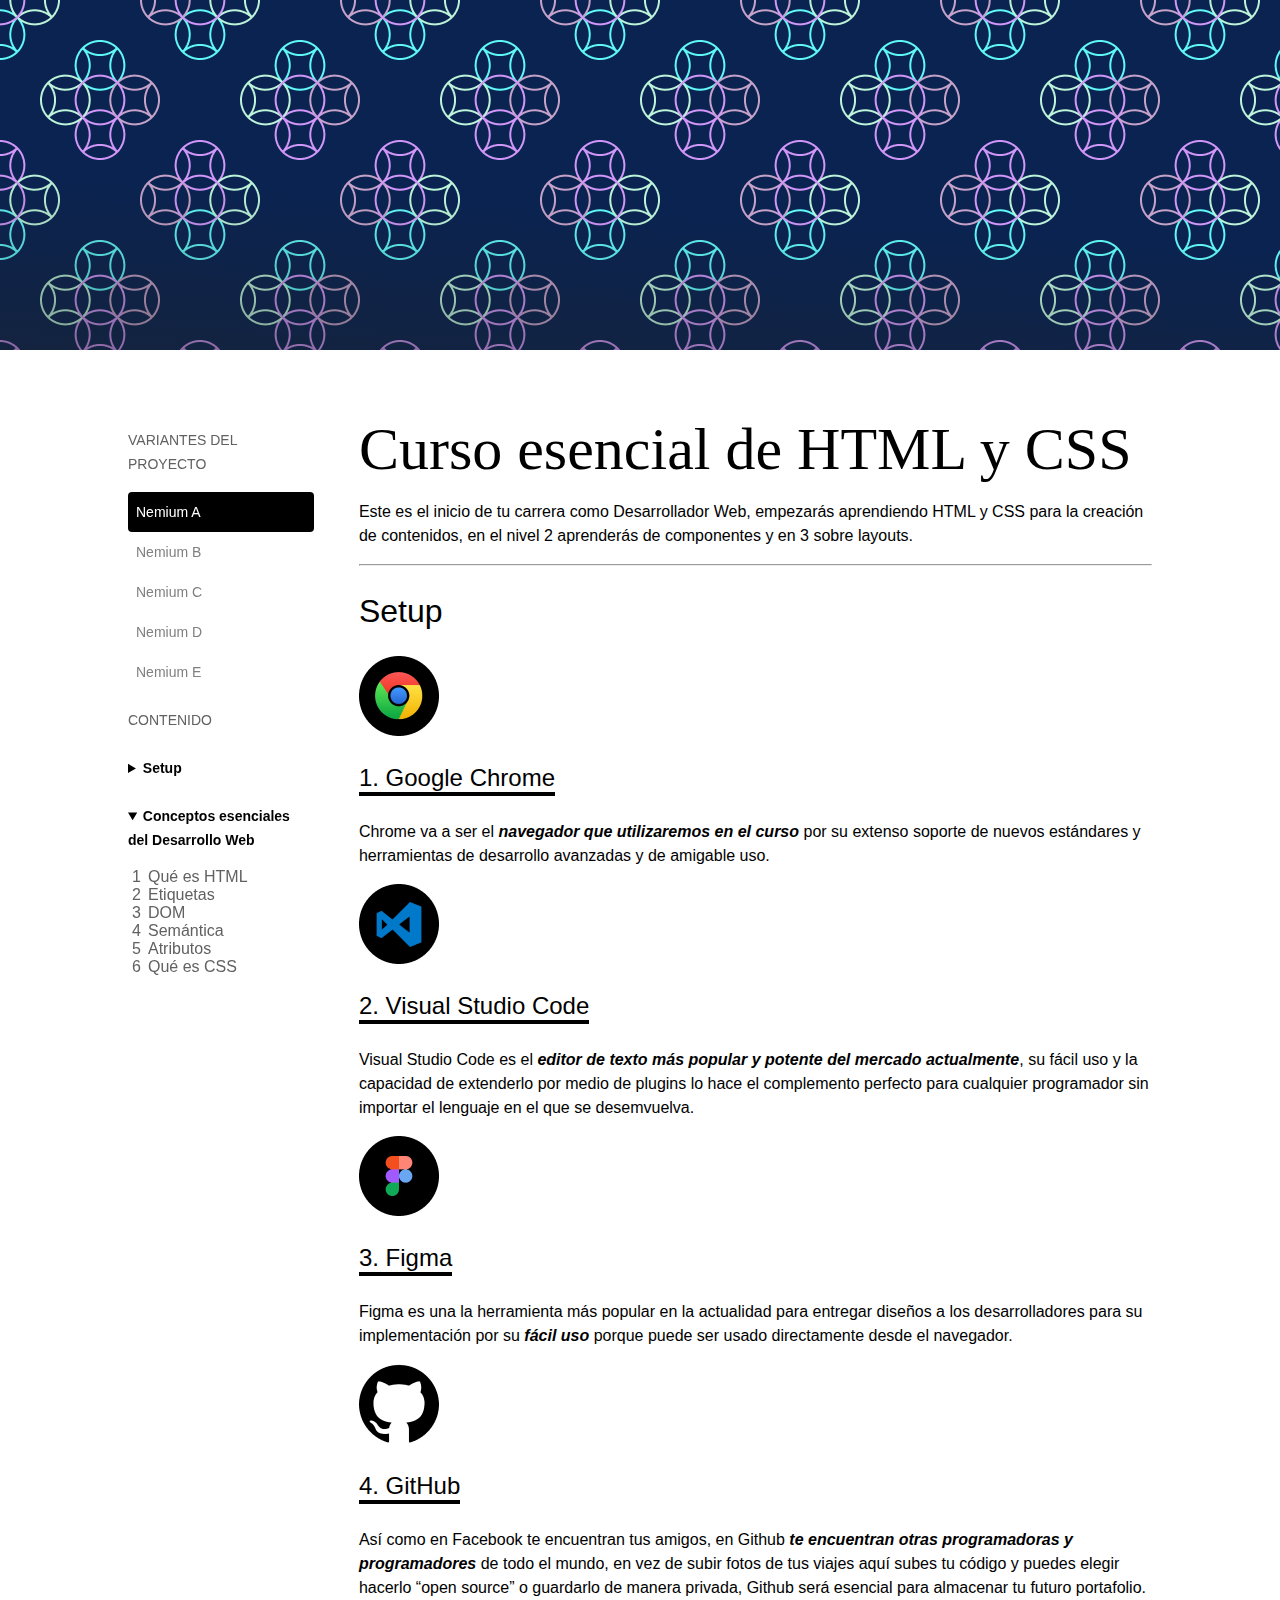
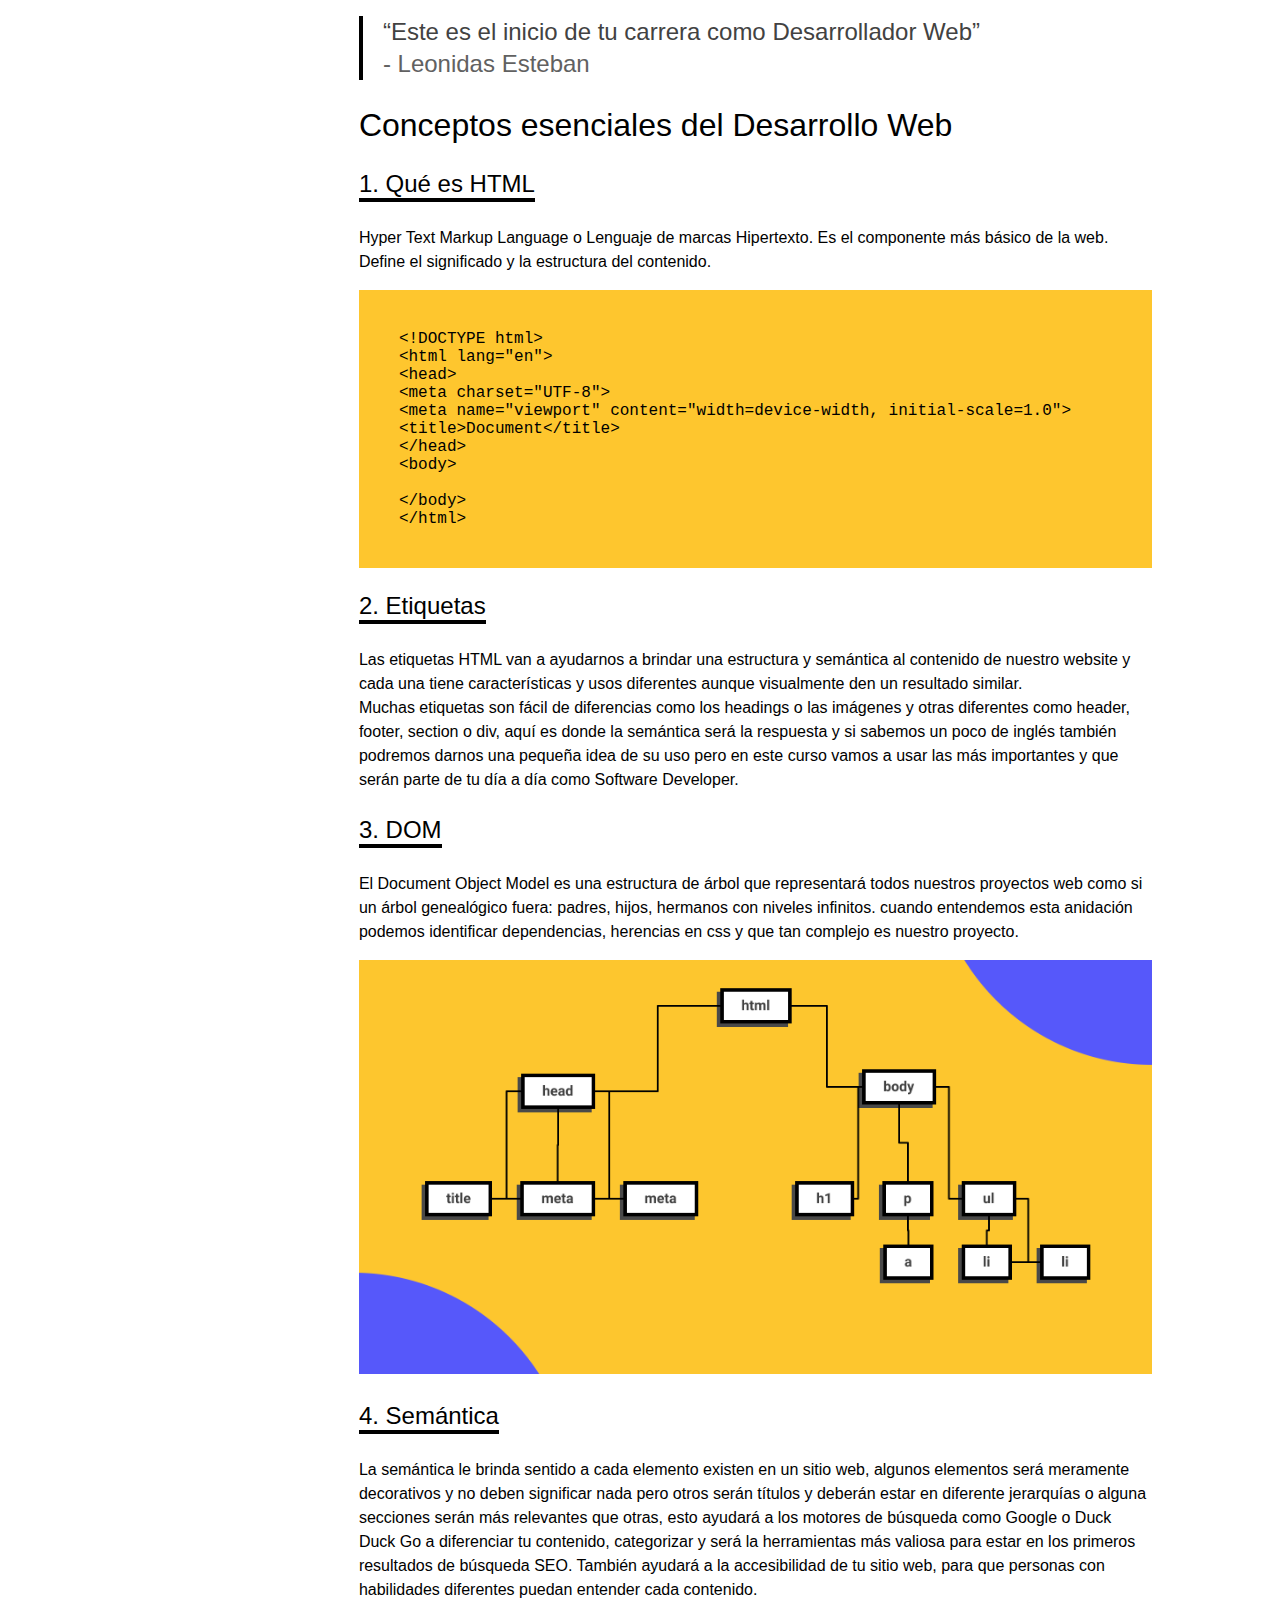
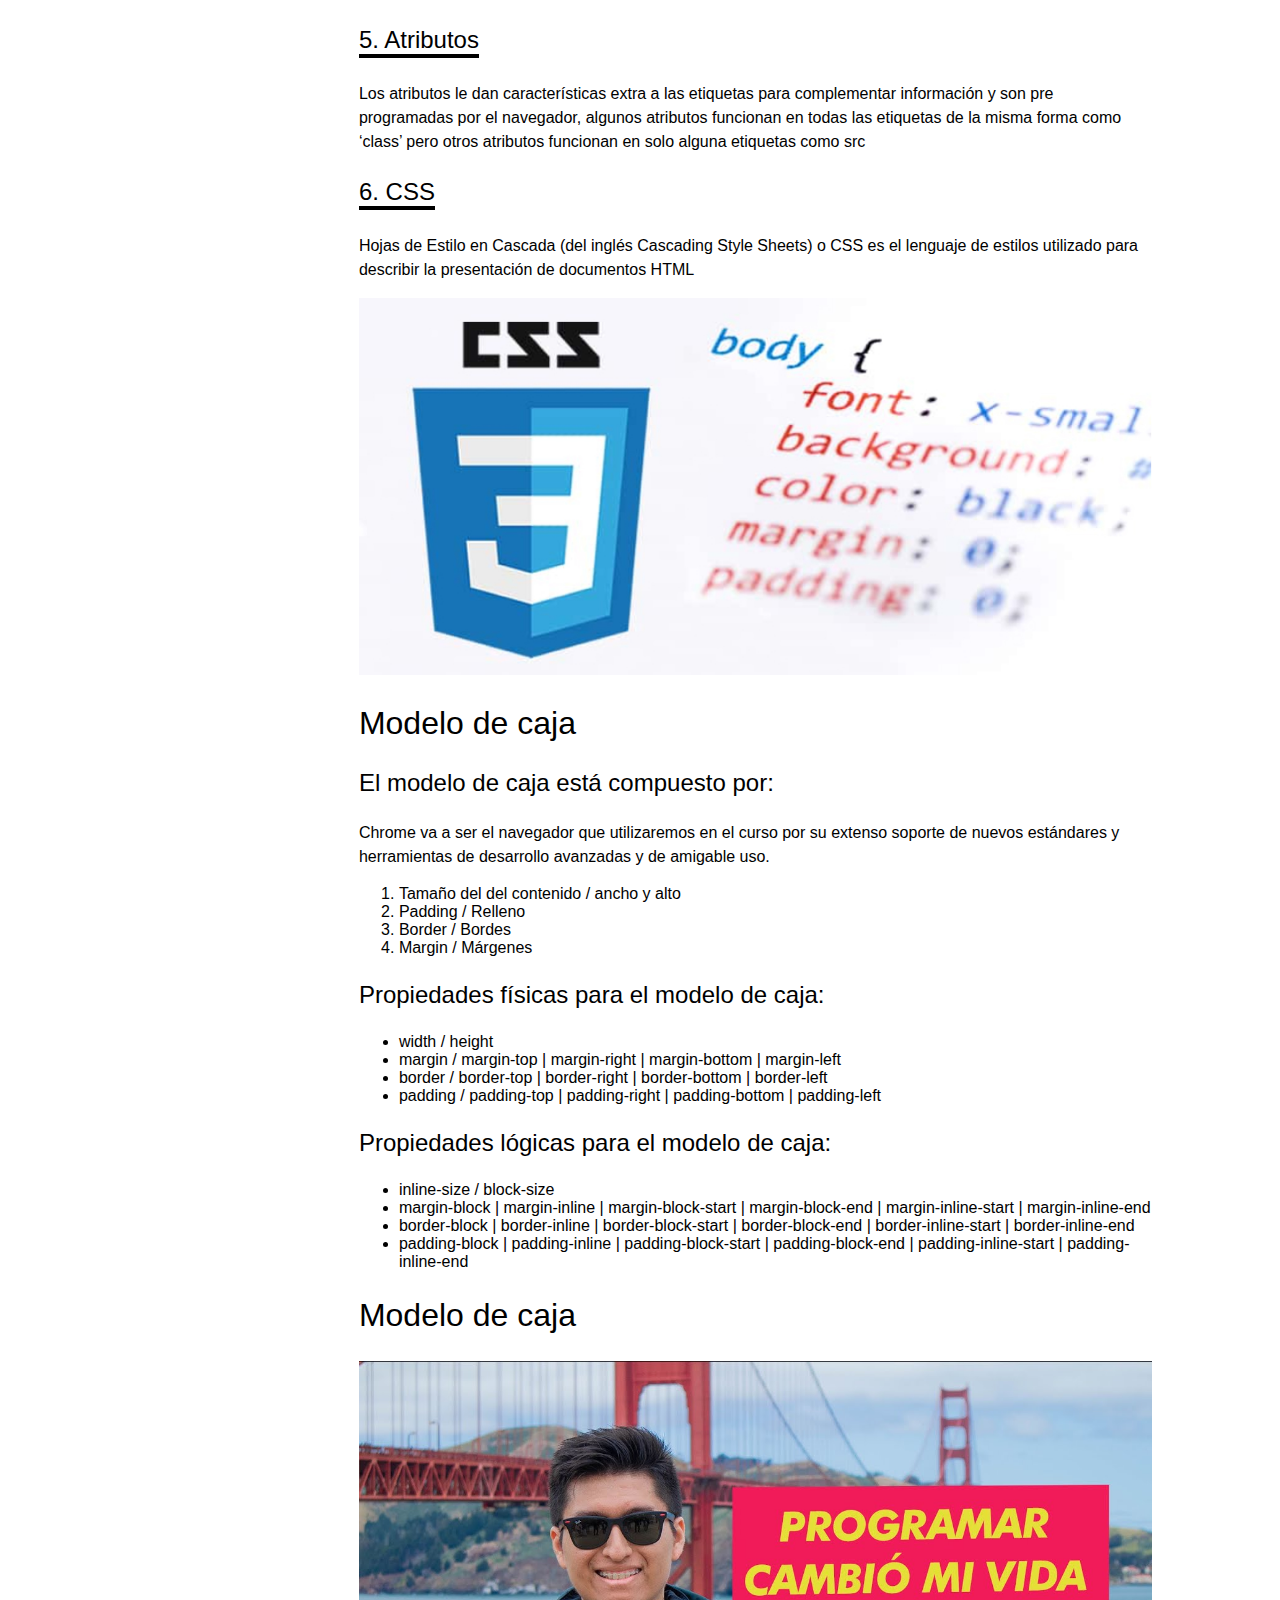
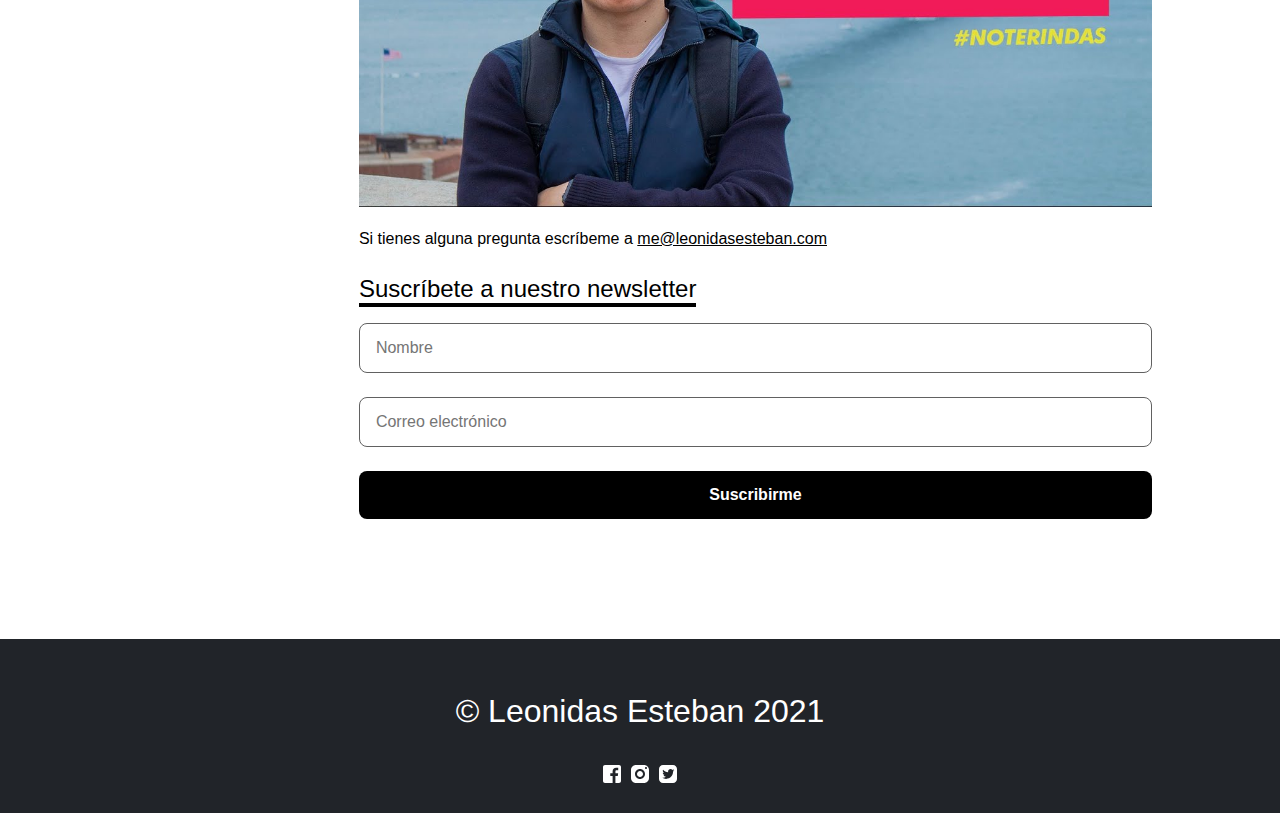
<file: index.html>
<!DOCTYPE html>
<html lang="es">
  <head>
    <meta charset="UTF-8" />
    <meta http-equiv="X-UA-Compatible" content="IE=edge" />
    <meta name="viewport" content="width=device-width, initial-scale=1.0" />
    <title>Nemium</title>
    <link rel="stylesheet" href="./assets/styles/styles.css" />
  </head>
  <body class="nemium-a">
    <header class="header"></header>

    <div class="wrapper">
      <aside class="aside">
        <nav class="aside-navbar">
          <div class="themes-container">
            <p class="aside-title">Variantes del proyecto</p>
            <ul class="theme-list">
              <li><a class="active" href="./index.html">Nemium A</a></li>
              <li><a href="./public/containerB.html">Nemium B</a></li>
              <li><a href="./public/containerC.html">Nemium C</a></li>
              <li><a href="./public/containerD.html">Nemium D</a></li>
              <li><a href="./public/containerE.html">Nemium E</a></li>
            </ul>
          </div>

          <p class="aside-title">CONTENIDO</p>
          <details class="dropdown">
            <summary>Setup</summary>
            <ol>
              <li><a href="#chrome">Google Chrome</a></li>
              <li><a href="#vs-code">Visual Studio Code</a></li>
              <li><a href="#figma">Figma</a></li>
              <li><a href="#github">GitHub</a></li>
            </ol>
          </details>

          <details class="dropdown" open>
            <summary>Conceptos esenciales del Desarrollo Web</summary>
            <ol>
              <li><a href="#html">Qué es HTML</a></li>
              <li><a href="#tags">Etiquetas</a></li>
              <li><a href="#dom">DOM</a></li>
              <li><a href="#semantic">Semántica</a></li>
              <li><a href="#attributes">Atributos</a></li>
              <li><a href="#css">Qué es CSS</a></li>
            </ol>
          </details>
        </nav>
      </aside>

      <main class="main-content">
        <h1>Curso esencial de HTML y CSS</h1>
        <p>
          Este es el inicio de tu carrera como Desarrollador Web, empezarás
          aprendiendo HTML y CSS para la creación de contenidos, en el nivel 2
          aprenderás de componentes y en 3 sobre layouts.
        </p>

        <hr class="divider" />

        <section>
          <h2>Setup</h2>

          <img
            id="chrome"
            src="./assets/images/chrome-black.png"
            alt="Chrome Logo"
          />
          <h3>1. Google Chrome</h3>
          <p>
            Chrome va a ser el
            <i><b>navegador que utilizaremos en el curso</b></i>
            por su extenso soporte de nuevos estándares y herramientas de
            desarrollo avanzadas y de amigable uso.
          </p>

          <img
            id="vs-code"
            src="./assets/images/vs-code-black.png"
            alt="Visual Studio Code Logo"
          />
          <h3>2. Visual Studio Code</h3>
          <p>
            Visual Studio Code es el
            <i
              ><b
                >editor de texto más popular y potente del mercado
                actualmente</b
              ></i
            >, su fácil uso y la capacidad de extenderlo por medio de plugins lo
            hace el complemento perfecto para cualquier programador sin importar
            el lenguaje en el que se desemvuelva.
          </p>

          <img
            id="figma"
            src="./assets/images/figma-black.png"
            alt="Figma Logo"
          />
          <h3>3. Figma</h3>
          <p>
            Figma es una la herramienta más popular en la actualidad para
            entregar diseños a los desarrolladores para su implementación por su
            <b><i>fácil uso</i></b> porque puede ser usado directamente desde el
            navegador.
          </p>

          <img
            id="github"
            src="./assets/images/github-black.png"
            alt="Github Logo"
          />
          <h3>4. GitHub</h3>
          <p>
            Así como en Facebook te encuentran tus amigos, en Github
            <i><b>te encuentran otras programadoras y programadores</b></i> de
            todo el mundo, en vez de subir fotos de tus viajes aquí subes tu
            código y puedes elegir hacerlo “open source” o guardarlo de manera
            privada, Github será esencial para almacenar tu futuro portafolio.
          </p>

          <blockquote>
            <span
              >“Este es el inicio de tu carrera como Desarrollador Web”</span
            >
            <span>- Leonidas Esteban</span>
          </blockquote>
        </section>

        <section>
          <h2>Conceptos esenciales del Desarrollo Web</h2>
          <h3 id="html">1. Qué es HTML</h3>
          <p>
            Hyper Text Markup Language o Lenguaje de marcas Hipertexto. Es el
            componente más básico de la web. Define el significado y la
            estructura del contenido.
          </p>
          <pre>
&lt;!DOCTYPE html&gt;
&lt;html lang=&quot;en&quot;&gt;
&lt;head&gt;
&lt;meta charset=&quot;UTF-8&quot;&gt;
&lt;meta name=&quot;viewport&quot; content=&quot;width=device-width, initial-scale=1.0&quot;&gt;
&lt;title&gt;Document&lt;/title&gt;
&lt;/head&gt;
&lt;body&gt;

&lt;/body&gt;
&lt;/html&gt;
</pre
          >

          <h3 id="tags">2. Etiquetas</h3>
          <p>
            Las etiquetas HTML van a ayudarnos a brindar una estructura y
            semántica al contenido de nuestro website y cada una tiene
            características y usos diferentes aunque visualmente den un
            resultado similar.
            <br />
            Muchas etiquetas son fácil de diferencias como los headings o las
            imágenes y otras diferentes como header, footer, section o div, aquí
            es donde la semántica será la respuesta y si sabemos un poco de
            inglés también podremos darnos una pequeña idea de su uso pero en
            este curso vamos a usar las más importantes y que serán parte de tu
            día a día como Software Developer.
          </p>

          <h3 id="dom">3. DOM</h3>
          <p>
            El Document Object Model es una estructura de árbol que representará
            todos nuestros proyectos web como si un árbol genealógico fuera:
            padres, hijos, hermanos con niveles infinitos. cuando entendemos
            esta anidación podemos identificar dependencias, herencias en css y
            que tan complejo es nuestro proyecto.
          </p>
          <img width="100%" src="./assets/images/dom-black.jpg" alt="DOM" />

          <h3 id="semantic">4. Semántica</h3>
          <p>
            La semántica le brinda sentido a cada elemento existen en un sitio
            web, algunos elementos será meramente decorativos y no deben
            significar nada pero otros serán títulos y deberán estar en
            diferente jerarquías o alguna secciones serán más relevantes que
            otras, esto ayudará a los motores de búsqueda como Google o Duck
            Duck Go a diferenciar tu contenido, categorizar y será la
            herramientas más valiosa para estar en los primeros resultados de
            búsqueda SEO. También ayudará a la accesibilidad de tu sitio web,
            para que personas con habilidades diferentes puedan entender cada
            contenido.
          </p>

          <h3 id="attributes">5. Atributos</h3>
          <p>
            Los atributos le dan características extra a las etiquetas para
            complementar información y son pre programadas por el navegador,
            algunos atributos funcionan en todas las etiquetas de la misma forma
            como ‘class’ pero otros atributos funcionan en solo alguna etiquetas
            como src
          </p>

          <h3 id="css">6. CSS</h3>
          <p>
            Hojas de Estilo en Cascada (del inglés Cascading Style Sheets) o CSS
            es el lenguaje de estilos utilizado para describir la presentación
            de documentos HTML
          </p>
          <img width="100%" src="./assets/images/css-black.jpg" alt="CSS" />
        </section>

        <section class="box-model-section">
          <h2>Modelo de caja</h2>
          <h3>El modelo de caja está compuesto por:</h3>
          <p>
            Chrome va a ser el navegador que utilizaremos en el curso por su
            extenso soporte de nuevos estándares y herramientas de desarrollo
            avanzadas y de amigable uso.
          </p>
          <ol>
            <li>Tamaño del del contenido / ancho y alto</li>
            <li>Padding / Relleno</li>
            <li>Border / Bordes</li>
            <li>Margin / Márgenes</li>
          </ol>
          <h3>Propiedades físicas para el modelo de caja:</h3>
          <ul>
            <li>width / height</li>
            <li>
              margin / margin-top | margin-right | margin-bottom | margin-left
            </li>
            <li>
              border / border-top | border-right | border-bottom | border-left
            </li>
            <li>
              padding / padding-top | padding-right | padding-bottom |
              padding-left
            </li>
          </ul>
          <h3>Propiedades lógicas para el modelo de caja:</h3>
          <ul>
            <li>inline-size / block-size</li>
            <li>
              margin-block | margin-inline | margin-block-start |
              margin-block-end | margin-inline-start | margin-inline-end
            </li>
            <li>
              border-block | border-inline | border-block-start |
              border-block-end | border-inline-start | border-inline-end
            </li>
            <li>
              padding-block | padding-inline | padding-block-start |
              padding-block-end | padding-inline-start | padding-inline-end
            </li>
          </ul>
        </section>

        <section>
          <h2>Modelo de caja</h2>
          <img width="100%" src="./assets/images/dev.jpg" alt="CSS" />
          <p>
            Si tienes alguna pregunta escríbeme a
            <a class="email-link" href="mailto:me@leonidasesteban.com"
              >me@leonidasesteban.com</a
            >
          </p>

          <form id="form" class="form" action="#form" method="GET">
            <h3 class="form__title">Suscríbete a nuestro newsletter</h3>
            <input
              class="form__input"
              name="fullname"
              type="text"
              placeholder="Nombre"
              required
            />
            <input
              class="form__input"
              name="email"
              type="email"
              placeholder="Correo electrónico"
              required
            />
            <input class="btn" type="submit" value="Suscribirme" />
          </form>
        </section>
      </main>
    </div>

    <footer class="footer">
      <p class="footer__title">&copy; Leonidas Esteban 2021</p>
      <div class="footer__links">
        <a href="#"
          ><img src="./assets/icons/facebook.svg" alt="facebook logo"
        /></a>
        <a href="#"
          ><img src="./assets/icons/instagram.svg" alt="instagram logo"
        /></a>
        <a href="#"
          ><img src="./assets/icons/twitter.svg" alt="twitter logo"
        /></a>
      </div>
    </footer>
  </body>
</html>
</file>
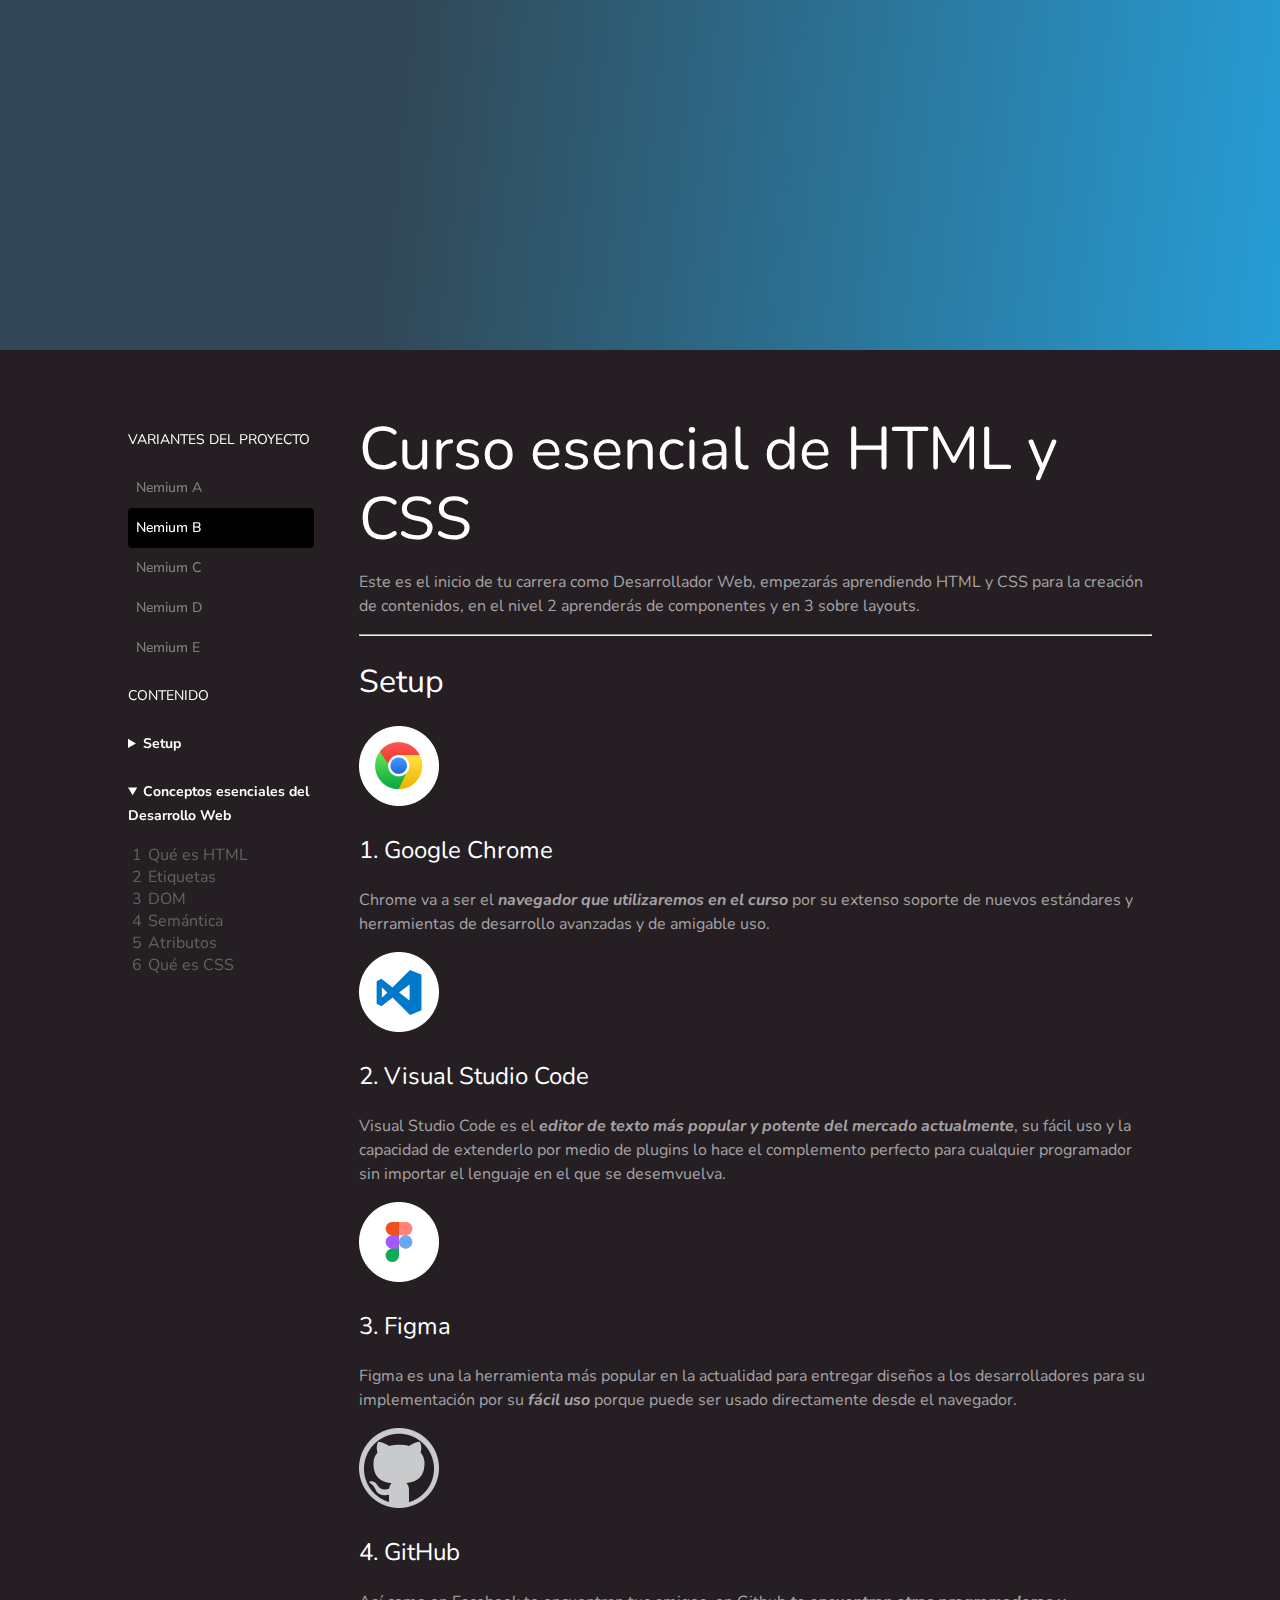
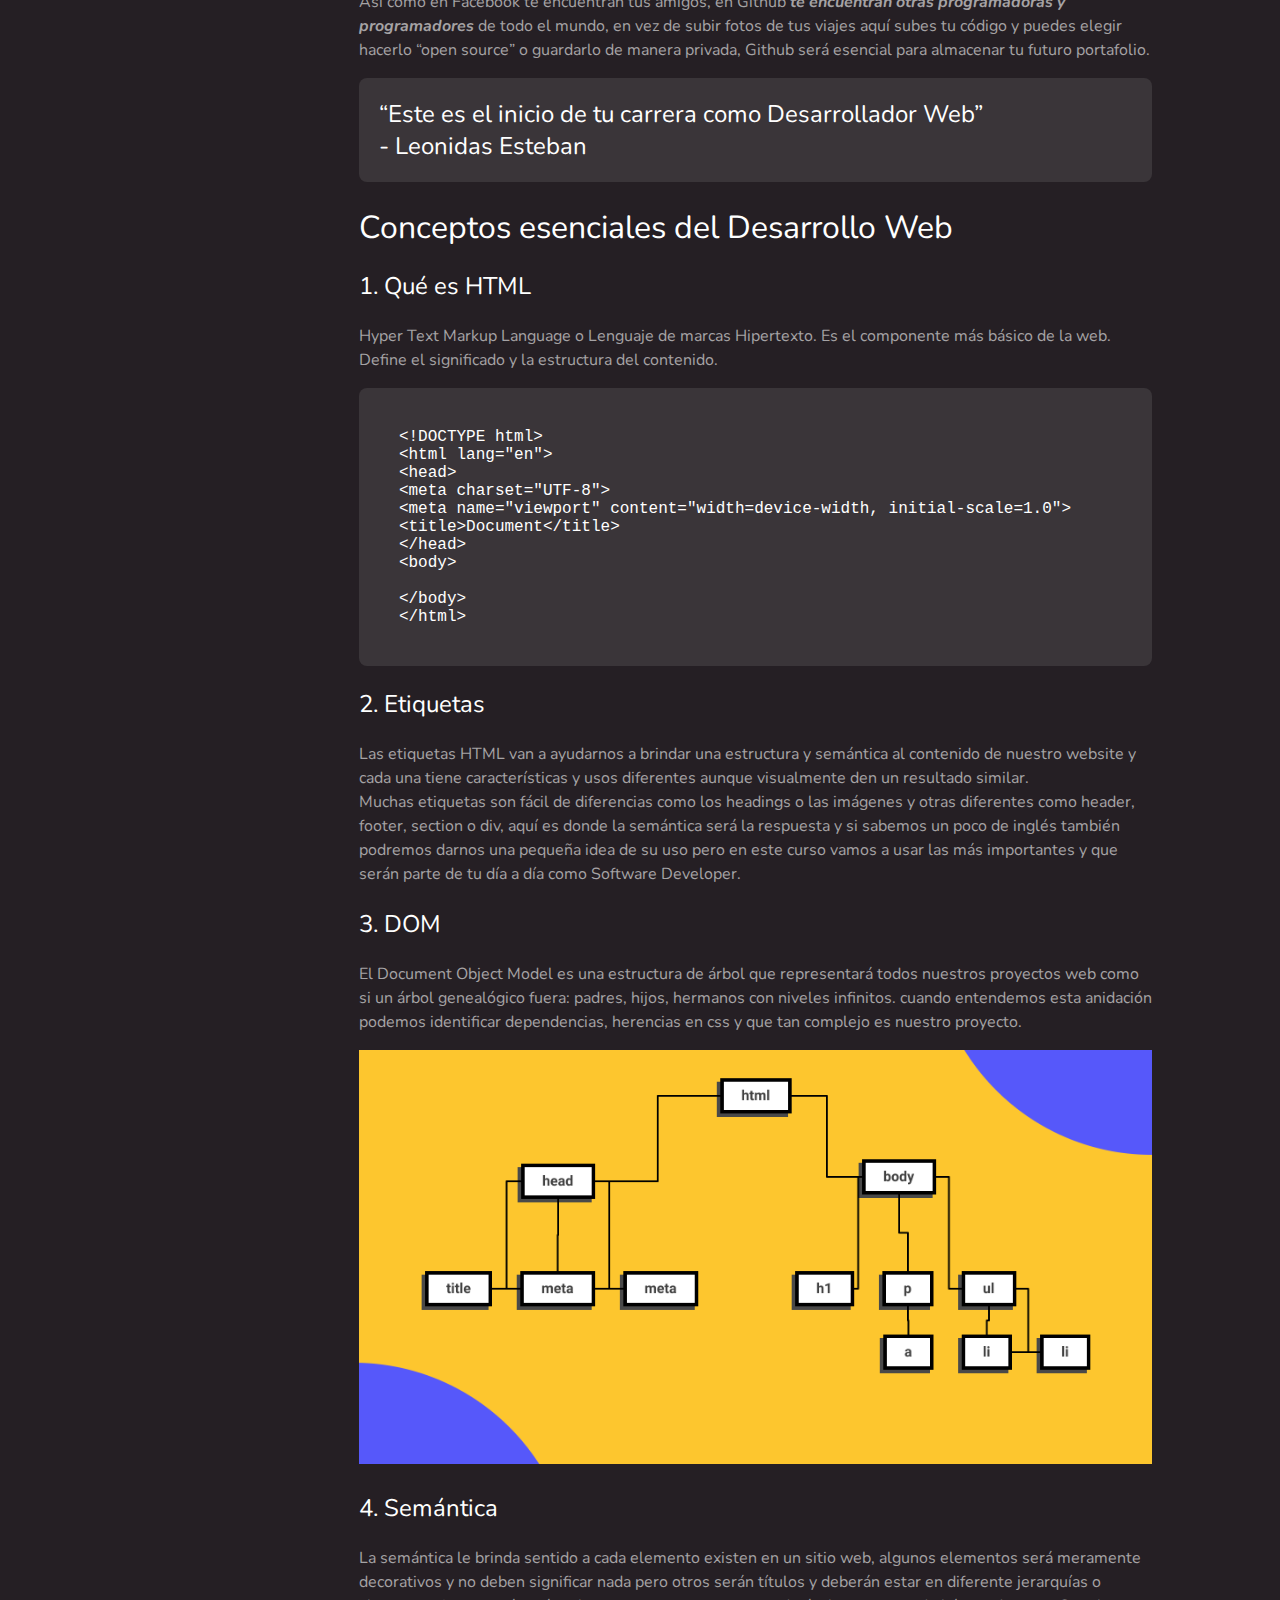
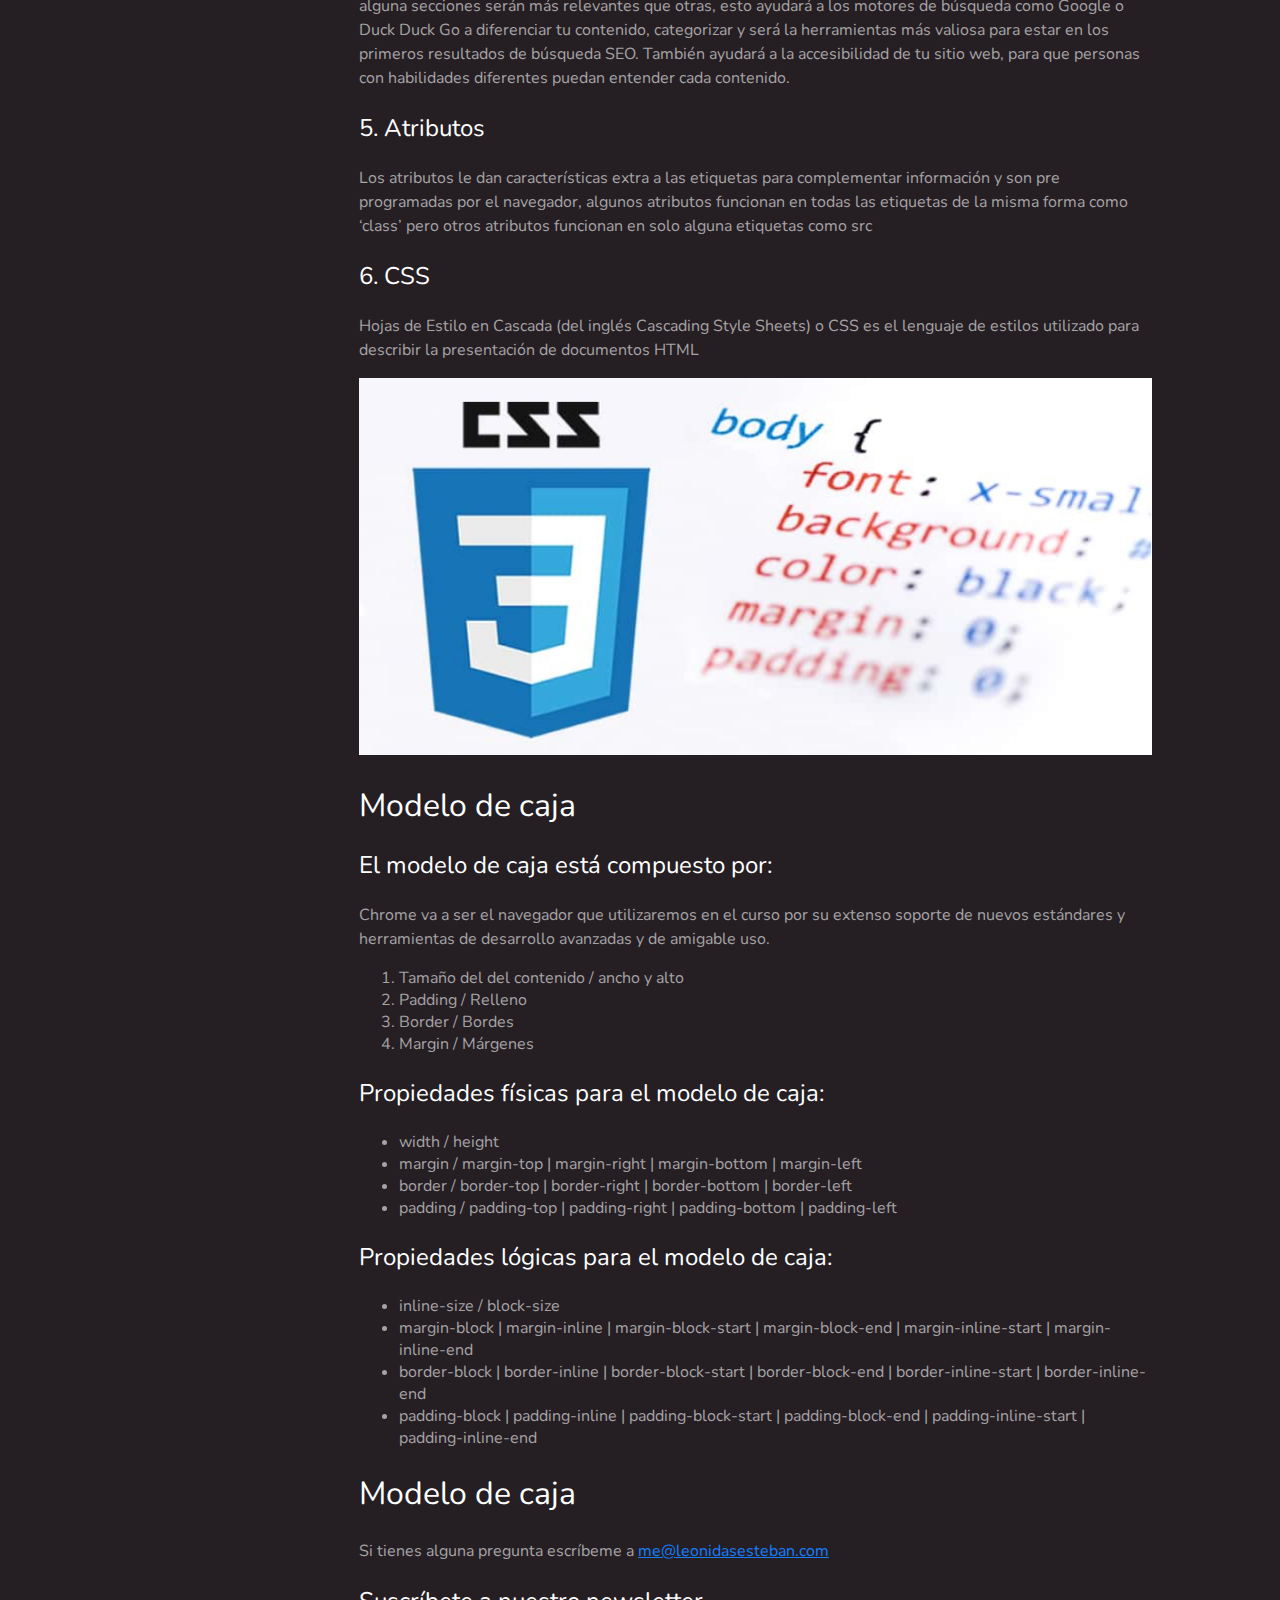
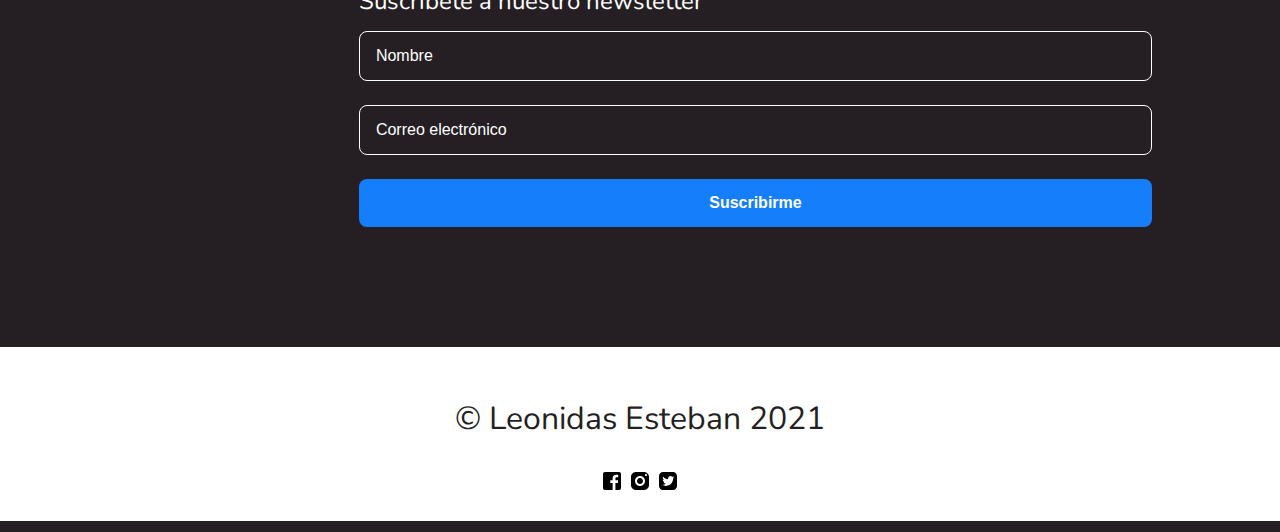
<file: nemium-b.html>
<!DOCTYPE html>
<html lang="en">
  <head>
    <meta charset="UTF-8" />
    <meta http-equiv="X-UA-Compatible" content="IE=edge" />
    <meta name="viewport" content="width=device-width, initial-scale=1.0" />
    <title>Nemium</title>
    <link rel="stylesheet" href="./nemium-b.css" />
  </head>
  <body>
    <header class="header"></header>

    <div class="wrapper">
      <aside class="aside">
        <nav class="aside-navbar">
          <div class="themes-container">
            <p class="aside-title">Variantes del proyecto</p>
            <ul class="theme-list">
              <li><a href="/index.html">Nemium A</a></li>
              <li><a class="active" href="/nemium-b.html">Nemium B</a></li>
              <li><a href="/nemium-c.html">Nemium C</a></li>
              <li><a href="/nemium-d.html">Nemium D</a></li>
              <li><a href="/nemium-e.html">Nemium E</a></li>
            </ul>
          </div>

          <p class="aside-title">CONTENIDO</p>
          <details class="dropdown">
            <summary>Setup</summary>
            <ol>
              <li><a href="#chrome">Google Chrome</a></li>
              <li><a href="#vs-code">Visual Studio Code</a></li>
              <li><a href="#figma">Figma</a></li>
              <li><a href="#github">GitHub</a></li>
            </ol>
          </details>

          <details class="dropdown" open>
            <summary>Conceptos esenciales del Desarrollo Web</summary>
            <ol>
              <li><a href="#html">Qué es HTML</a></li>
              <li><a href="#tags">Etiquetas</a></li>
              <li><a href="#dom">DOM</a></li>
              <li><a href="#semantic">Semántica</a></li>
              <li><a href="#attributes">Atributos</a></li>
              <li><a href="#css">Qué es CSS</a></li>
            </ol>
          </details>
        </nav>
      </aside>

      <main class="main-content">
        <h1>Curso esencial de HTML y CSS</h1>
        <p>
          Este es el inicio de tu carrera como Desarrollador Web, empezarás
          aprendiendo HTML y CSS para la creación de contenidos, en el nivel 2
          aprenderás de componentes y en 3 sobre layouts.
        </p>

        <hr class="divider" />

        <section>
          <h2>Setup</h2>

          <img
            id="chrome"
            src="./assets/images/chrome-white.png"
            alt="Chrome Logo"
          />
          <h3>1. Google Chrome</h3>
          <p>
            Chrome va a ser el
            <i><b>navegador que utilizaremos en el curso</b></i>
            por su extenso soporte de nuevos estándares y herramientas de
            desarrollo avanzadas y de amigable uso.
          </p>

          <img
            id="vs-code"
            src="./assets/images/vs-code-white.png"
            alt="Visual Studio Code Logo"
          />
          <h3>2. Visual Studio Code</h3>
          <p>
            Visual Studio Code es el
            <i
              ><b
                >editor de texto más popular y potente del mercado
                actualmente</b
              ></i
            >, su fácil uso y la capacidad de extenderlo por medio de plugins lo
            hace el complemento perfecto para cualquier programador sin importar
            el lenguaje en el que se desemvuelva.
          </p>

          <img
            id="figma"
            src="./assets/images/figma-white.png"
            alt="Figma Logo"
          />
          <h3>3. Figma</h3>
          <p>
            Figma es una la herramienta más popular en la actualidad para
            entregar diseños a los desarrolladores para su implementación por su
            <b><i>fácil uso</i></b> porque puede ser usado directamente desde el
            navegador.
          </p>

          <img
            id="github"
            src="./assets/images/github-white.png"
            alt="Github Logo"
          />
          <h3>4. GitHub</h3>
          <p>
            Así como en Facebook te encuentran tus amigos, en Github
            <i><b>te encuentran otras programadoras y programadores</b></i> de
            todo el mundo, en vez de subir fotos de tus viajes aquí subes tu
            código y puedes elegir hacerlo “open source” o guardarlo de manera
            privada, Github será esencial para almacenar tu futuro portafolio.
          </p>

          <blockquote>
            <span
              >“Este es el inicio de tu carrera como Desarrollador Web”</span
            >
            <span>- Leonidas Esteban</span>
          </blockquote>
        </section>

        <section>
          <h2>Conceptos esenciales del Desarrollo Web</h2>
          <h3 id="html">1. Qué es HTML</h3>
          <p>
            Hyper Text Markup Language o Lenguaje de marcas Hipertexto. Es el
            componente más básico de la web. Define el significado y la
            estructura del contenido.
          </p>
          <pre>
&lt;!DOCTYPE html&gt;
&lt;html lang=&quot;en&quot;&gt;
&lt;head&gt;
&lt;meta charset=&quot;UTF-8&quot;&gt;
&lt;meta name=&quot;viewport&quot; content=&quot;width=device-width, initial-scale=1.0&quot;&gt;
&lt;title&gt;Document&lt;/title&gt;
&lt;/head&gt;
&lt;body&gt;

&lt;/body&gt;
&lt;/html&gt;
</pre
          >

          <h3 id="tags">2. Etiquetas</h3>
          <p>
            Las etiquetas HTML van a ayudarnos a brindar una estructura y
            semántica al contenido de nuestro website y cada una tiene
            características y usos diferentes aunque visualmente den un
            resultado similar.
            <br />
            Muchas etiquetas son fácil de diferencias como los headings o las
            imágenes y otras diferentes como header, footer, section o div, aquí
            es donde la semántica será la respuesta y si sabemos un poco de
            inglés también podremos darnos una pequeña idea de su uso pero en
            este curso vamos a usar las más importantes y que serán parte de tu
            día a día como Software Developer.
          </p>

          <h3 id="dom">3. DOM</h3>
          <p>
            El Document Object Model es una estructura de árbol que representará
            todos nuestros proyectos web como si un árbol genealógico fuera:
            padres, hijos, hermanos con niveles infinitos. cuando entendemos
            esta anidación podemos identificar dependencias, herencias en css y
            que tan complejo es nuestro proyecto.
          </p>
          <img width="100%" src="./assets/images/dom-black.jpg" alt="DOM" />

          <h3 id="semantic">4. Semántica</h3>
          <p>
            La semántica le brinda sentido a cada elemento existen en un sitio
            web, algunos elementos será meramente decorativos y no deben
            significar nada pero otros serán títulos y deberán estar en
            diferente jerarquías o alguna secciones serán más relevantes que
            otras, esto ayudará a los motores de búsqueda como Google o Duck
            Duck Go a diferenciar tu contenido, categorizar y será la
            herramientas más valiosa para estar en los primeros resultados de
            búsqueda SEO. También ayudará a la accesibilidad de tu sitio web,
            para que personas con habilidades diferentes puedan entender cada
            contenido.
          </p>

          <h3 id="attributes">5. Atributos</h3>
          <p>
            Los atributos le dan características extra a las etiquetas para
            complementar información y son pre programadas por el navegador,
            algunos atributos funcionan en todas las etiquetas de la misma forma
            como ‘class’ pero otros atributos funcionan en solo alguna etiquetas
            como src
          </p>

          <h3 id="css">6. CSS</h3>
          <p>
            Hojas de Estilo en Cascada (del inglés Cascading Style Sheets) o CSS
            es el lenguaje de estilos utilizado para describir la presentación
            de documentos HTML
          </p>
          <img width="100%" src="./assets/images/css-black.jpg" alt="CSS" />
        </section>

        <section class="box-model-section">
          <h2>Modelo de caja</h2>
          <h3>El modelo de caja está compuesto por:</h3>
          <p>
            Chrome va a ser el navegador que utilizaremos en el curso por su
            extenso soporte de nuevos estándares y herramientas de desarrollo
            avanzadas y de amigable uso.
          </p>
          <ol>
            <li>Tamaño del del contenido / ancho y alto</li>
            <li>Padding / Relleno</li>
            <li>Border / Bordes</li>
            <li>Margin / Márgenes</li>
          </ol>
          <h3>Propiedades físicas para el modelo de caja:</h3>
          <ul>
            <li>width / height</li>
            <li>
              margin / margin-top | margin-right | margin-bottom | margin-left
            </li>
            <li>
              border / border-top | border-right | border-bottom | border-left
            </li>
            <li>
              padding / padding-top | padding-right | padding-bottom |
              padding-left
            </li>
          </ul>
          <h3>Propiedades lógicas para el modelo de caja:</h3>
          <ul>
            <li>inline-size / block-size</li>
            <li>
              margin-block | margin-inline | margin-block-start |
              margin-block-end | margin-inline-start | margin-inline-end
            </li>
            <li>
              border-block | border-inline | border-block-start |
              border-block-end | border-inline-start | border-inline-end
            </li>
            <li>
              padding-block | padding-inline | padding-block-start |
              padding-block-end | padding-inline-start | padding-inline-end
            </li>
          </ul>
        </section>

        <section>
          <h2>Modelo de caja</h2>
          <p>
            Si tienes alguna pregunta escríbeme a
            <a class="email-link" href="mailto:me@leonidasesteban.com"
              >me@leonidasesteban.com</a
            >
          </p>

          <form id="form" class="form" action="#form" method="GET">
            <h3 class="form__title">Suscríbete a nuestro newsletter</h3>
            <input
              class="form__input"
              name="fullname"
              type="text"
              placeholder="Nombre"
              required
            />
            <input
              class="form__input"
              name="email"
              type="email"
              placeholder="Correo electrónico"
              required
            />
            <input class="btn" type="submit" value="Suscribirme" />
          </form>
        </section>
      </main>
    </div>

    <footer class="footer">
      <p class="footer__title">&copy; Leonidas Esteban 2021</p>
      <div class="footer__links">
        <a href="#"
          ><img src="./assets/icons/facebook-black.svg" alt="facebook logo"
        /></a>
        <a href="#"
          ><img src="./assets/icons/instagram-black.svg" alt="instagram logo"
        /></a>
        <a href="#"
          ><img src="./assets/icons/twitter-black.svg" alt="twitter logo"
        /></a>
      </div>
    </footer>
  </body>
</html>
</file>
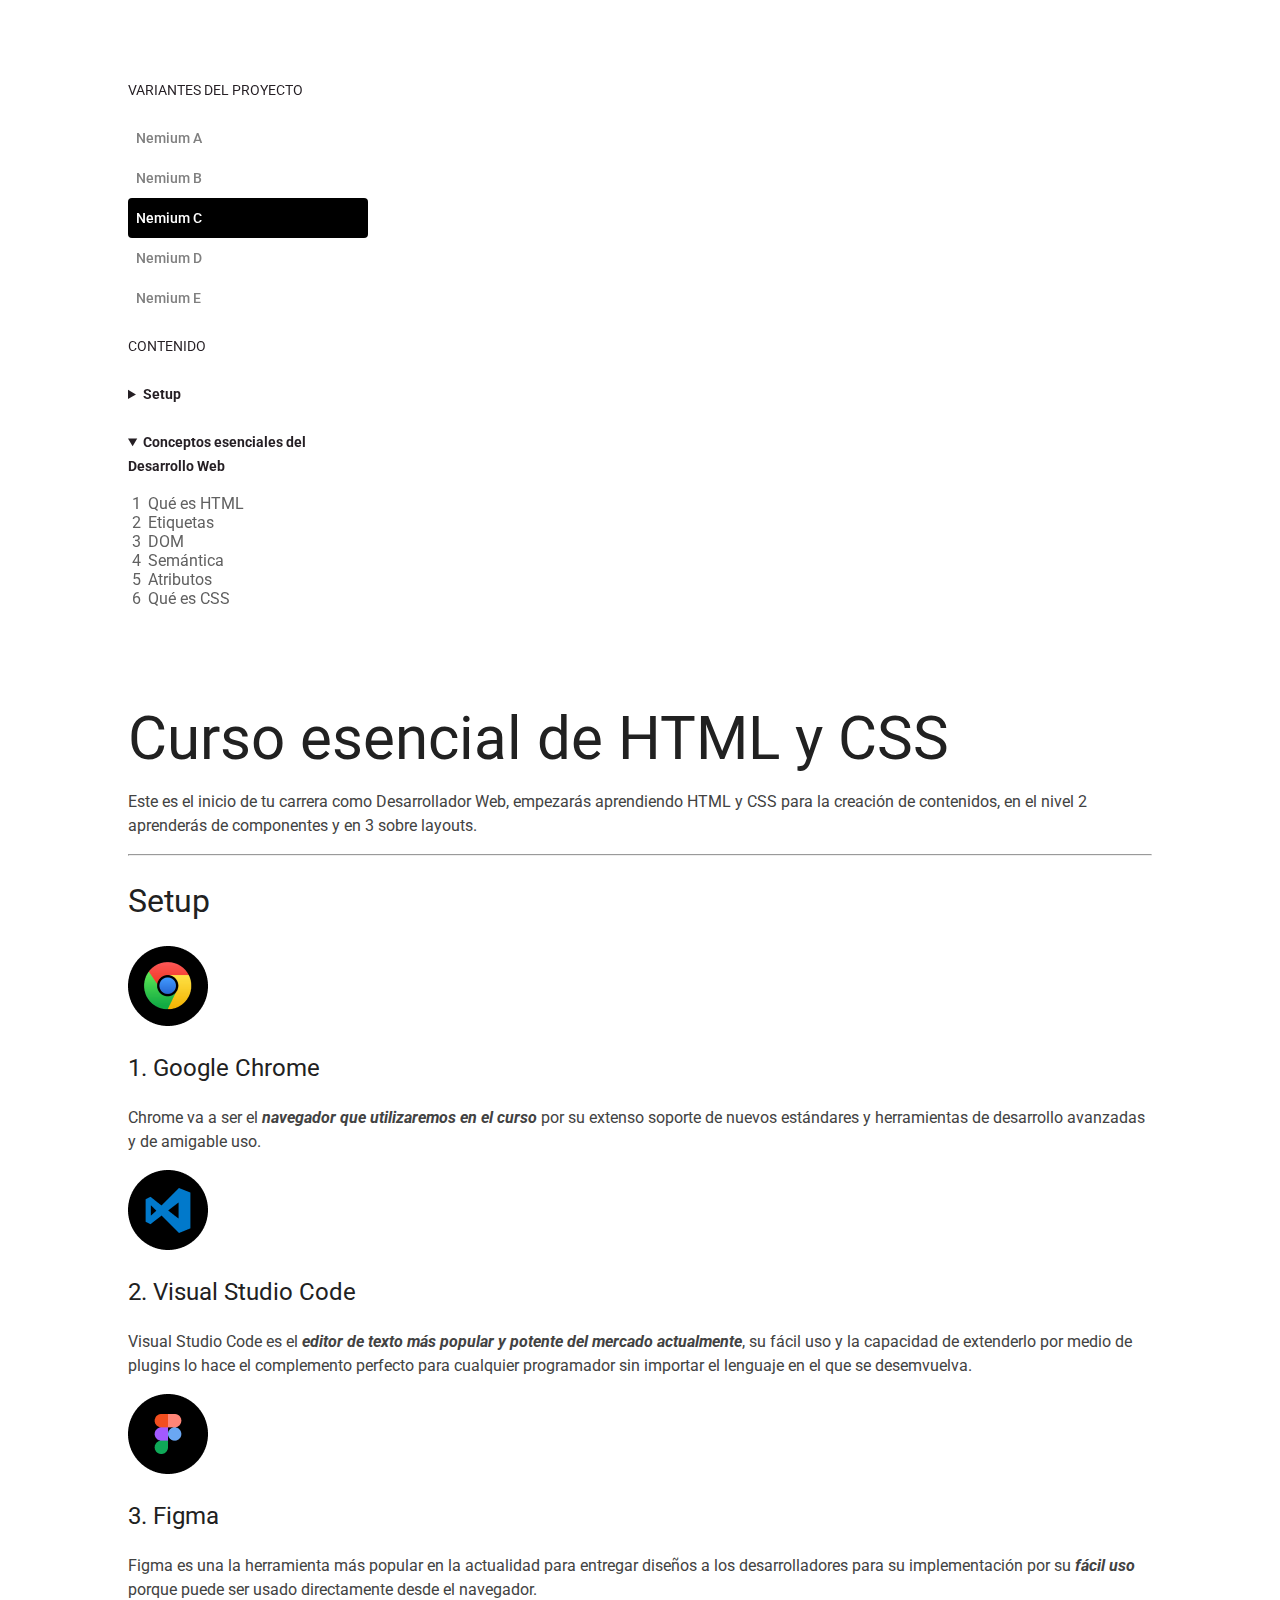
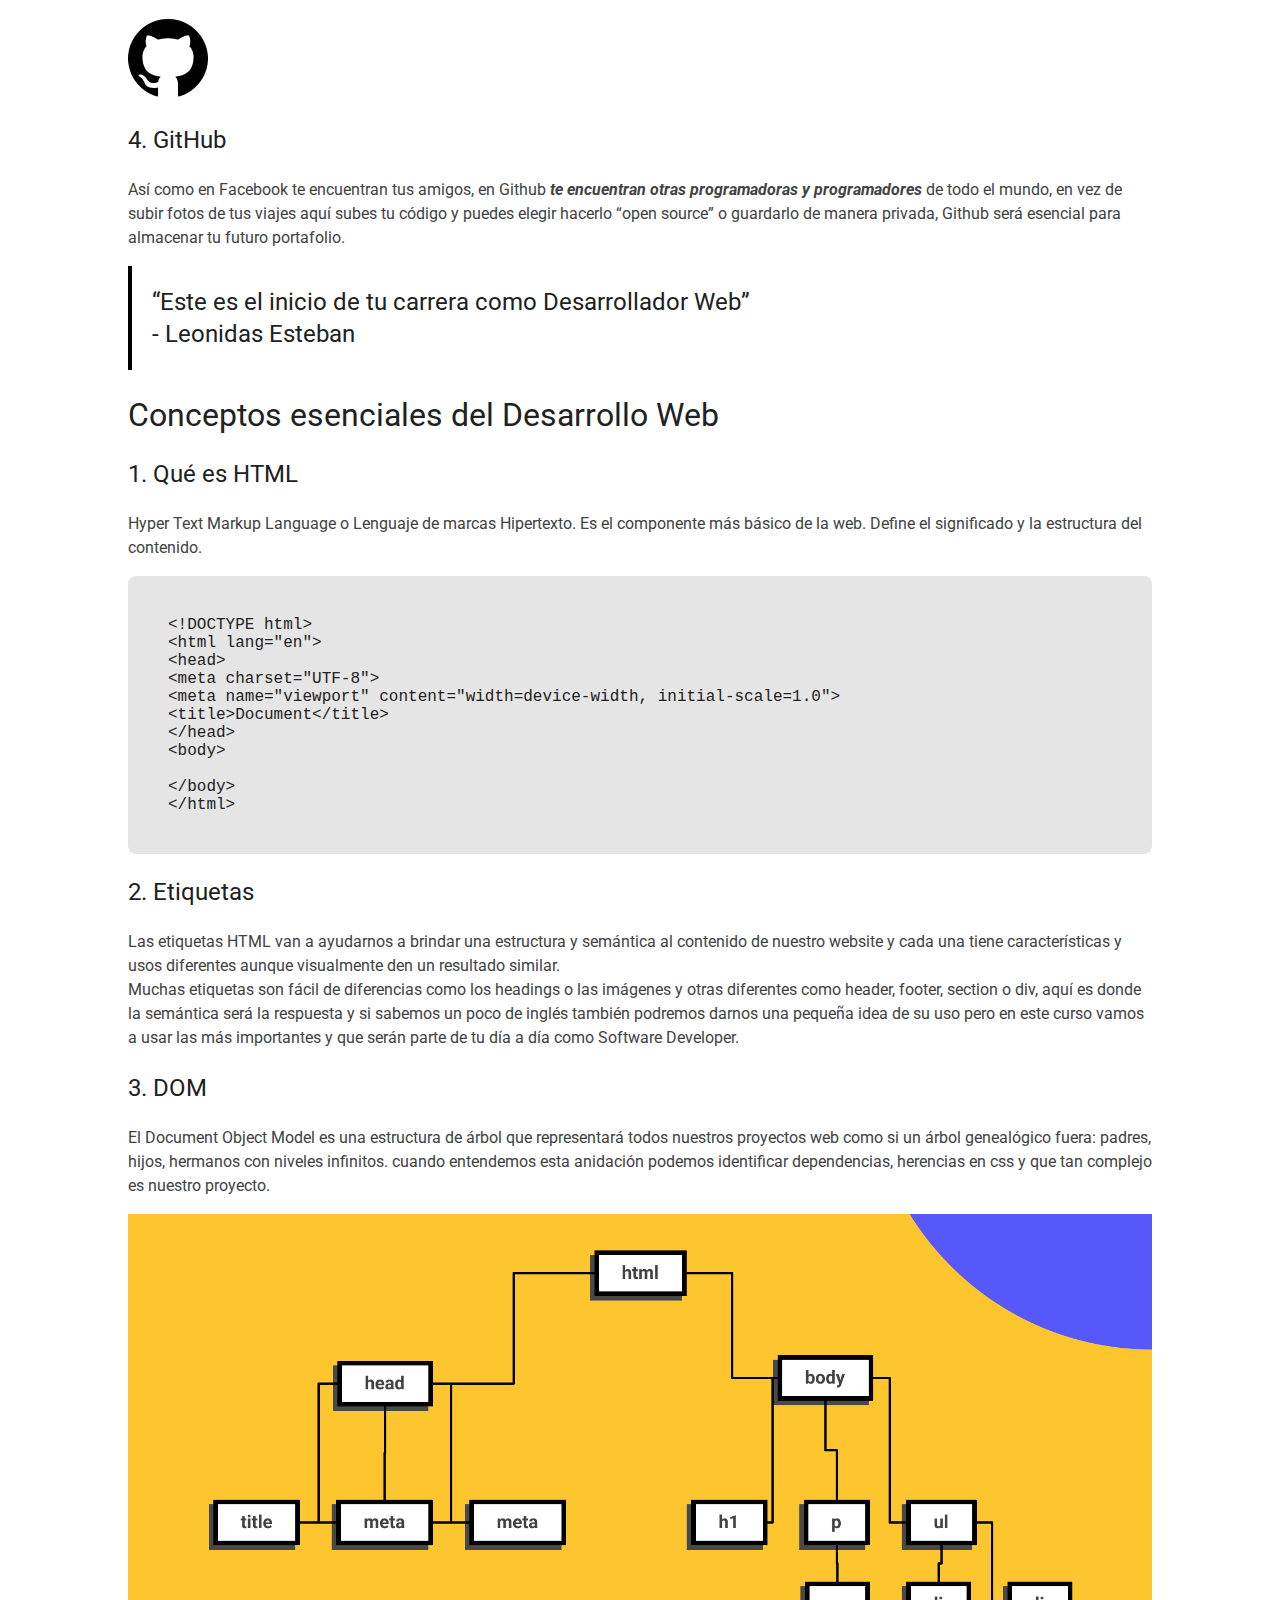
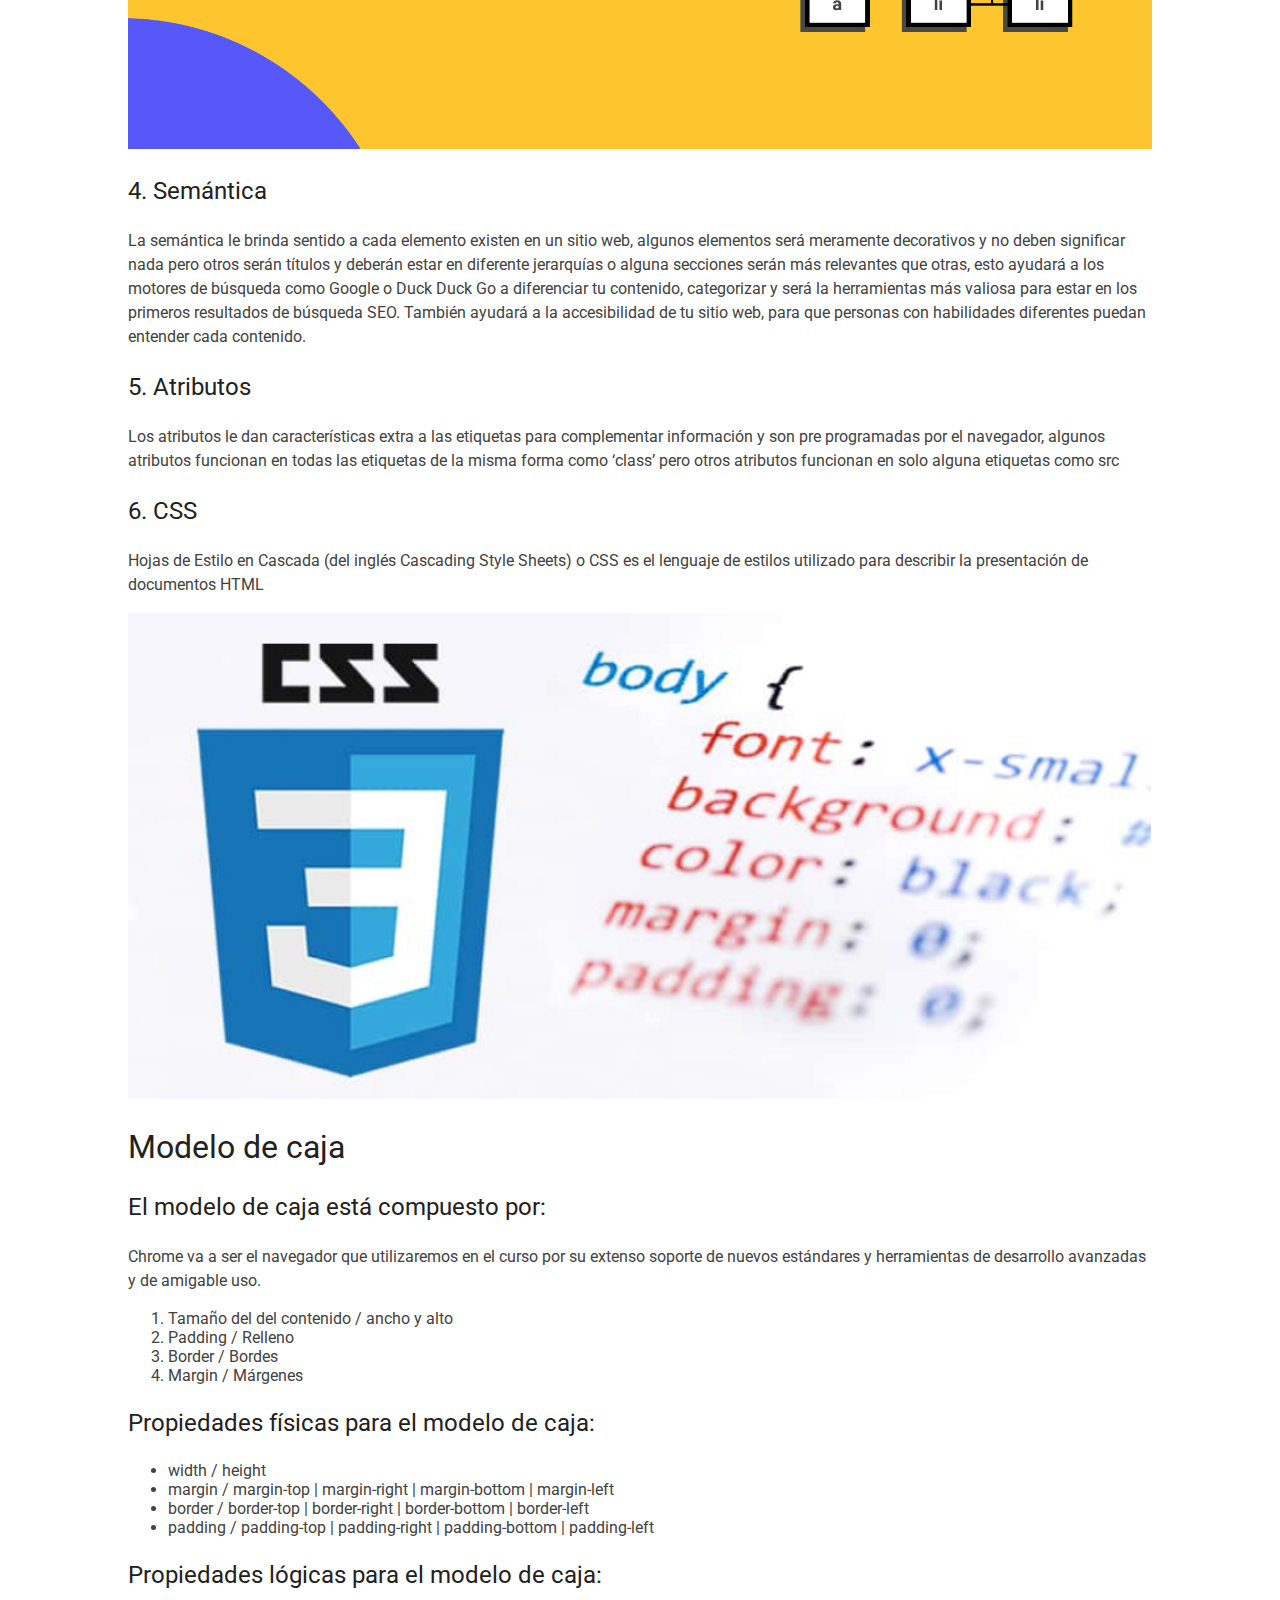
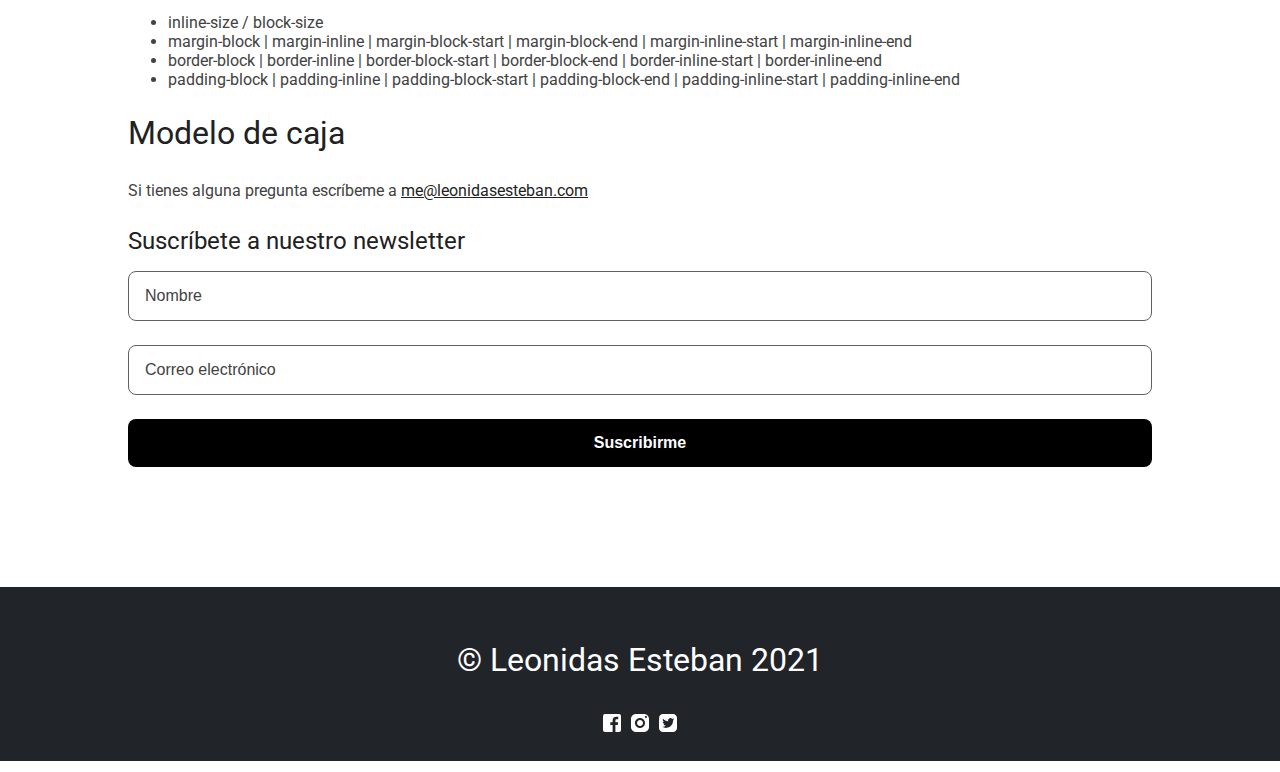
<file: nemium-c.html>
<!DOCTYPE html>
<html lang="en">
  <head>
    <meta charset="UTF-8" />
    <meta http-equiv="X-UA-Compatible" content="IE=edge" />
    <meta name="viewport" content="width=device-width, initial-scale=1.0" />
    <title>Nemium</title>
    <link rel="stylesheet" href="./nemium-c.css" />
  </head>
  <body>
    <header class="header"></header>

    <div class="wrapper">
      <aside class="aside">
        <nav class="aside-navbar">
          <div class="themes-container">
            <p class="aside-title">Variantes del proyecto</p>
            <ul class="theme-list">
              <li><a href="/index.html">Nemium A</a></li>
              <li><a href="/nemium-b.html">Nemium B</a></li>
              <li><a class="active" href="/nemium-c.html">Nemium C</a></li>
              <li><a href="/nemium-d.html">Nemium D</a></li>
              <li><a href="/nemium-e.html">Nemium E</a></li>
            </ul>
          </div>

          <p class="aside-title">CONTENIDO</p>
          <details class="dropdown">
            <summary>Setup</summary>
            <ol>
              <li><a href="#chrome">Google Chrome</a></li>
              <li><a href="#vs-code">Visual Studio Code</a></li>
              <li><a href="#figma">Figma</a></li>
              <li><a href="#github">GitHub</a></li>
            </ol>
          </details>

          <details class="dropdown" open>
            <summary>Conceptos esenciales del Desarrollo Web</summary>
            <ol>
              <li><a href="#html">Qué es HTML</a></li>
              <li><a href="#tags">Etiquetas</a></li>
              <li><a href="#dom">DOM</a></li>
              <li><a href="#semantic">Semántica</a></li>
              <li><a href="#attributes">Atributos</a></li>
              <li><a href="#css">Qué es CSS</a></li>
            </ol>
          </details>
        </nav>
      </aside>

      <main class="main-content">
        <h1>Curso esencial de HTML y CSS</h1>
        <p>
          Este es el inicio de tu carrera como Desarrollador Web, empezarás
          aprendiendo HTML y CSS para la creación de contenidos, en el nivel 2
          aprenderás de componentes y en 3 sobre layouts.
        </p>

        <hr class="divider" />

        <section>
          <h2>Setup</h2>

          <img
            id="chrome"
            src="./assets/images/chrome-black.png"
            alt="Chrome Logo"
          />
          <h3>1. Google Chrome</h3>
          <p>
            Chrome va a ser el
            <i><b>navegador que utilizaremos en el curso</b></i>
            por su extenso soporte de nuevos estándares y herramientas de
            desarrollo avanzadas y de amigable uso.
          </p>

          <img
            id="vs-code"
            src="./assets/images/vs-code-black.png"
            alt="Visual Studio Code Logo"
          />
          <h3>2. Visual Studio Code</h3>
          <p>
            Visual Studio Code es el
            <i
              ><b
                >editor de texto más popular y potente del mercado
                actualmente</b
              ></i
            >, su fácil uso y la capacidad de extenderlo por medio de plugins lo
            hace el complemento perfecto para cualquier programador sin importar
            el lenguaje en el que se desemvuelva.
          </p>

          <img
            id="figma"
            src="./assets/images/figma-black.png"
            alt="Figma Logo"
          />
          <h3>3. Figma</h3>
          <p>
            Figma es una la herramienta más popular en la actualidad para
            entregar diseños a los desarrolladores para su implementación por su
            <b><i>fácil uso</i></b> porque puede ser usado directamente desde el
            navegador.
          </p>

          <img
            id="github"
            src="./assets/images/github-black.png"
            alt="Github Logo"
          />
          <h3>4. GitHub</h3>
          <p>
            Así como en Facebook te encuentran tus amigos, en Github
            <i><b>te encuentran otras programadoras y programadores</b></i> de
            todo el mundo, en vez de subir fotos de tus viajes aquí subes tu
            código y puedes elegir hacerlo “open source” o guardarlo de manera
            privada, Github será esencial para almacenar tu futuro portafolio.
          </p>

          <blockquote>
            <span
              >“Este es el inicio de tu carrera como Desarrollador Web”</span
            >
            <span>- Leonidas Esteban</span>
          </blockquote>
        </section>

        <section>
          <h2>Conceptos esenciales del Desarrollo Web</h2>
          <h3 id="html">1. Qué es HTML</h3>
          <p>
            Hyper Text Markup Language o Lenguaje de marcas Hipertexto. Es el
            componente más básico de la web. Define el significado y la
            estructura del contenido.
          </p>
          <pre>
&lt;!DOCTYPE html&gt;
&lt;html lang=&quot;en&quot;&gt;
&lt;head&gt;
&lt;meta charset=&quot;UTF-8&quot;&gt;
&lt;meta name=&quot;viewport&quot; content=&quot;width=device-width, initial-scale=1.0&quot;&gt;
&lt;title&gt;Document&lt;/title&gt;
&lt;/head&gt;
&lt;body&gt;

&lt;/body&gt;
&lt;/html&gt;
</pre
          >

          <h3 id="tags">2. Etiquetas</h3>
          <p>
            Las etiquetas HTML van a ayudarnos a brindar una estructura y
            semántica al contenido de nuestro website y cada una tiene
            características y usos diferentes aunque visualmente den un
            resultado similar.
            <br />
            Muchas etiquetas son fácil de diferencias como los headings o las
            imágenes y otras diferentes como header, footer, section o div, aquí
            es donde la semántica será la respuesta y si sabemos un poco de
            inglés también podremos darnos una pequeña idea de su uso pero en
            este curso vamos a usar las más importantes y que serán parte de tu
            día a día como Software Developer.
          </p>

          <h3 id="dom">3. DOM</h3>
          <p>
            El Document Object Model es una estructura de árbol que representará
            todos nuestros proyectos web como si un árbol genealógico fuera:
            padres, hijos, hermanos con niveles infinitos. cuando entendemos
            esta anidación podemos identificar dependencias, herencias en css y
            que tan complejo es nuestro proyecto.
          </p>
          <img width="100%" src="./assets/images/dom-black.jpg" alt="DOM" />

          <h3 id="semantic">4. Semántica</h3>
          <p>
            La semántica le brinda sentido a cada elemento existen en un sitio
            web, algunos elementos será meramente decorativos y no deben
            significar nada pero otros serán títulos y deberán estar en
            diferente jerarquías o alguna secciones serán más relevantes que
            otras, esto ayudará a los motores de búsqueda como Google o Duck
            Duck Go a diferenciar tu contenido, categorizar y será la
            herramientas más valiosa para estar en los primeros resultados de
            búsqueda SEO. También ayudará a la accesibilidad de tu sitio web,
            para que personas con habilidades diferentes puedan entender cada
            contenido.
          </p>

          <h3 id="attributes">5. Atributos</h3>
          <p>
            Los atributos le dan características extra a las etiquetas para
            complementar información y son pre programadas por el navegador,
            algunos atributos funcionan en todas las etiquetas de la misma forma
            como ‘class’ pero otros atributos funcionan en solo alguna etiquetas
            como src
          </p>

          <h3 id="css">6. CSS</h3>
          <p>
            Hojas de Estilo en Cascada (del inglés Cascading Style Sheets) o CSS
            es el lenguaje de estilos utilizado para describir la presentación
            de documentos HTML
          </p>
          <img width="100%" src="./assets/images/css-black.jpg" alt="CSS" />
        </section>

        <section class="box-model-section">
          <h2>Modelo de caja</h2>
          <h3>El modelo de caja está compuesto por:</h3>
          <p>
            Chrome va a ser el navegador que utilizaremos en el curso por su
            extenso soporte de nuevos estándares y herramientas de desarrollo
            avanzadas y de amigable uso.
          </p>
          <ol>
            <li>Tamaño del del contenido / ancho y alto</li>
            <li>Padding / Relleno</li>
            <li>Border / Bordes</li>
            <li>Margin / Márgenes</li>
          </ol>
          <h3>Propiedades físicas para el modelo de caja:</h3>
          <ul>
            <li>width / height</li>
            <li>
              margin / margin-top | margin-right | margin-bottom | margin-left
            </li>
            <li>
              border / border-top | border-right | border-bottom | border-left
            </li>
            <li>
              padding / padding-top | padding-right | padding-bottom |
              padding-left
            </li>
          </ul>
          <h3>Propiedades lógicas para el modelo de caja:</h3>
          <ul>
            <li>inline-size / block-size</li>
            <li>
              margin-block | margin-inline | margin-block-start |
              margin-block-end | margin-inline-start | margin-inline-end
            </li>
            <li>
              border-block | border-inline | border-block-start |
              border-block-end | border-inline-start | border-inline-end
            </li>
            <li>
              padding-block | padding-inline | padding-block-start |
              padding-block-end | padding-inline-start | padding-inline-end
            </li>
          </ul>
        </section>

        <section>
          <h2>Modelo de caja</h2>
          <p>
            Si tienes alguna pregunta escríbeme a
            <a class="email-link" href="mailto:me@leonidasesteban.com"
              >me@leonidasesteban.com</a
            >
          </p>

          <form id="form" class="form" action="#form" method="GET">
            <h3 class="form__title">Suscríbete a nuestro newsletter</h3>
            <input
              class="form__input"
              name="fullname"
              type="text"
              placeholder="Nombre"
              required
            />
            <input
              class="form__input"
              name="email"
              type="email"
              placeholder="Correo electrónico"
              required
            />
            <input class="btn" type="submit" value="Suscribirme" />
          </form>
        </section>
      </main>
    </div>

    <footer class="footer">
      <p class="footer__title">&copy; Leonidas Esteban 2021</p>
      <div class="footer__links">
        <a href="#"
          ><img src="./assets/icons/facebook.svg" alt="facebook logo"
        /></a>
        <a href="#"
          ><img src="./assets/icons/instagram.svg" alt="instagram logo"
        /></a>
        <a href="#"
          ><img src="./assets/icons/twitter.svg" alt="twitter logo"
        /></a>
      </div>
    </footer>
  </body>
</html>
</file>
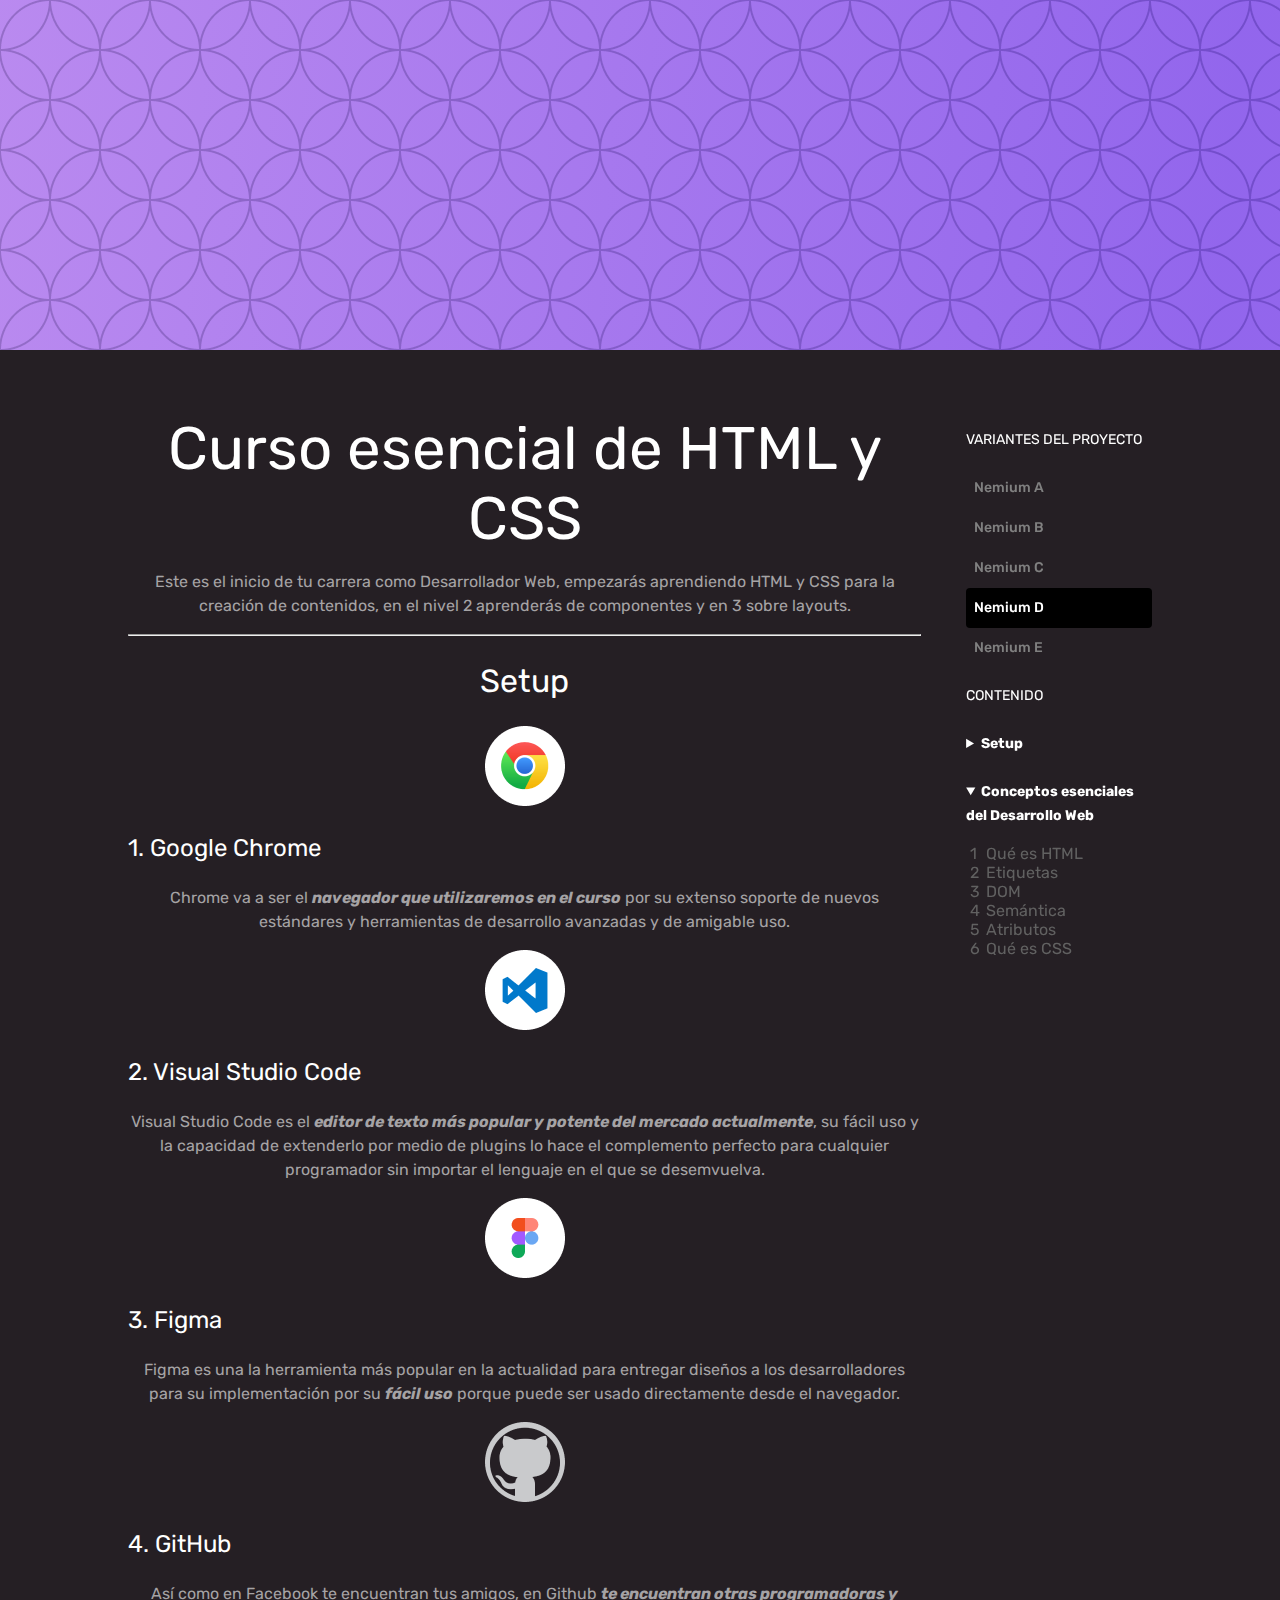
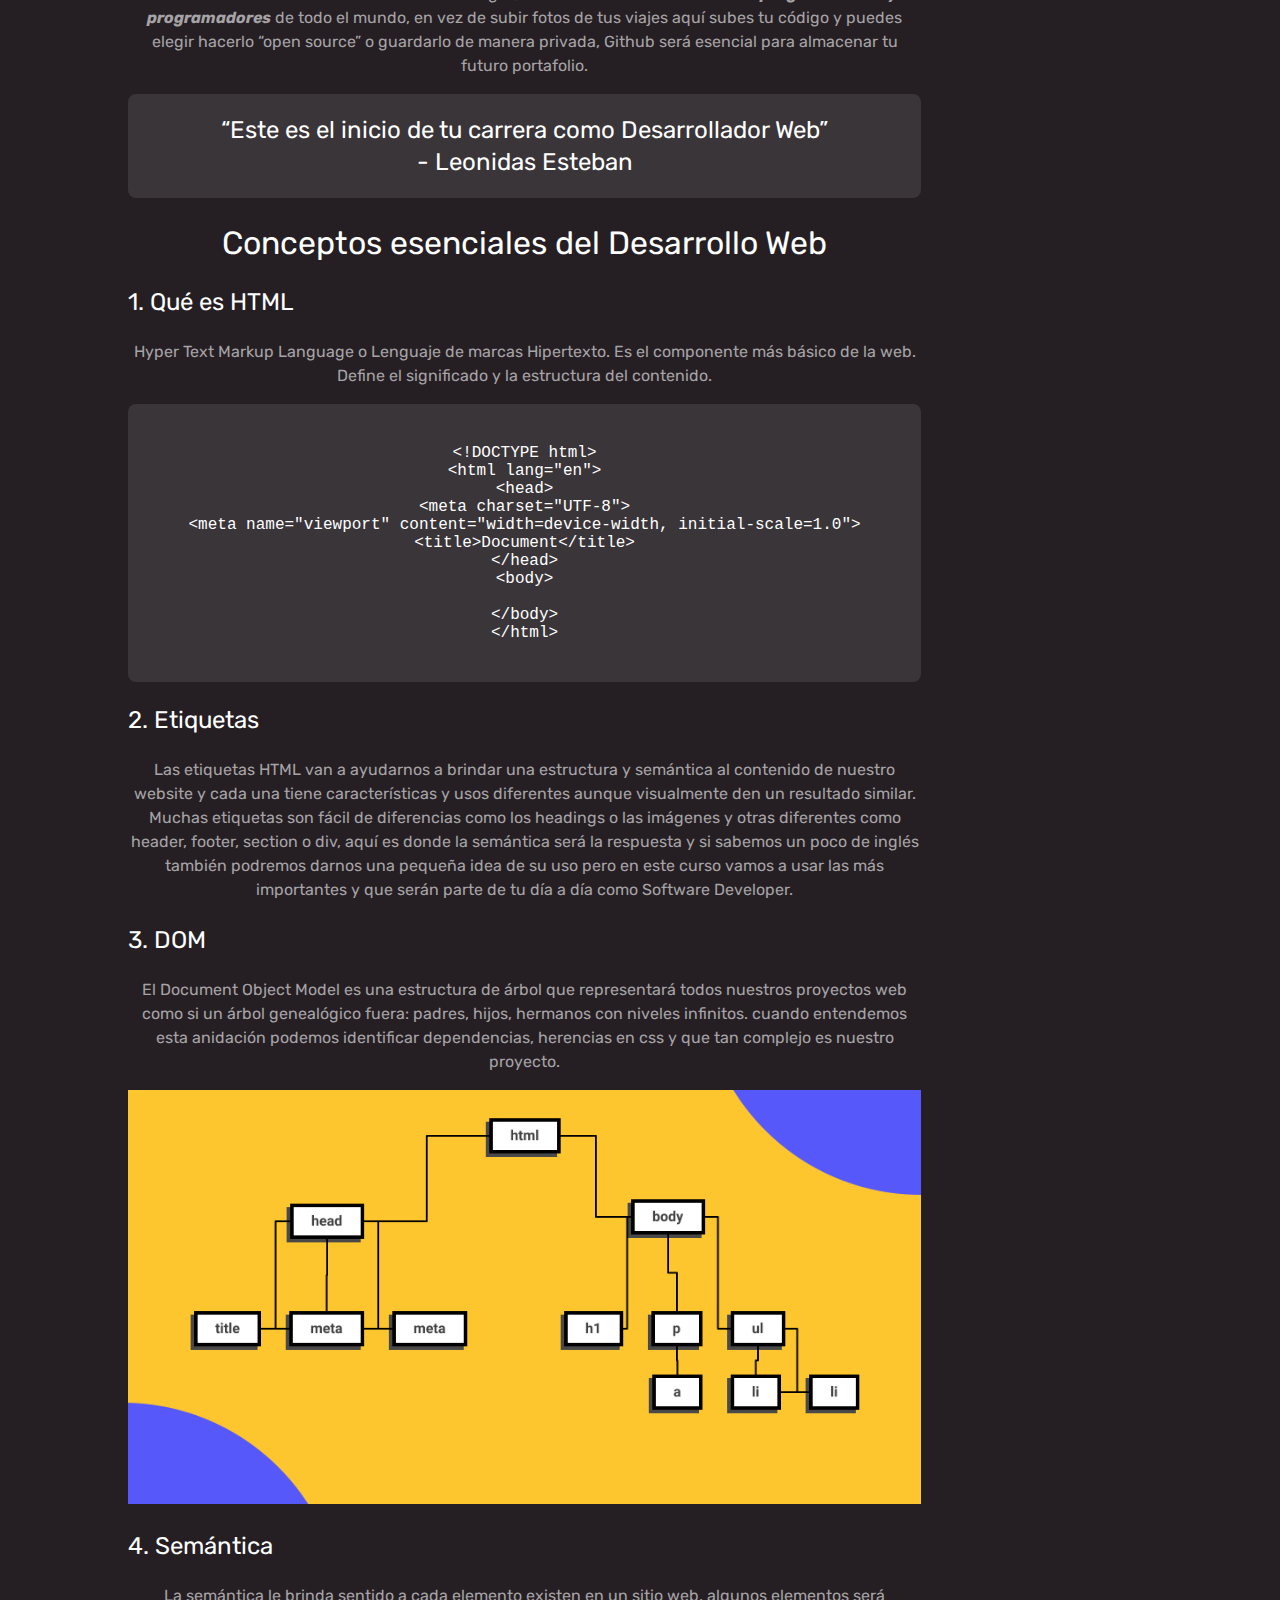
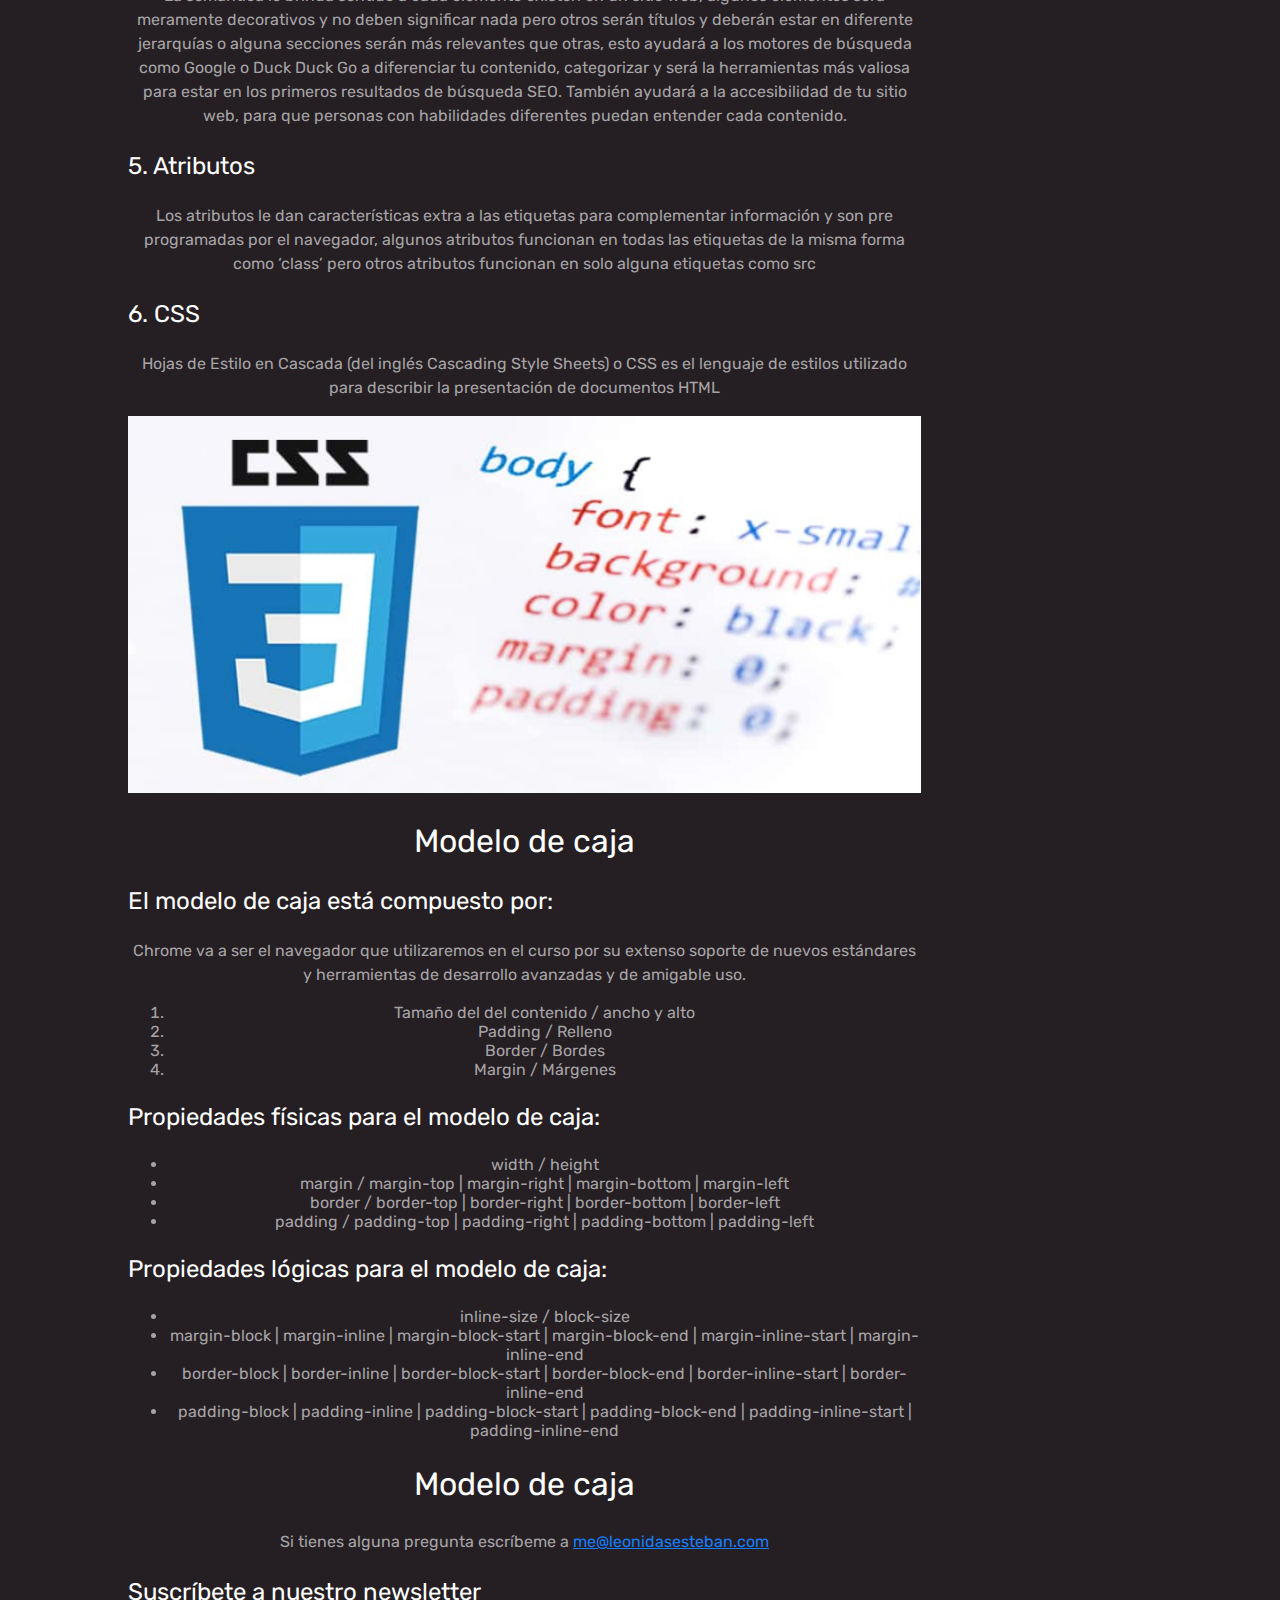
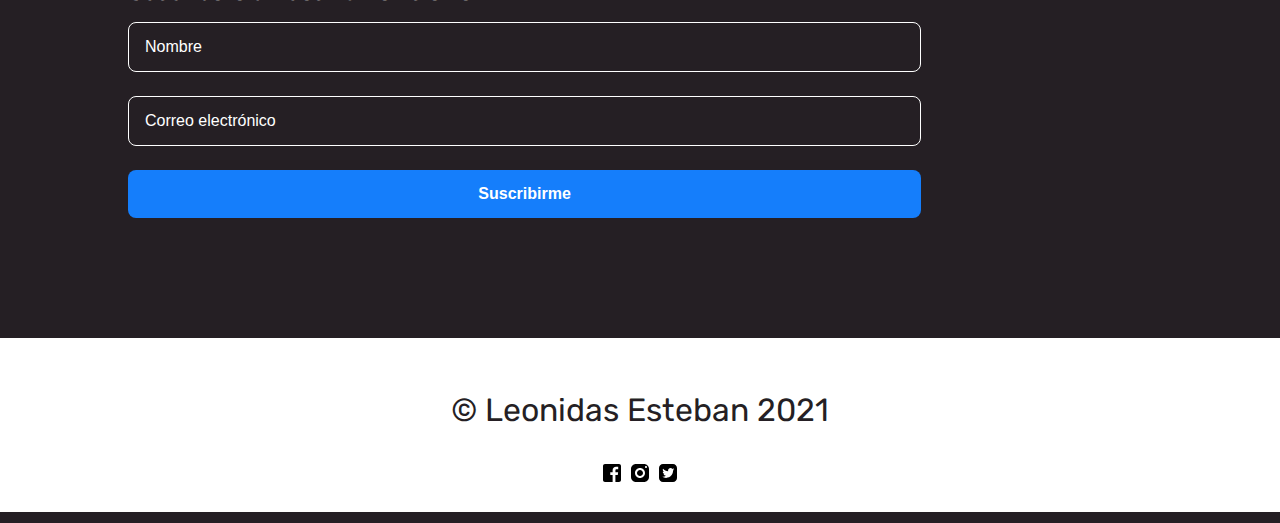
<file: nemium-d.html>
<!DOCTYPE html>
<html lang="en">
  <head>
    <meta charset="UTF-8" />
    <meta http-equiv="X-UA-Compatible" content="IE=edge" />
    <meta name="viewport" content="width=device-width, initial-scale=1.0" />
    <title>Nemium</title>
    <link rel="stylesheet" href="./nemium-d.css" />
  </head>
  <body>
    <header class="header"></header>

    <div class="wrapper">
      <aside class="aside">
        <nav class="aside-navbar">
          <div class="themes-container">
            <p class="aside-title">Variantes del proyecto</p>
            <ul class="theme-list">
              <li><a href="/index.html">Nemium A</a></li>
              <li><a href="/nemium-b.html">Nemium B</a></li>
              <li><a href="/nemium-c.html">Nemium C</a></li>
              <li><a class="active" href="/nemium-d.html">Nemium D</a></li>
              <li><a href="/nemium-e.html">Nemium E</a></li>
            </ul>
          </div>

          <p class="aside-title">CONTENIDO</p>
          <details class="dropdown">
            <summary>Setup</summary>
            <ol>
              <li><a href="#chrome">Google Chrome</a></li>
              <li><a href="#vs-code">Visual Studio Code</a></li>
              <li><a href="#figma">Figma</a></li>
              <li><a href="#github">GitHub</a></li>
            </ol>
          </details>

          <details class="dropdown" open>
            <summary>Conceptos esenciales del Desarrollo Web</summary>
            <ol>
              <li><a href="#html">Qué es HTML</a></li>
              <li><a href="#tags">Etiquetas</a></li>
              <li><a href="#dom">DOM</a></li>
              <li><a href="#semantic">Semántica</a></li>
              <li><a href="#attributes">Atributos</a></li>
              <li><a href="#css">Qué es CSS</a></li>
            </ol>
          </details>
        </nav>
      </aside>

      <main class="main-content">
        <h1>Curso esencial de HTML y CSS</h1>
        <p>
          Este es el inicio de tu carrera como Desarrollador Web, empezarás
          aprendiendo HTML y CSS para la creación de contenidos, en el nivel 2
          aprenderás de componentes y en 3 sobre layouts.
        </p>

        <hr class="divider" />

        <section>
          <h2>Setup</h2>

          <img
            id="chrome"
            src="./assets/images/chrome-white.png"
            alt="Chrome Logo"
          />
          <h3>1. Google Chrome</h3>
          <p>
            Chrome va a ser el
            <i><b>navegador que utilizaremos en el curso</b></i>
            por su extenso soporte de nuevos estándares y herramientas de
            desarrollo avanzadas y de amigable uso.
          </p>

          <img
            id="vs-code"
            src="./assets/images/vs-code-white.png"
            alt="Visual Studio Code Logo"
          />
          <h3>2. Visual Studio Code</h3>
          <p>
            Visual Studio Code es el
            <i
              ><b
                >editor de texto más popular y potente del mercado
                actualmente</b
              ></i
            >, su fácil uso y la capacidad de extenderlo por medio de plugins lo
            hace el complemento perfecto para cualquier programador sin importar
            el lenguaje en el que se desemvuelva.
          </p>

          <img
            id="figma"
            src="./assets/images/figma-white.png"
            alt="Figma Logo"
          />
          <h3>3. Figma</h3>
          <p>
            Figma es una la herramienta más popular en la actualidad para
            entregar diseños a los desarrolladores para su implementación por su
            <b><i>fácil uso</i></b> porque puede ser usado directamente desde el
            navegador.
          </p>

          <img
            id="github"
            src="./assets/images/github-white.png"
            alt="Github Logo"
          />
          <h3>4. GitHub</h3>
          <p>
            Así como en Facebook te encuentran tus amigos, en Github
            <i><b>te encuentran otras programadoras y programadores</b></i> de
            todo el mundo, en vez de subir fotos de tus viajes aquí subes tu
            código y puedes elegir hacerlo “open source” o guardarlo de manera
            privada, Github será esencial para almacenar tu futuro portafolio.
          </p>

          <blockquote>
            <span
              >“Este es el inicio de tu carrera como Desarrollador Web”</span
            >
            <span>- Leonidas Esteban</span>
          </blockquote>
        </section>

        <section>
          <h2>Conceptos esenciales del Desarrollo Web</h2>
          <h3 id="html">1. Qué es HTML</h3>
          <p>
            Hyper Text Markup Language o Lenguaje de marcas Hipertexto. Es el
            componente más básico de la web. Define el significado y la
            estructura del contenido.
          </p>
          <pre>
&lt;!DOCTYPE html&gt;
&lt;html lang=&quot;en&quot;&gt;
&lt;head&gt;
&lt;meta charset=&quot;UTF-8&quot;&gt;
&lt;meta name=&quot;viewport&quot; content=&quot;width=device-width, initial-scale=1.0&quot;&gt;
&lt;title&gt;Document&lt;/title&gt;
&lt;/head&gt;
&lt;body&gt;

&lt;/body&gt;
&lt;/html&gt;
</pre
          >

          <h3 id="tags">2. Etiquetas</h3>
          <p>
            Las etiquetas HTML van a ayudarnos a brindar una estructura y
            semántica al contenido de nuestro website y cada una tiene
            características y usos diferentes aunque visualmente den un
            resultado similar.
            <br />
            Muchas etiquetas son fácil de diferencias como los headings o las
            imágenes y otras diferentes como header, footer, section o div, aquí
            es donde la semántica será la respuesta y si sabemos un poco de
            inglés también podremos darnos una pequeña idea de su uso pero en
            este curso vamos a usar las más importantes y que serán parte de tu
            día a día como Software Developer.
          </p>

          <h3 id="dom">3. DOM</h3>
          <p>
            El Document Object Model es una estructura de árbol que representará
            todos nuestros proyectos web como si un árbol genealógico fuera:
            padres, hijos, hermanos con niveles infinitos. cuando entendemos
            esta anidación podemos identificar dependencias, herencias en css y
            que tan complejo es nuestro proyecto.
          </p>
          <img width="100%" src="./assets/images/dom-black.jpg" alt="DOM" />

          <h3 id="semantic">4. Semántica</h3>
          <p>
            La semántica le brinda sentido a cada elemento existen en un sitio
            web, algunos elementos será meramente decorativos y no deben
            significar nada pero otros serán títulos y deberán estar en
            diferente jerarquías o alguna secciones serán más relevantes que
            otras, esto ayudará a los motores de búsqueda como Google o Duck
            Duck Go a diferenciar tu contenido, categorizar y será la
            herramientas más valiosa para estar en los primeros resultados de
            búsqueda SEO. También ayudará a la accesibilidad de tu sitio web,
            para que personas con habilidades diferentes puedan entender cada
            contenido.
          </p>

          <h3 id="attributes">5. Atributos</h3>
          <p>
            Los atributos le dan características extra a las etiquetas para
            complementar información y son pre programadas por el navegador,
            algunos atributos funcionan en todas las etiquetas de la misma forma
            como ‘class’ pero otros atributos funcionan en solo alguna etiquetas
            como src
          </p>

          <h3 id="css">6. CSS</h3>
          <p>
            Hojas de Estilo en Cascada (del inglés Cascading Style Sheets) o CSS
            es el lenguaje de estilos utilizado para describir la presentación
            de documentos HTML
          </p>
          <img width="100%" src="./assets/images/css-black.jpg" alt="CSS" />
        </section>

        <section class="box-model-section">
          <h2>Modelo de caja</h2>
          <h3>El modelo de caja está compuesto por:</h3>
          <p>
            Chrome va a ser el navegador que utilizaremos en el curso por su
            extenso soporte de nuevos estándares y herramientas de desarrollo
            avanzadas y de amigable uso.
          </p>
          <ol>
            <li>Tamaño del del contenido / ancho y alto</li>
            <li>Padding / Relleno</li>
            <li>Border / Bordes</li>
            <li>Margin / Márgenes</li>
          </ol>
          <h3>Propiedades físicas para el modelo de caja:</h3>
          <ul>
            <li>width / height</li>
            <li>
              margin / margin-top | margin-right | margin-bottom | margin-left
            </li>
            <li>
              border / border-top | border-right | border-bottom | border-left
            </li>
            <li>
              padding / padding-top | padding-right | padding-bottom |
              padding-left
            </li>
          </ul>
          <h3>Propiedades lógicas para el modelo de caja:</h3>
          <ul>
            <li>inline-size / block-size</li>
            <li>
              margin-block | margin-inline | margin-block-start |
              margin-block-end | margin-inline-start | margin-inline-end
            </li>
            <li>
              border-block | border-inline | border-block-start |
              border-block-end | border-inline-start | border-inline-end
            </li>
            <li>
              padding-block | padding-inline | padding-block-start |
              padding-block-end | padding-inline-start | padding-inline-end
            </li>
          </ul>
        </section>

        <section>
          <h2>Modelo de caja</h2>
          <p>
            Si tienes alguna pregunta escríbeme a
            <a class="email-link" href="mailto:me@leonidasesteban.com"
              >me@leonidasesteban.com</a
            >
          </p>

          <form id="form" class="form" action="#form" method="GET">
            <h3 class="form__title">Suscríbete a nuestro newsletter</h3>
            <input
              class="form__input"
              name="fullname"
              type="text"
              placeholder="Nombre"
              required
            />
            <input
              class="form__input"
              name="email"
              type="email"
              placeholder="Correo electrónico"
              required
            />
            <input class="btn" type="submit" value="Suscribirme" />
          </form>
        </section>
      </main>
    </div>

    <footer class="footer">
      <p class="footer__title">&copy; Leonidas Esteban 2021</p>
      <div class="footer__links">
        <a href="#"
          ><img src="./assets/icons/facebook-black.svg" alt="facebook logo"
        /></a>
        <a href="#"
          ><img src="./assets/icons/instagram-black.svg" alt="instagram logo"
        /></a>
        <a href="#"
          ><img src="./assets/icons/twitter-black.svg" alt="twitter logo"
        /></a>
      </div>
    </footer>
  </body>
</html>
</file>
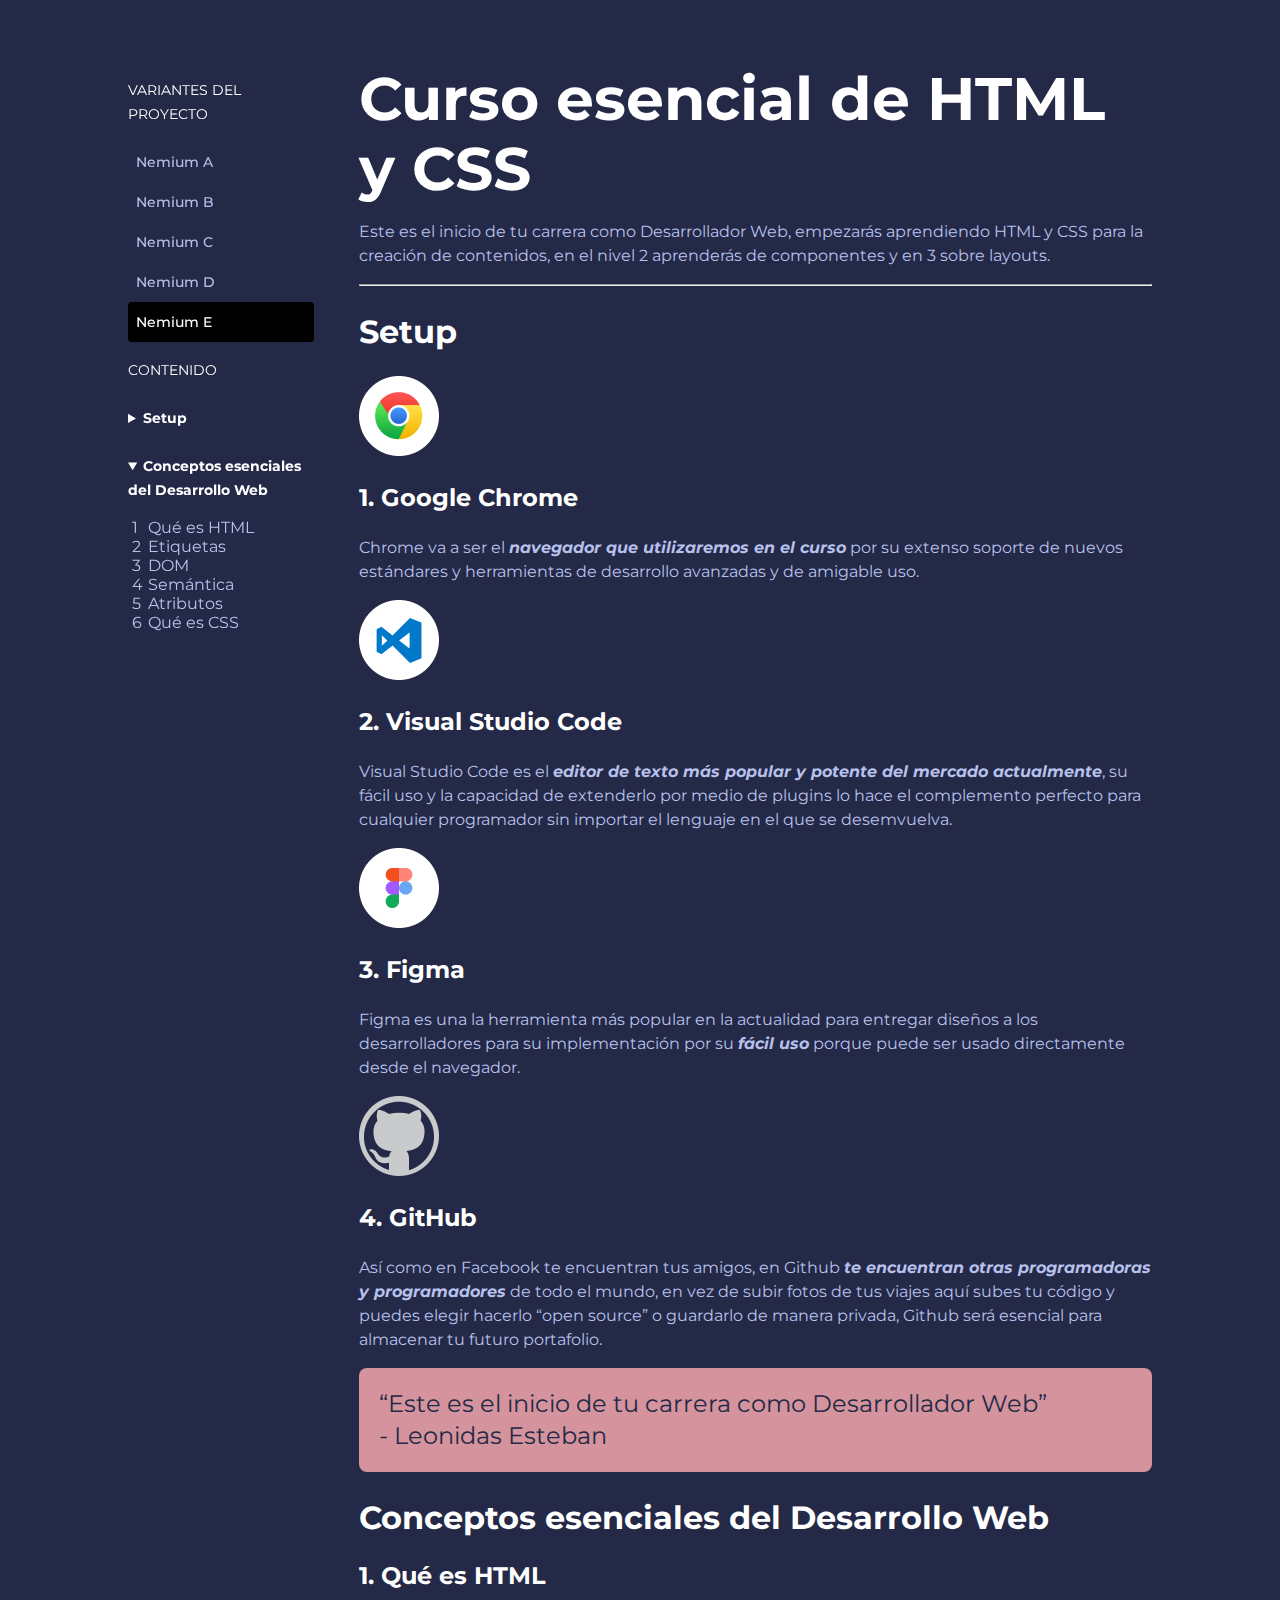
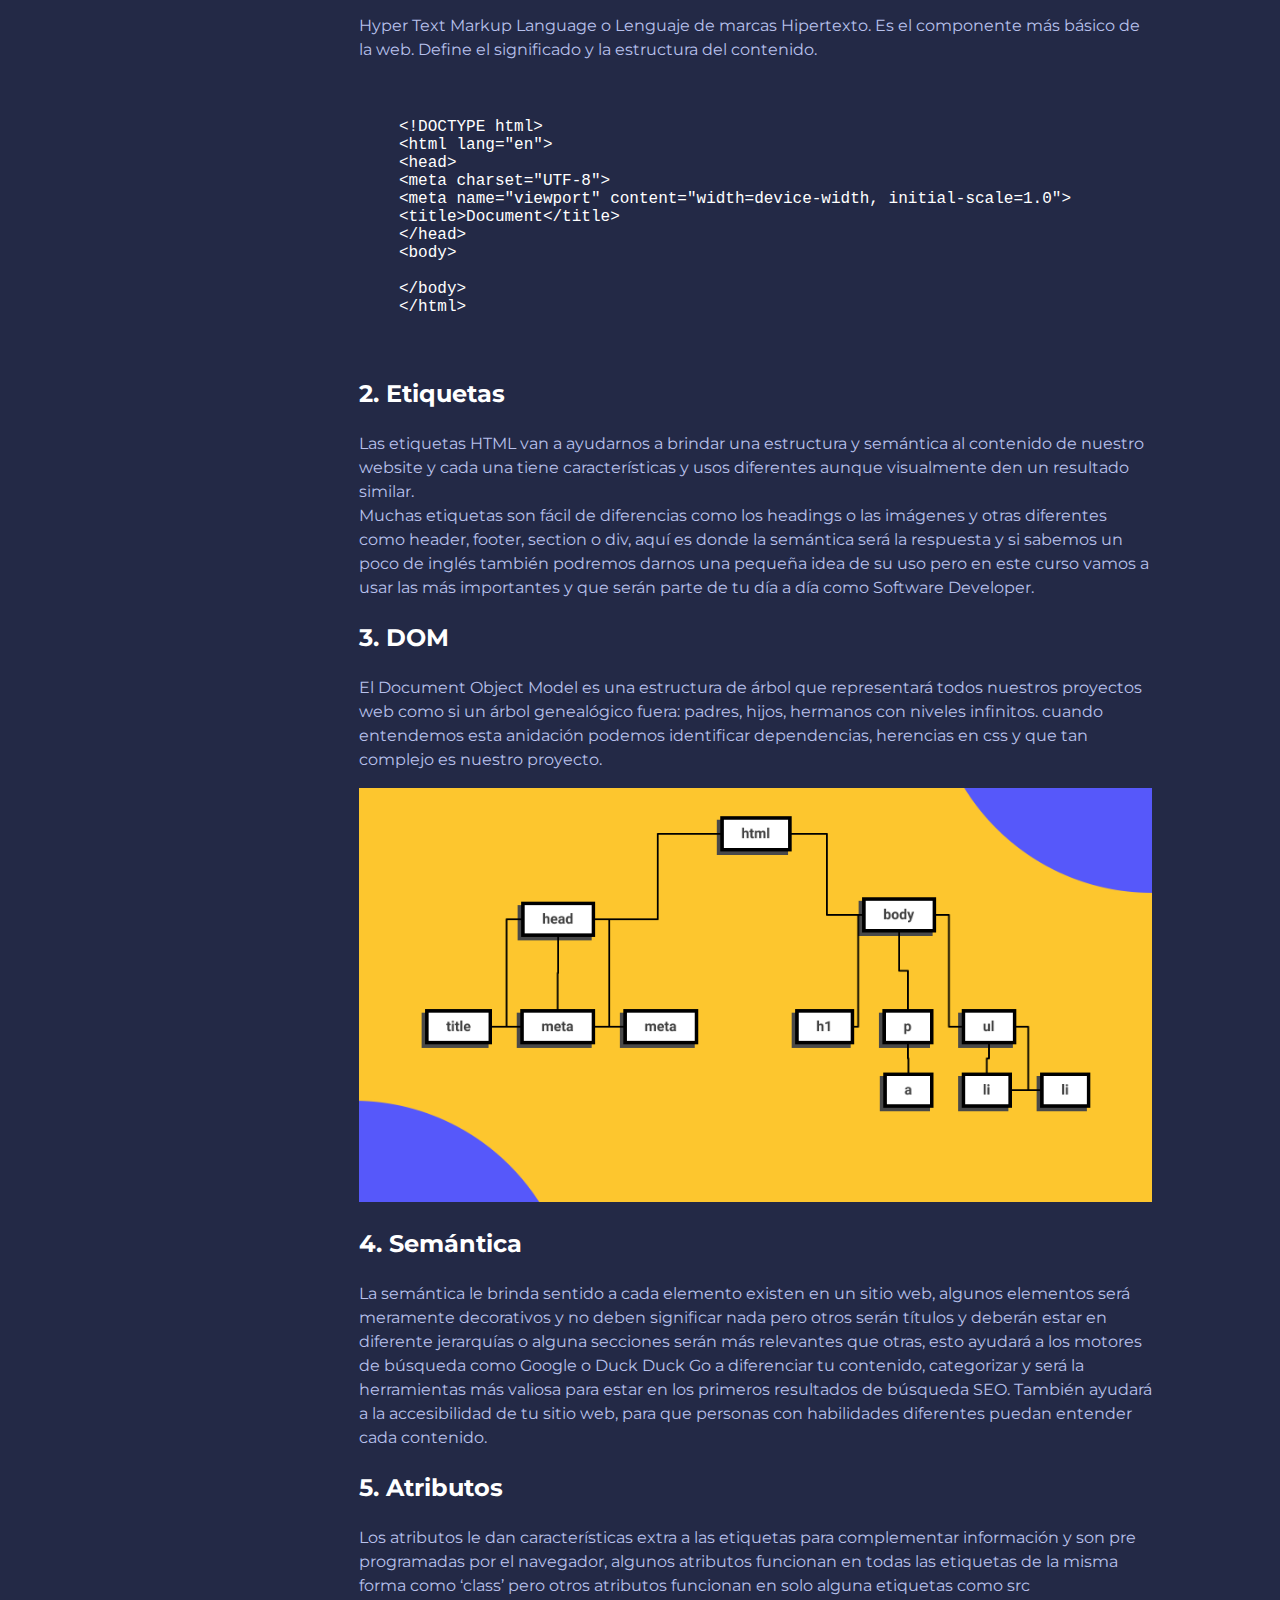
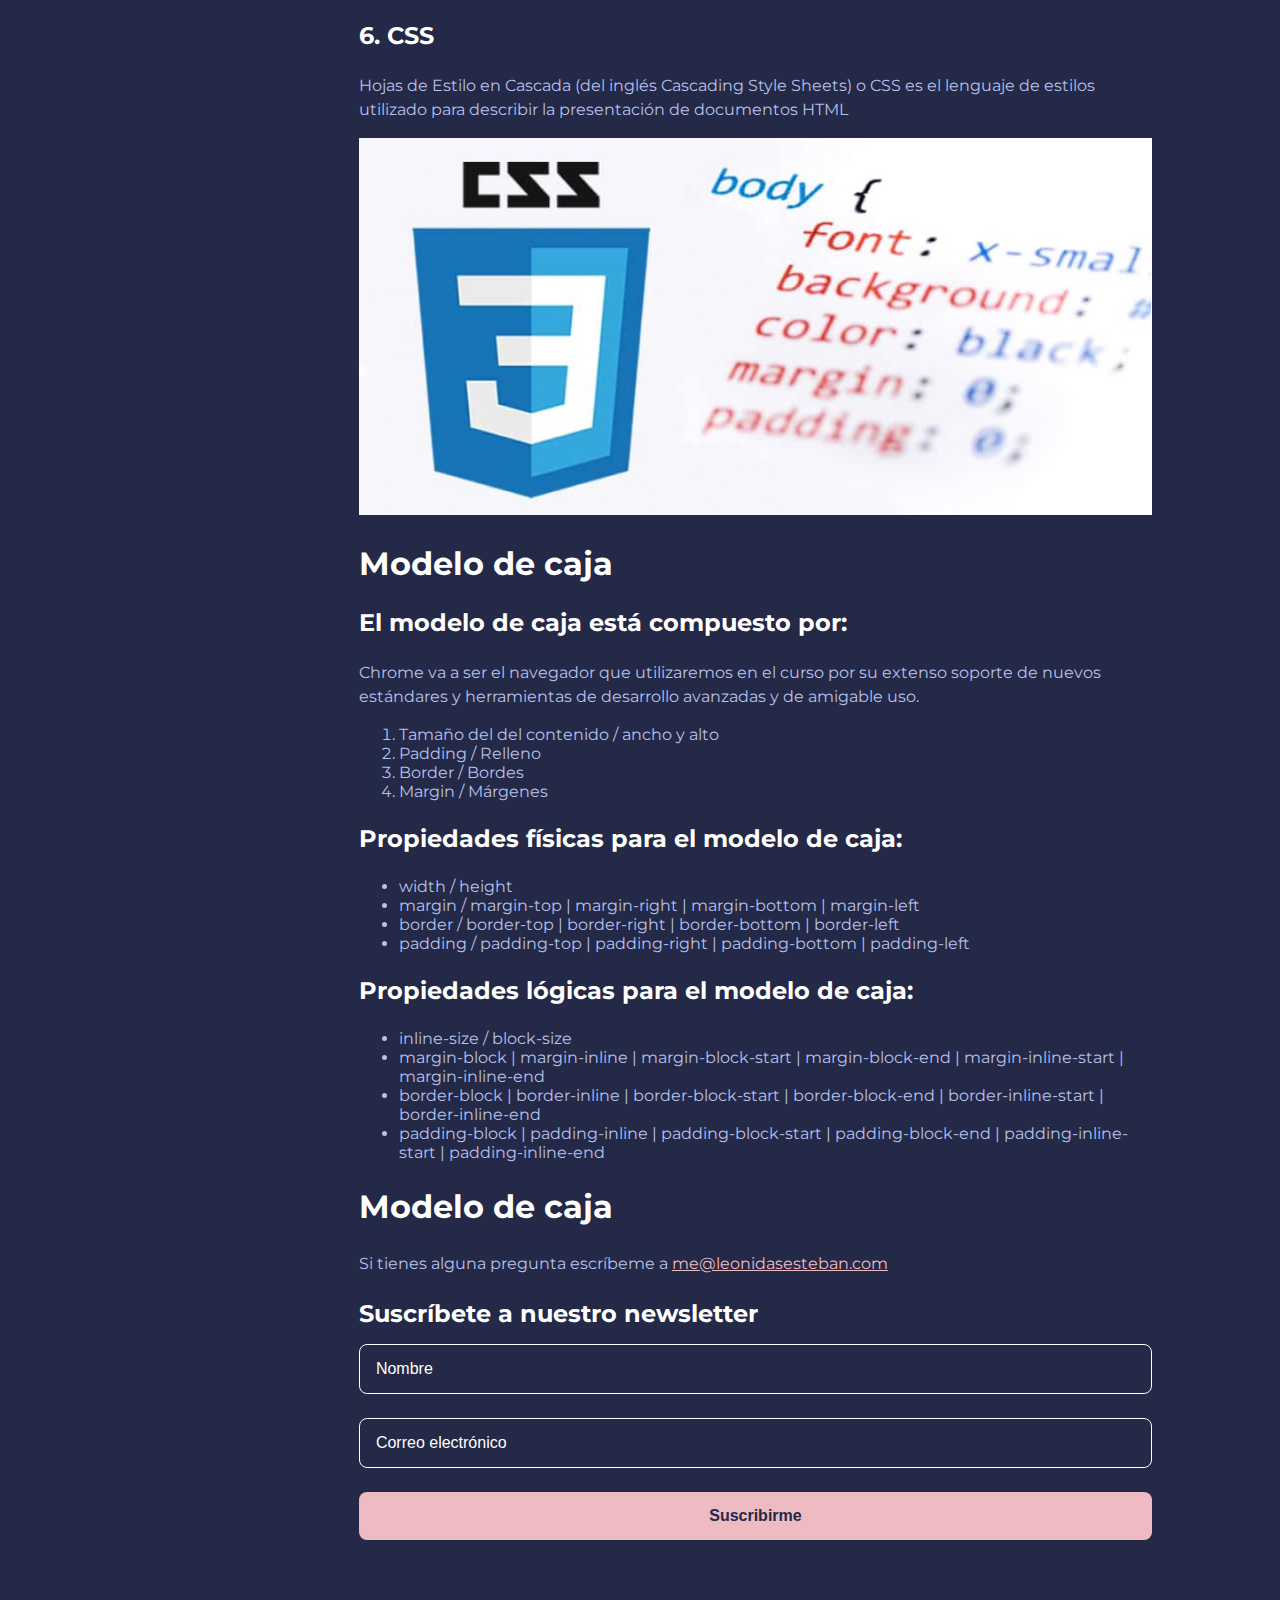
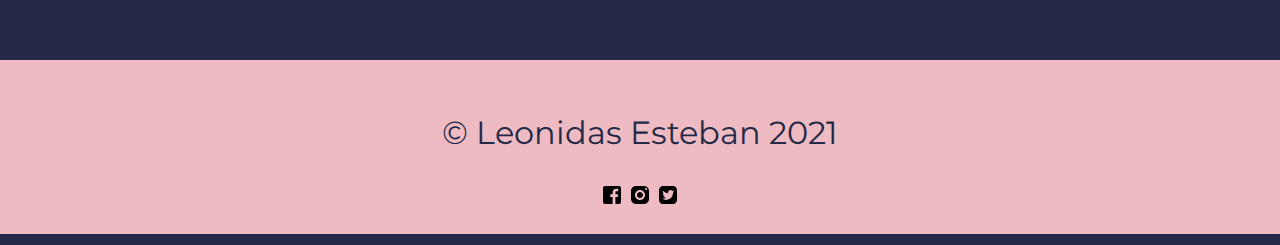
<file: nemium-e.html>
<!DOCTYPE html>
<html lang="en">
  <head>
    <meta charset="UTF-8" />
    <meta http-equiv="X-UA-Compatible" content="IE=edge" />
    <meta name="viewport" content="width=device-width, initial-scale=1.0" />
    <title>Nemium</title>
    <link rel="stylesheet" href="./nemium-e.css" />
  </head>
  <body>
    <div class="wrapper">
      <aside class="aside">
        <nav class="aside-navbar">
          <div class="themes-container">
            <p class="aside-title">Variantes del proyecto</p>
            <ul class="theme-list">
              <li><a href="/index.html">Nemium A</a></li>
              <li><a href="/nemium-b.html">Nemium B</a></li>
              <li><a href="/nemium-c.html">Nemium C</a></li>
              <li><a href="/nemium-d.html">Nemium D</a></li>
              <li><a class="active" href="/nemium-e.html">Nemium E</a></li>
            </ul>
          </div>

          <p class="aside-title">CONTENIDO</p>
          <details class="dropdown">
            <summary>Setup</summary>
            <ol>
              <li><a href="#chrome">Google Chrome</a></li>
              <li><a href="#vs-code">Visual Studio Code</a></li>
              <li><a href="#figma">Figma</a></li>
              <li><a href="#github">GitHub</a></li>
            </ol>
          </details>

          <details class="dropdown" open>
            <summary>Conceptos esenciales del Desarrollo Web</summary>
            <ol>
              <li><a href="#html">Qué es HTML</a></li>
              <li><a href="#tags">Etiquetas</a></li>
              <li><a href="#dom">DOM</a></li>
              <li><a href="#semantic">Semántica</a></li>
              <li><a href="#attributes">Atributos</a></li>
              <li><a href="#css">Qué es CSS</a></li>
            </ol>
          </details>
        </nav>
      </aside>

      <main class="main-content">
        <h1>Curso esencial de HTML y CSS</h1>
        <p>
          Este es el inicio de tu carrera como Desarrollador Web, empezarás
          aprendiendo HTML y CSS para la creación de contenidos, en el nivel 2
          aprenderás de componentes y en 3 sobre layouts.
        </p>

        <hr class="divider" />

        <section>
          <h2>Setup</h2>

          <img
            id="chrome"
            src="./assets/images/chrome-white.png"
            alt="Chrome Logo"
          />
          <h3>1. Google Chrome</h3>
          <p>
            Chrome va a ser el
            <i><b>navegador que utilizaremos en el curso</b></i>
            por su extenso soporte de nuevos estándares y herramientas de
            desarrollo avanzadas y de amigable uso.
          </p>

          <img
            id="vs-code"
            src="./assets/images/vs-code-white.png"
            alt="Visual Studio Code Logo"
          />
          <h3>2. Visual Studio Code</h3>
          <p>
            Visual Studio Code es el
            <i
              ><b
                >editor de texto más popular y potente del mercado
                actualmente</b
              ></i
            >, su fácil uso y la capacidad de extenderlo por medio de plugins lo
            hace el complemento perfecto para cualquier programador sin importar
            el lenguaje en el que se desemvuelva.
          </p>

          <img
            id="figma"
            src="./assets/images/figma-white.png"
            alt="Figma Logo"
          />
          <h3>3. Figma</h3>
          <p>
            Figma es una la herramienta más popular en la actualidad para
            entregar diseños a los desarrolladores para su implementación por su
            <b><i>fácil uso</i></b> porque puede ser usado directamente desde el
            navegador.
          </p>

          <img
            id="github"
            src="./assets/images/github-white.png"
            alt="Github Logo"
          />
          <h3>4. GitHub</h3>
          <p>
            Así como en Facebook te encuentran tus amigos, en Github
            <i><b>te encuentran otras programadoras y programadores</b></i> de
            todo el mundo, en vez de subir fotos de tus viajes aquí subes tu
            código y puedes elegir hacerlo “open source” o guardarlo de manera
            privada, Github será esencial para almacenar tu futuro portafolio.
          </p>

          <blockquote>
            <span
              >“Este es el inicio de tu carrera como Desarrollador Web”</span
            >
            <span>- Leonidas Esteban</span>
          </blockquote>
        </section>

        <section>
          <h2>Conceptos esenciales del Desarrollo Web</h2>
          <h3 id="html">1. Qué es HTML</h3>
          <p>
            Hyper Text Markup Language o Lenguaje de marcas Hipertexto. Es el
            componente más básico de la web. Define el significado y la
            estructura del contenido.
          </p>
          <pre>
&lt;!DOCTYPE html&gt;
&lt;html lang=&quot;en&quot;&gt;
&lt;head&gt;
&lt;meta charset=&quot;UTF-8&quot;&gt;
&lt;meta name=&quot;viewport&quot; content=&quot;width=device-width, initial-scale=1.0&quot;&gt;
&lt;title&gt;Document&lt;/title&gt;
&lt;/head&gt;
&lt;body&gt;

&lt;/body&gt;
&lt;/html&gt;
</pre
          >

          <h3 id="tags">2. Etiquetas</h3>
          <p>
            Las etiquetas HTML van a ayudarnos a brindar una estructura y
            semántica al contenido de nuestro website y cada una tiene
            características y usos diferentes aunque visualmente den un
            resultado similar.
            <br />
            Muchas etiquetas son fácil de diferencias como los headings o las
            imágenes y otras diferentes como header, footer, section o div, aquí
            es donde la semántica será la respuesta y si sabemos un poco de
            inglés también podremos darnos una pequeña idea de su uso pero en
            este curso vamos a usar las más importantes y que serán parte de tu
            día a día como Software Developer.
          </p>

          <h3 id="dom">3. DOM</h3>
          <p>
            El Document Object Model es una estructura de árbol que representará
            todos nuestros proyectos web como si un árbol genealógico fuera:
            padres, hijos, hermanos con niveles infinitos. cuando entendemos
            esta anidación podemos identificar dependencias, herencias en css y
            que tan complejo es nuestro proyecto.
          </p>
          <img width="100%" src="./assets/images/dom-black.jpg" alt="DOM" />

          <h3 id="semantic">4. Semántica</h3>
          <p>
            La semántica le brinda sentido a cada elemento existen en un sitio
            web, algunos elementos será meramente decorativos y no deben
            significar nada pero otros serán títulos y deberán estar en
            diferente jerarquías o alguna secciones serán más relevantes que
            otras, esto ayudará a los motores de búsqueda como Google o Duck
            Duck Go a diferenciar tu contenido, categorizar y será la
            herramientas más valiosa para estar en los primeros resultados de
            búsqueda SEO. También ayudará a la accesibilidad de tu sitio web,
            para que personas con habilidades diferentes puedan entender cada
            contenido.
          </p>

          <h3 id="attributes">5. Atributos</h3>
          <p>
            Los atributos le dan características extra a las etiquetas para
            complementar información y son pre programadas por el navegador,
            algunos atributos funcionan en todas las etiquetas de la misma forma
            como ‘class’ pero otros atributos funcionan en solo alguna etiquetas
            como src
          </p>

          <h3 id="css">6. CSS</h3>
          <p>
            Hojas de Estilo en Cascada (del inglés Cascading Style Sheets) o CSS
            es el lenguaje de estilos utilizado para describir la presentación
            de documentos HTML
          </p>
          <img width="100%" src="./assets/images/css-black.jpg" alt="CSS" />
        </section>

        <section class="box-model-section">
          <h2>Modelo de caja</h2>
          <h3>El modelo de caja está compuesto por:</h3>
          <p>
            Chrome va a ser el navegador que utilizaremos en el curso por su
            extenso soporte de nuevos estándares y herramientas de desarrollo
            avanzadas y de amigable uso.
          </p>
          <ol>
            <li>Tamaño del del contenido / ancho y alto</li>
            <li>Padding / Relleno</li>
            <li>Border / Bordes</li>
            <li>Margin / Márgenes</li>
          </ol>
          <h3>Propiedades físicas para el modelo de caja:</h3>
          <ul>
            <li>width / height</li>
            <li>
              margin / margin-top | margin-right | margin-bottom | margin-left
            </li>
            <li>
              border / border-top | border-right | border-bottom | border-left
            </li>
            <li>
              padding / padding-top | padding-right | padding-bottom |
              padding-left
            </li>
          </ul>
          <h3>Propiedades lógicas para el modelo de caja:</h3>
          <ul>
            <li>inline-size / block-size</li>
            <li>
              margin-block | margin-inline | margin-block-start |
              margin-block-end | margin-inline-start | margin-inline-end
            </li>
            <li>
              border-block | border-inline | border-block-start |
              border-block-end | border-inline-start | border-inline-end
            </li>
            <li>
              padding-block | padding-inline | padding-block-start |
              padding-block-end | padding-inline-start | padding-inline-end
            </li>
          </ul>
        </section>

        <section>
          <h2>Modelo de caja</h2>
          <p>
            Si tienes alguna pregunta escríbeme a
            <a class="email-link" href="mailto:me@leonidasesteban.com"
              >me@leonidasesteban.com</a
            >
          </p>

          <form id="form" class="form" action="#form" method="GET">
            <h3 class="form__title">Suscríbete a nuestro newsletter</h3>
            <input
              class="form__input"
              name="fullname"
              type="text"
              placeholder="Nombre"
              required
            />
            <input
              class="form__input"
              name="email"
              type="email"
              placeholder="Correo electrónico"
              required
            />
            <input class="btn" type="submit" value="Suscribirme" />
          </form>
        </section>
      </main>
    </div>

    <footer class="footer">
      <p class="footer__title">&copy; Leonidas Esteban 2021</p>
      <div class="footer__links">
        <a href="#"
          ><img src="./assets/icons/facebook-black.svg" alt="facebook logo"
        /></a>
        <a href="#"
          ><img src="./assets/icons/instagram-black.svg" alt="instagram logo"
        /></a>
        <a href="#"
          ><img src="./assets/icons/twitter-black.svg" alt="twitter logo"
        /></a>
      </div>
    </footer>
  </body>
</html>
</file>
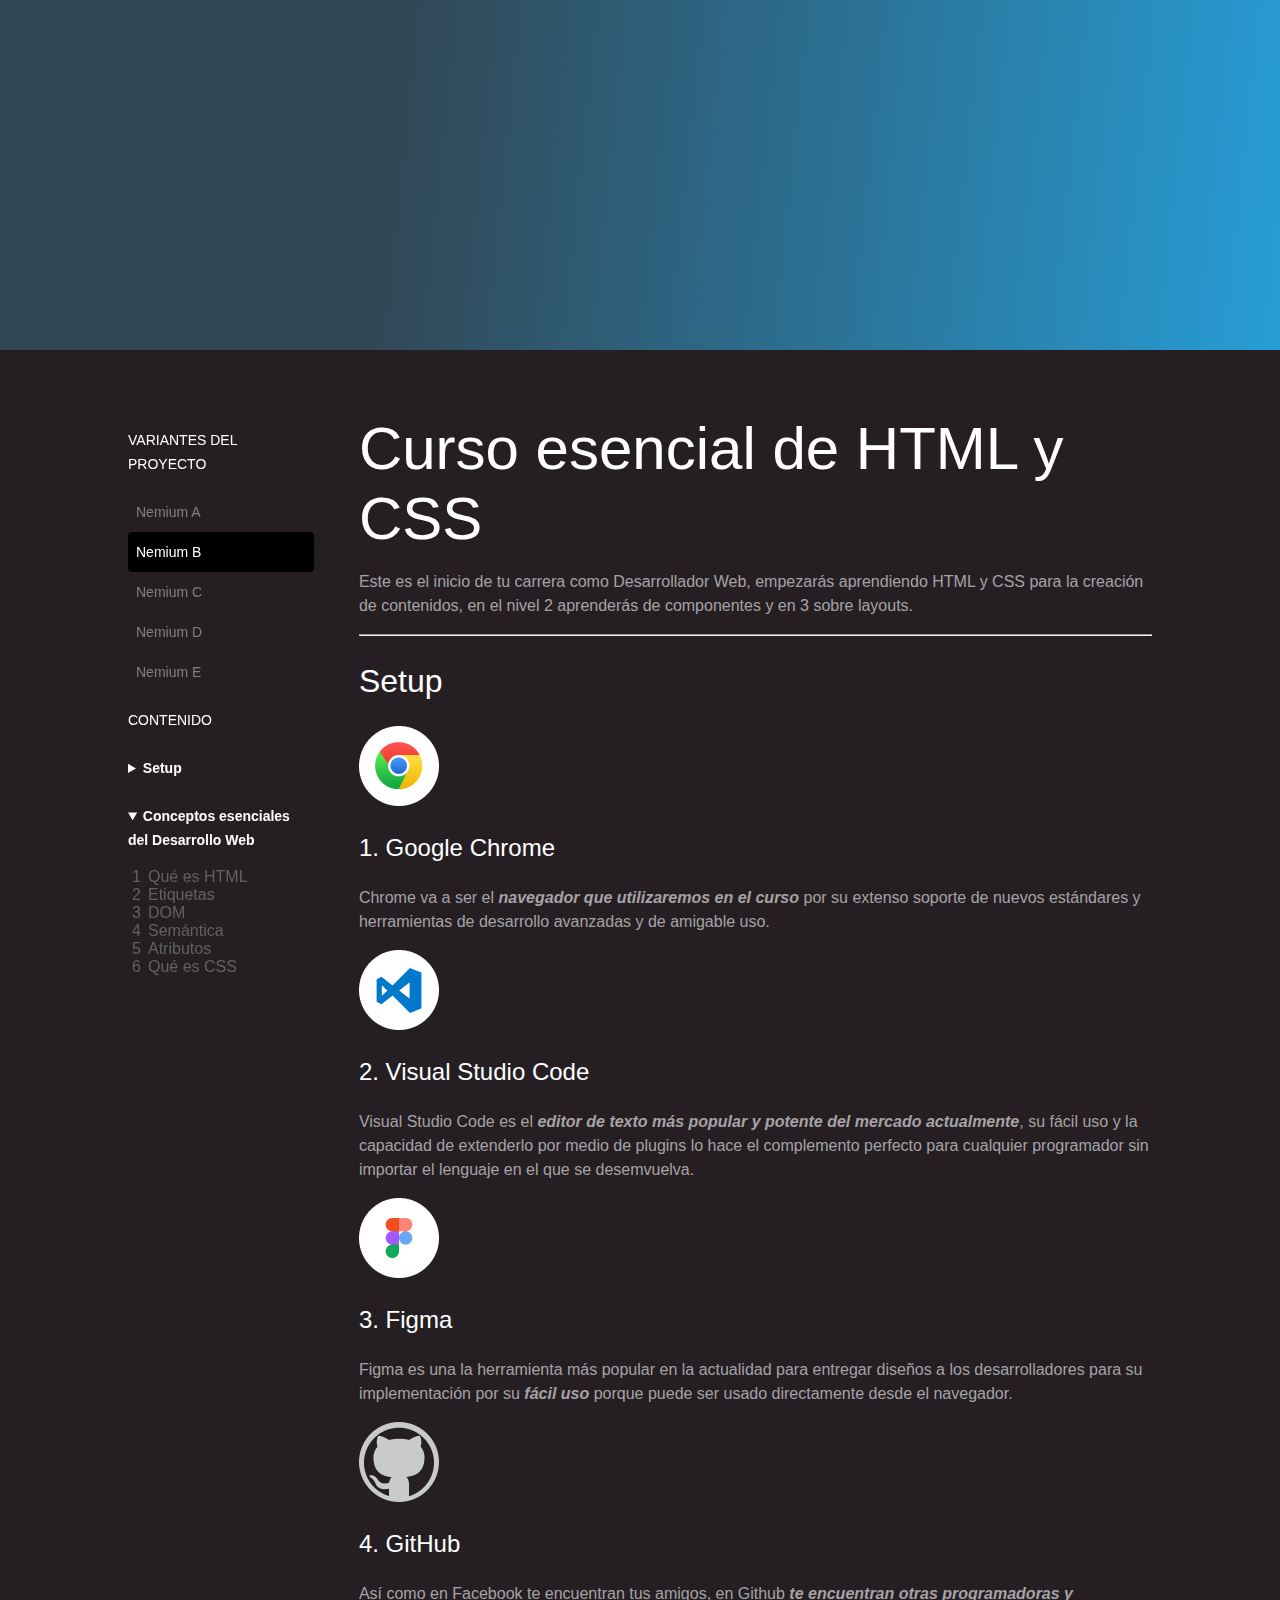
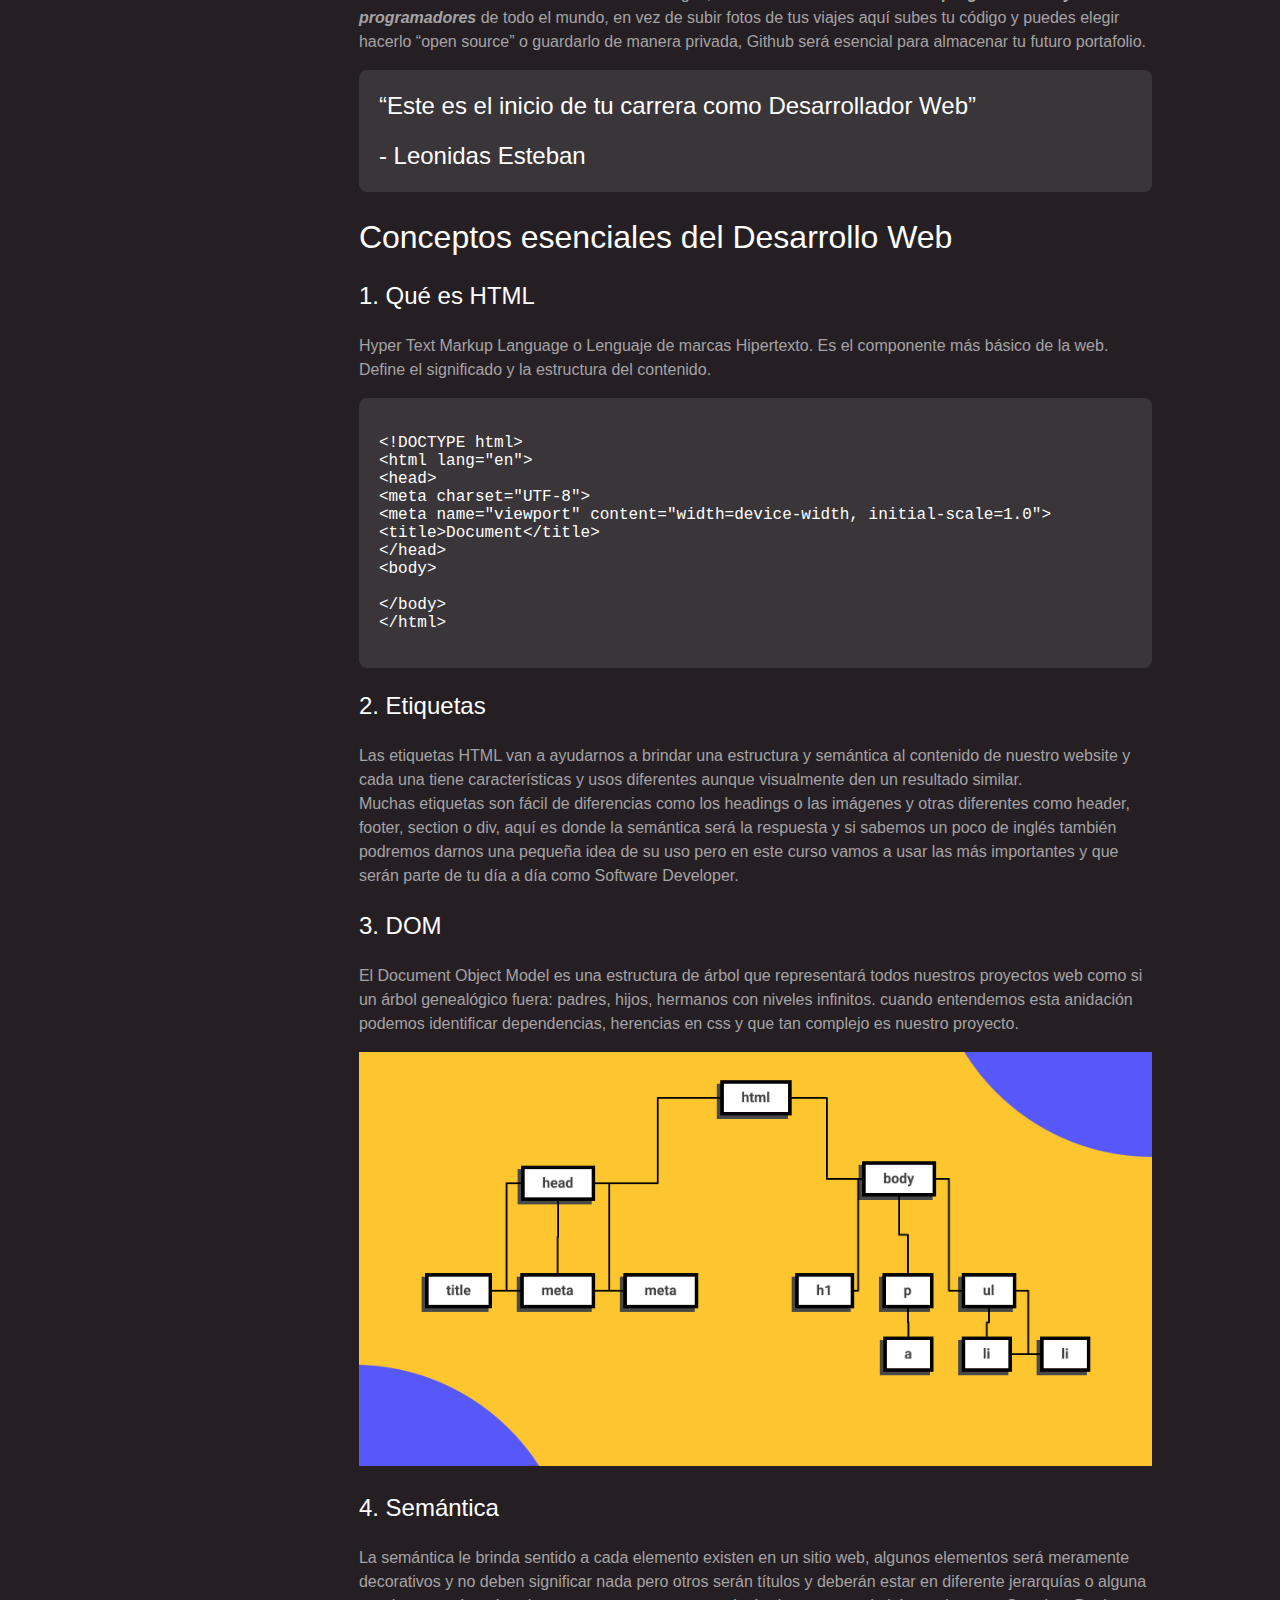
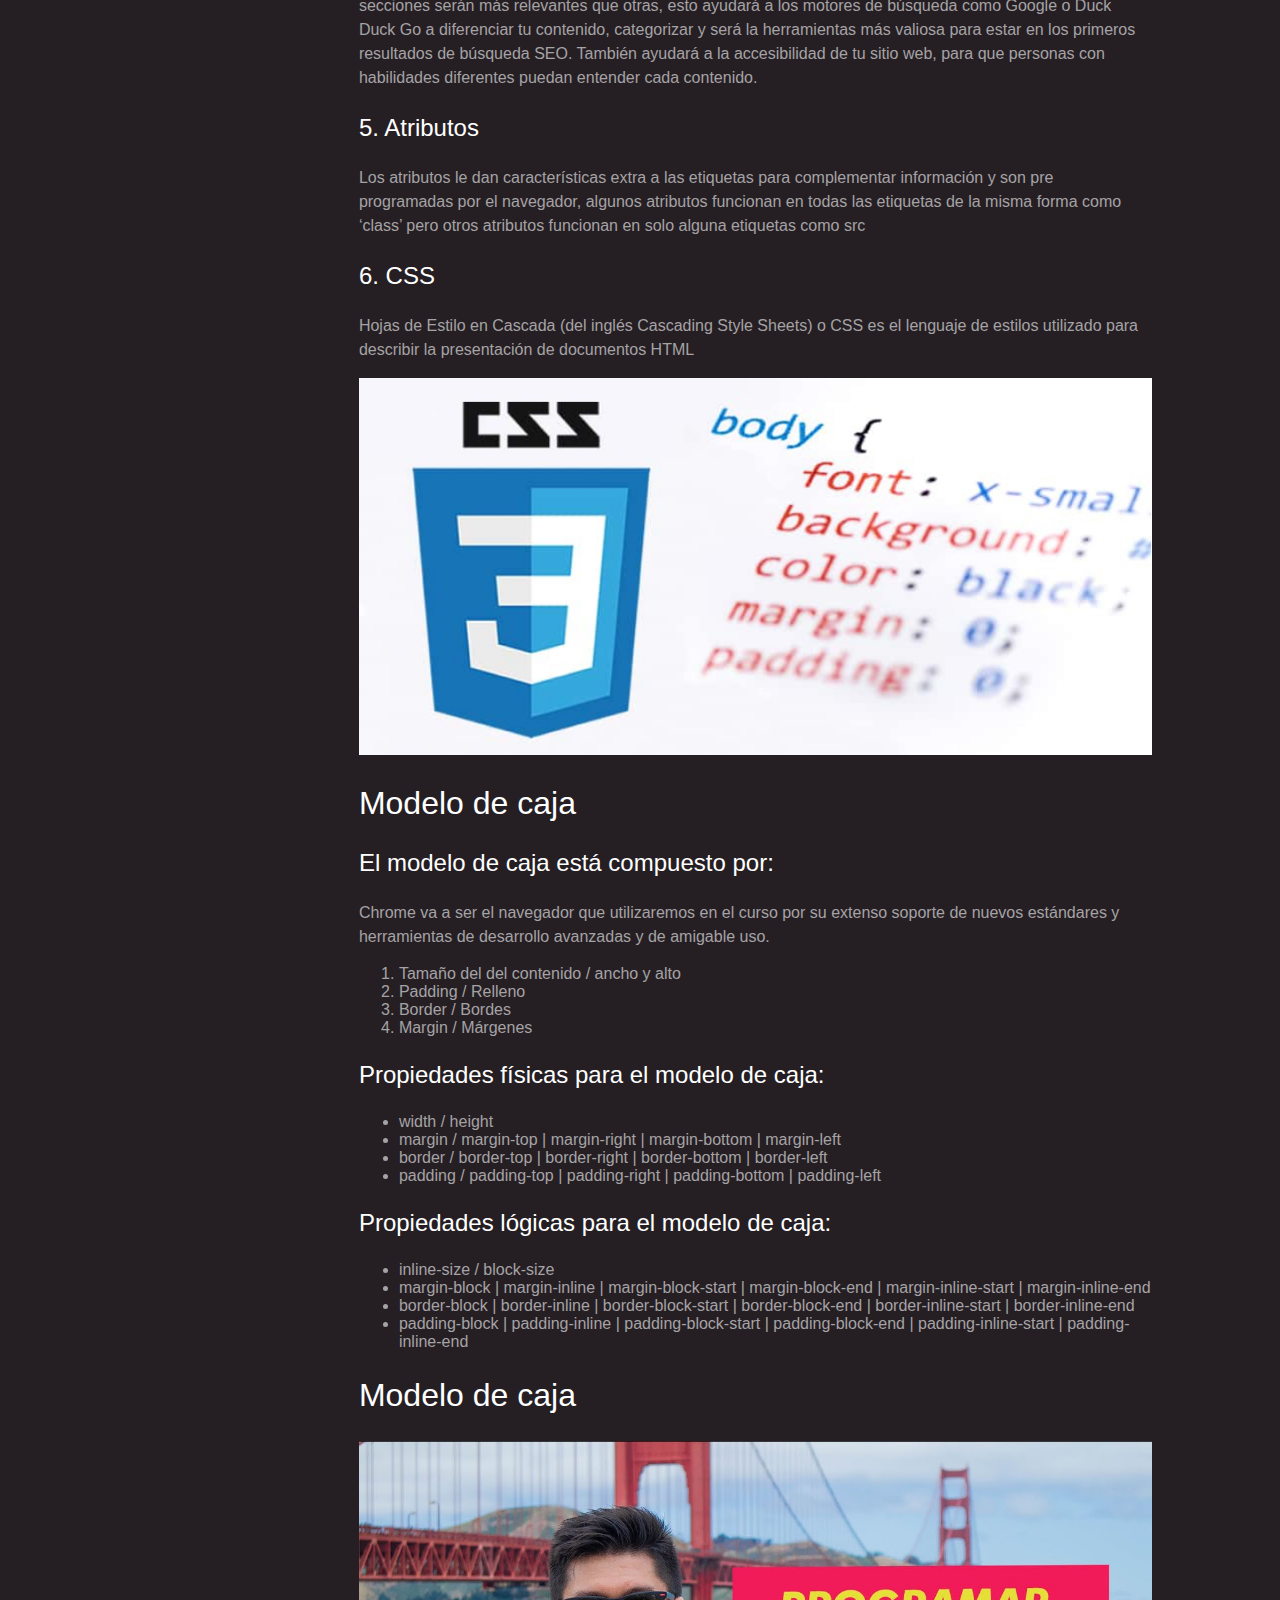
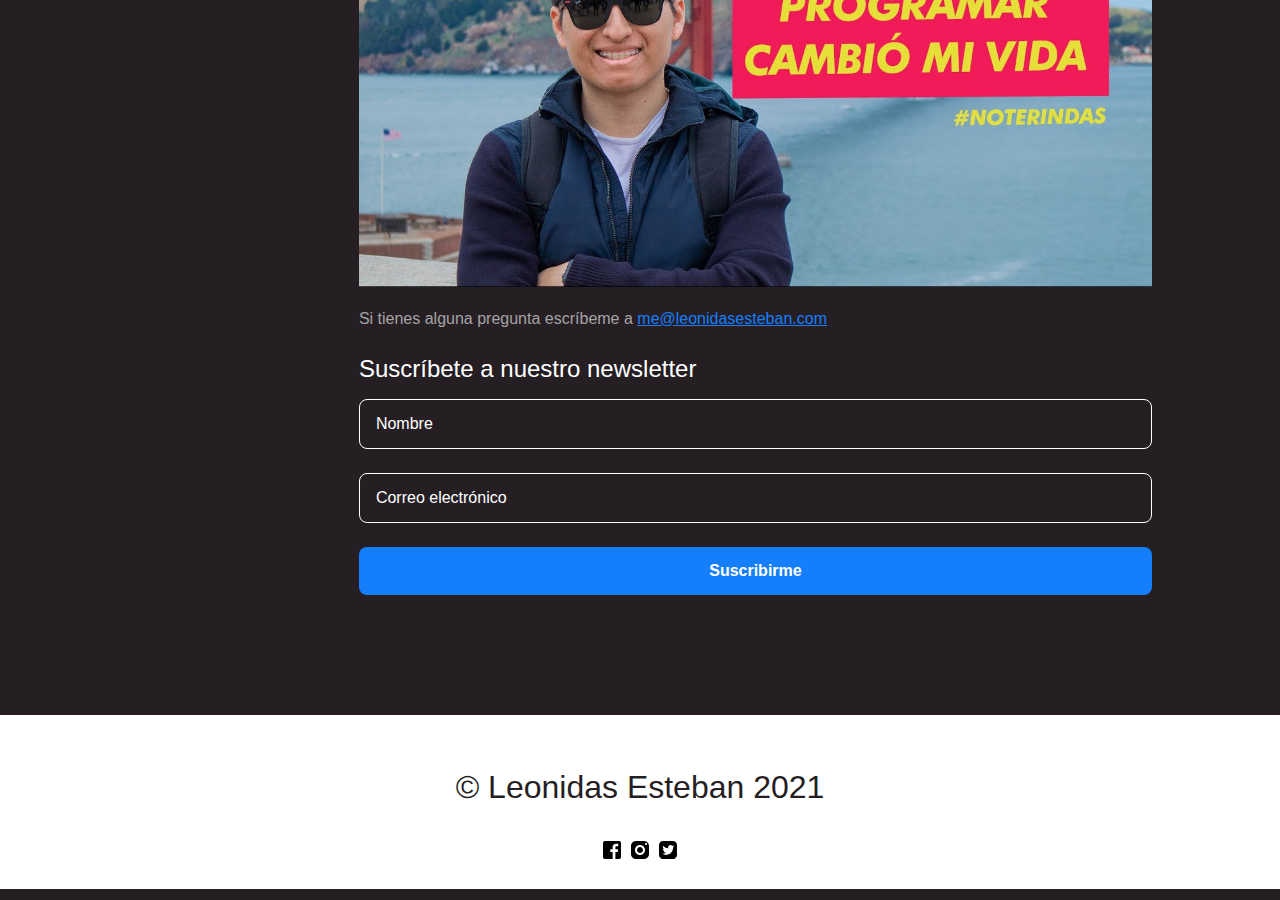
<file: public/containerB.html>
<!DOCTYPE html>
<html lang="es">
  <head>
    <meta charset="UTF-8" />
    <meta http-equiv="X-UA-Compatible" content="IE=edge" />
    <meta name="viewport" content="width=device-width, initial-scale=1.0" />
    <title>Nemium</title>
    <link rel="stylesheet" href="../assets/styles/containerB.css" />
  </head>
  <body>
    <header class="header"></header>

    <div class="wrapper">
      <aside class="aside">
        <nav class="aside-navbar">
          <div class="themes-container">
            <p class="aside-title">Variantes del proyecto</p>
            <ul class="theme-list">
              <li><a href="../index.html">Nemium A</a></li>
              <li><a class="active" href="./containerB.html">Nemium B</a></li>
              <li><a href="./containerC.html">Nemium C</a></li>
              <li><a href="./containerD.html">Nemium D</a></li>
              <li><a href="./containerE.html">Nemium E</a></li>
            </ul>
          </div>

          <p class="aside-title">CONTENIDO</p>
          <details class="dropdown">
            <summary>Setup</summary>
            <ol>
              <li><a href="#chrome">Google Chrome</a></li>
              <li><a href="#vs-code">Visual Studio Code</a></li>
              <li><a href="#figma">Figma</a></li>
              <li><a href="#github">GitHub</a></li>
            </ol>
          </details>

          <details class="dropdown" open>
            <summary>Conceptos esenciales del Desarrollo Web</summary>
            <ol>
              <li><a href="#html">Qué es HTML</a></li>
              <li><a href="#tags">Etiquetas</a></li>
              <li><a href="#dom">DOM</a></li>
              <li><a href="#semantic">Semántica</a></li>
              <li><a href="#attributes">Atributos</a></li>
              <li><a href="#css">Qué es CSS</a></li>
            </ol>
          </details>
        </nav>
      </aside>

      <main class="main-content">
        <h1>Curso esencial de HTML y CSS</h1>
        <p>
          Este es el inicio de tu carrera como Desarrollador Web, empezarás
          aprendiendo HTML y CSS para la creación de contenidos, en el nivel 2
          aprenderás de componentes y en 3 sobre layouts.
        </p>

        <hr class="divider" />

        <section>
          <h2>Setup</h2>

          <img
            id="chrome"
            src="../assets/images/chrome-white.png"
            alt="Chrome Logo"
          />
          <h3>1. Google Chrome</h3>
          <p>
            Chrome va a ser el
            <i><b>navegador que utilizaremos en el curso</b></i>
            por su extenso soporte de nuevos estándares y herramientas de
            desarrollo avanzadas y de amigable uso.
          </p>

          <img
            id="vs-code"
            src="../assets/images/vs-code-white.png"
            alt="Visual Studio Code Logo"
          />
          <h3>2. Visual Studio Code</h3>
          <p>
            Visual Studio Code es el
            <i
              ><b
                >editor de texto más popular y potente del mercado
                actualmente</b
              ></i
            >, su fácil uso y la capacidad de extenderlo por medio de plugins lo
            hace el complemento perfecto para cualquier programador sin importar
            el lenguaje en el que se desemvuelva.
          </p>

          <img
            id="figma"
            src="../assets/images/figma-white.png"
            alt="Figma Logo"
          />
          <h3>3. Figma</h3>
          <p>
            Figma es una la herramienta más popular en la actualidad para
            entregar diseños a los desarrolladores para su implementación por su
            <b><i>fácil uso</i></b> porque puede ser usado directamente desde el
            navegador.
          </p>

          <img
            id="github"
            src="../assets/images/github-white.png"
            alt="Github Logo"
          />
          <h3>4. GitHub</h3>
          <p>
            Así como en Facebook te encuentran tus amigos, en Github
            <i><b>te encuentran otras programadoras y programadores</b></i> de
            todo el mundo, en vez de subir fotos de tus viajes aquí subes tu
            código y puedes elegir hacerlo “open source” o guardarlo de manera
            privada, Github será esencial para almacenar tu futuro portafolio.
          </p>

          <blockquote>
            <span>“Este es el inicio de tu carrera como Desarrollador Web”</span>
            <br>
            <span>- Leonidas Esteban</span>
          </blockquote>
        </section>

        <section>
          <h2>Conceptos esenciales del Desarrollo Web</h2>
          <h3 id="html">1. Qué es HTML</h3>
          <p>
            Hyper Text Markup Language o Lenguaje de marcas Hipertexto. Es el
            componente más básico de la web. Define el significado y la
            estructura del contenido.
          </p>
          <blockquote>
          <pre>
&lt;!DOCTYPE html&gt;
&lt;html lang=&quot;en&quot;&gt;
&lt;head&gt;
&lt;meta charset=&quot;UTF-8&quot;&gt;
&lt;meta name=&quot;viewport&quot; content=&quot;width=device-width, initial-scale=1.0&quot;&gt;
&lt;title&gt;Document&lt;/title&gt;
&lt;/head&gt;
&lt;body&gt;

&lt;/body&gt;
&lt;/html&gt;
</pre>
        </blockquote>

          <h3 id="tags">2. Etiquetas</h3>
          <p>
            Las etiquetas HTML van a ayudarnos a brindar una estructura y
            semántica al contenido de nuestro website y cada una tiene
            características y usos diferentes aunque visualmente den un
            resultado similar.
            <br />
            Muchas etiquetas son fácil de diferencias como los headings o las
            imágenes y otras diferentes como header, footer, section o div, aquí
            es donde la semántica será la respuesta y si sabemos un poco de
            inglés también podremos darnos una pequeña idea de su uso pero en
            este curso vamos a usar las más importantes y que serán parte de tu
            día a día como Software Developer.
          </p>

          <h3 id="dom">3. DOM</h3>
          <p>
            El Document Object Model es una estructura de árbol que representará
            todos nuestros proyectos web como si un árbol genealógico fuera:
            padres, hijos, hermanos con niveles infinitos. cuando entendemos
            esta anidación podemos identificar dependencias, herencias en css y
            que tan complejo es nuestro proyecto.
          </p>
          <img width="100%" src="../assets/images/dom-black.jpg" alt="DOM" />

          <h3 id="semantic">4. Semántica</h3>
          <p>
            La semántica le brinda sentido a cada elemento existen en un sitio
            web, algunos elementos será meramente decorativos y no deben
            significar nada pero otros serán títulos y deberán estar en
            diferente jerarquías o alguna secciones serán más relevantes que
            otras, esto ayudará a los motores de búsqueda como Google o Duck
            Duck Go a diferenciar tu contenido, categorizar y será la
            herramientas más valiosa para estar en los primeros resultados de
            búsqueda SEO. También ayudará a la accesibilidad de tu sitio web,
            para que personas con habilidades diferentes puedan entender cada
            contenido.
          </p>

          <h3 id="attributes">5. Atributos</h3>
          <p>
            Los atributos le dan características extra a las etiquetas para
            complementar información y son pre programadas por el navegador,
            algunos atributos funcionan en todas las etiquetas de la misma forma
            como ‘class’ pero otros atributos funcionan en solo alguna etiquetas
            como src
          </p>

          <h3 id="css">6. CSS</h3>
          <p>
            Hojas de Estilo en Cascada (del inglés Cascading Style Sheets) o CSS
            es el lenguaje de estilos utilizado para describir la presentación
            de documentos HTML
          </p>
          <img width="100%" src="../assets/images/css-black.jpg" alt="CSS" />
        </section>

        <section class="box-model-section">
          <h2>Modelo de caja</h2>
          <h3>El modelo de caja está compuesto por:</h3>
          <p>
            Chrome va a ser el navegador que utilizaremos en el curso por su
            extenso soporte de nuevos estándares y herramientas de desarrollo
            avanzadas y de amigable uso.
          </p>
          <ol>
            <li>Tamaño del del contenido / ancho y alto</li>
            <li>Padding / Relleno</li>
            <li>Border / Bordes</li>
            <li>Margin / Márgenes</li>
          </ol>
          <h3>Propiedades físicas para el modelo de caja:</h3>
          <ul>
            <li>width / height</li>
            <li>
              margin / margin-top | margin-right | margin-bottom | margin-left
            </li>
            <li>
              border / border-top | border-right | border-bottom | border-left
            </li>
            <li>
              padding / padding-top | padding-right | padding-bottom |
              padding-left
            </li>
          </ul>
          <h3>Propiedades lógicas para el modelo de caja:</h3>
          <ul>
            <li>inline-size / block-size</li>
            <li>
              margin-block | margin-inline | margin-block-start |
              margin-block-end | margin-inline-start | margin-inline-end
            </li>
            <li>
              border-block | border-inline | border-block-start |
              border-block-end | border-inline-start | border-inline-end
            </li>
            <li>
              padding-block | padding-inline | padding-block-start |
              padding-block-end | padding-inline-start | padding-inline-end
            </li>
          </ul>
        </section>

        <section>
          <h2>Modelo de caja</h2>
          <img width="100%" src="../assets/images/dev.jpg" alt="CSS" />
          <p>
            Si tienes alguna pregunta escríbeme a
            <a class="email-link" href="mailto:me@leonidasesteban.com">me@leonidasesteban.com</a>
          </p>

          <form id="form" class="form" action="#form" method="GET">
            <h3 class="form__title">Suscríbete a nuestro newsletter</h3>
            <input
              class="form__input"
              name="fullname"
              type="text"
              placeholder="Nombre"
              required
            />
            <input
              class="form__input"
              name="email"
              type="email"
              placeholder="Correo electrónico"
              required
            />
            <input class="btn" type="submit" value="Suscribirme" />
          </form>
        </section>
      </main>
    </div>

    <footer class="footer">
      <p class="footer__title">&copy; Leonidas Esteban 2021</p>
      <div class="footer__links">
        <a href="#"
          ><img src="../assets/icons/facebook-black.svg" alt="facebook logo"
        /></a>
        <a href="#"
          ><img src="../assets/icons/instagram-black.svg" alt="instagram logo"
        /></a>
        <a href="#"
          ><img src="../assets/icons/twitter-black.svg" alt="twitter logo"
        /></a>
      </div>
    </footer>
  </body>
</html>
</file>
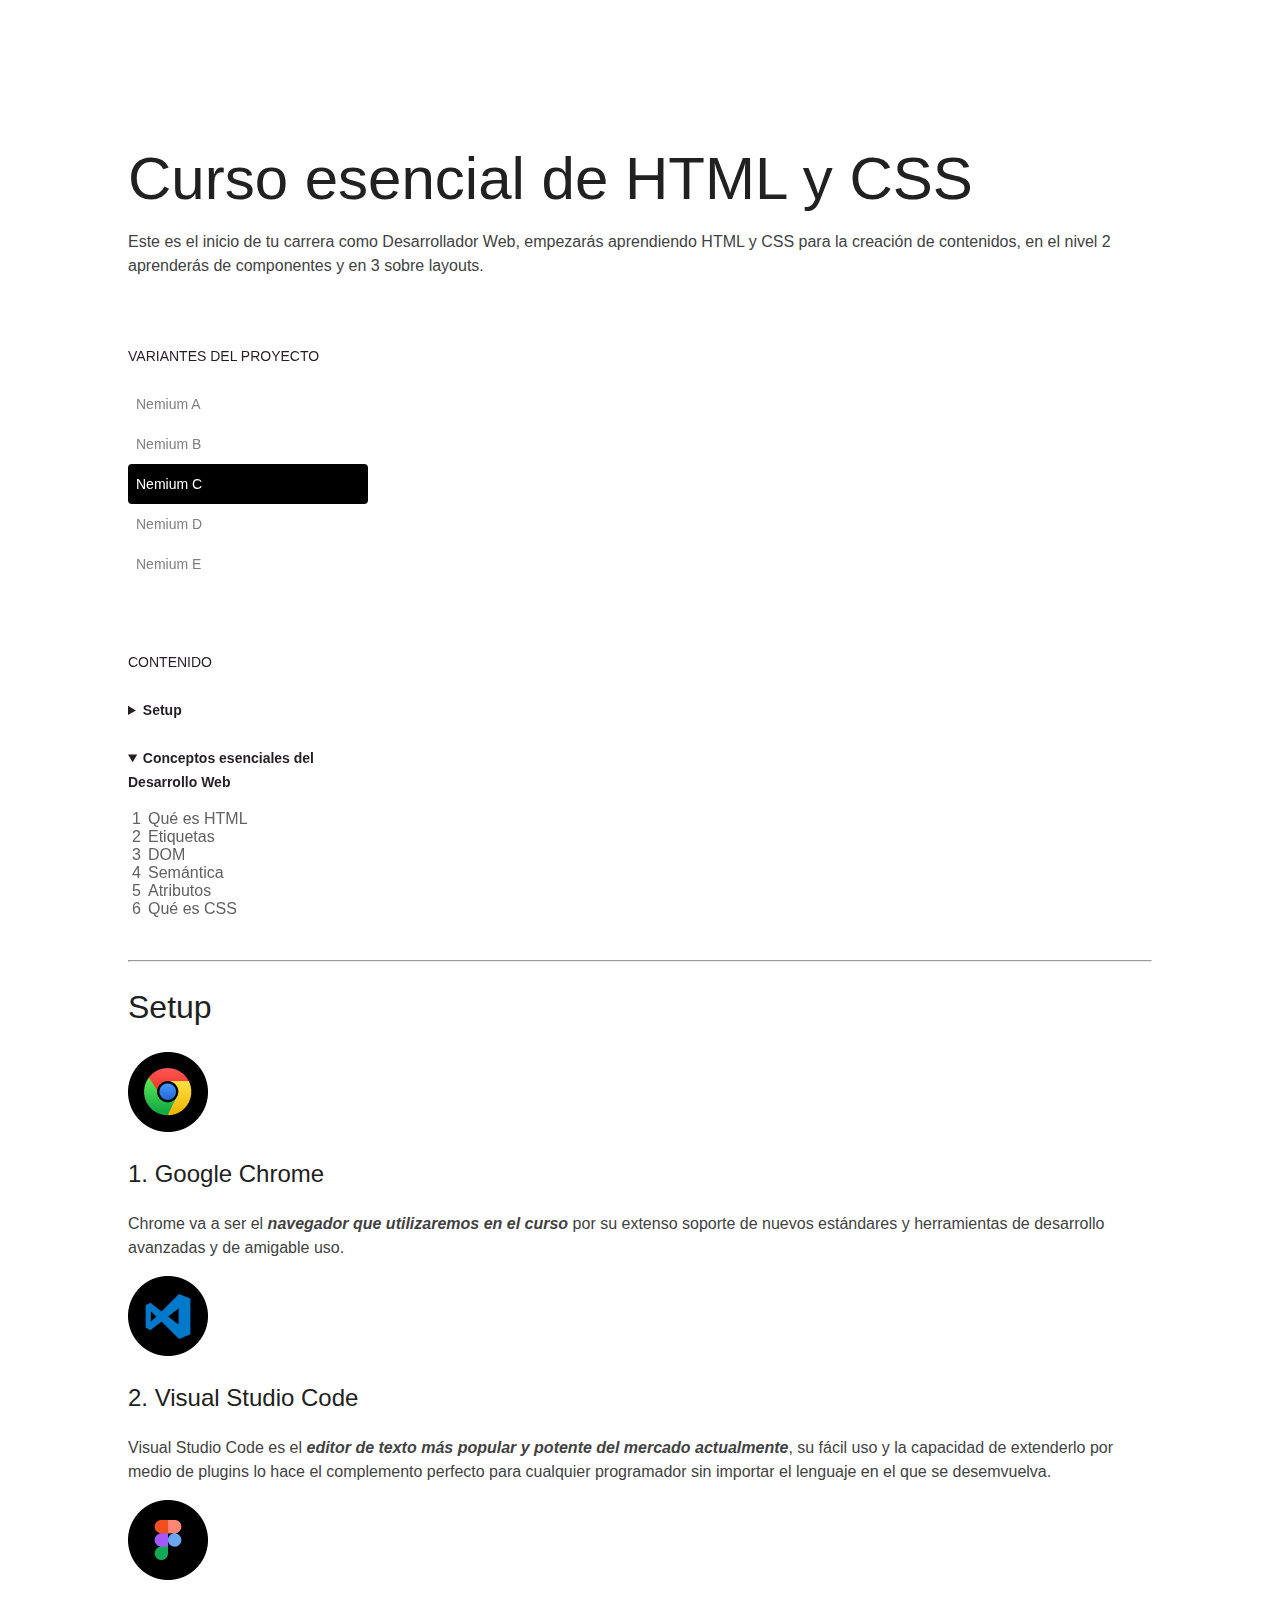
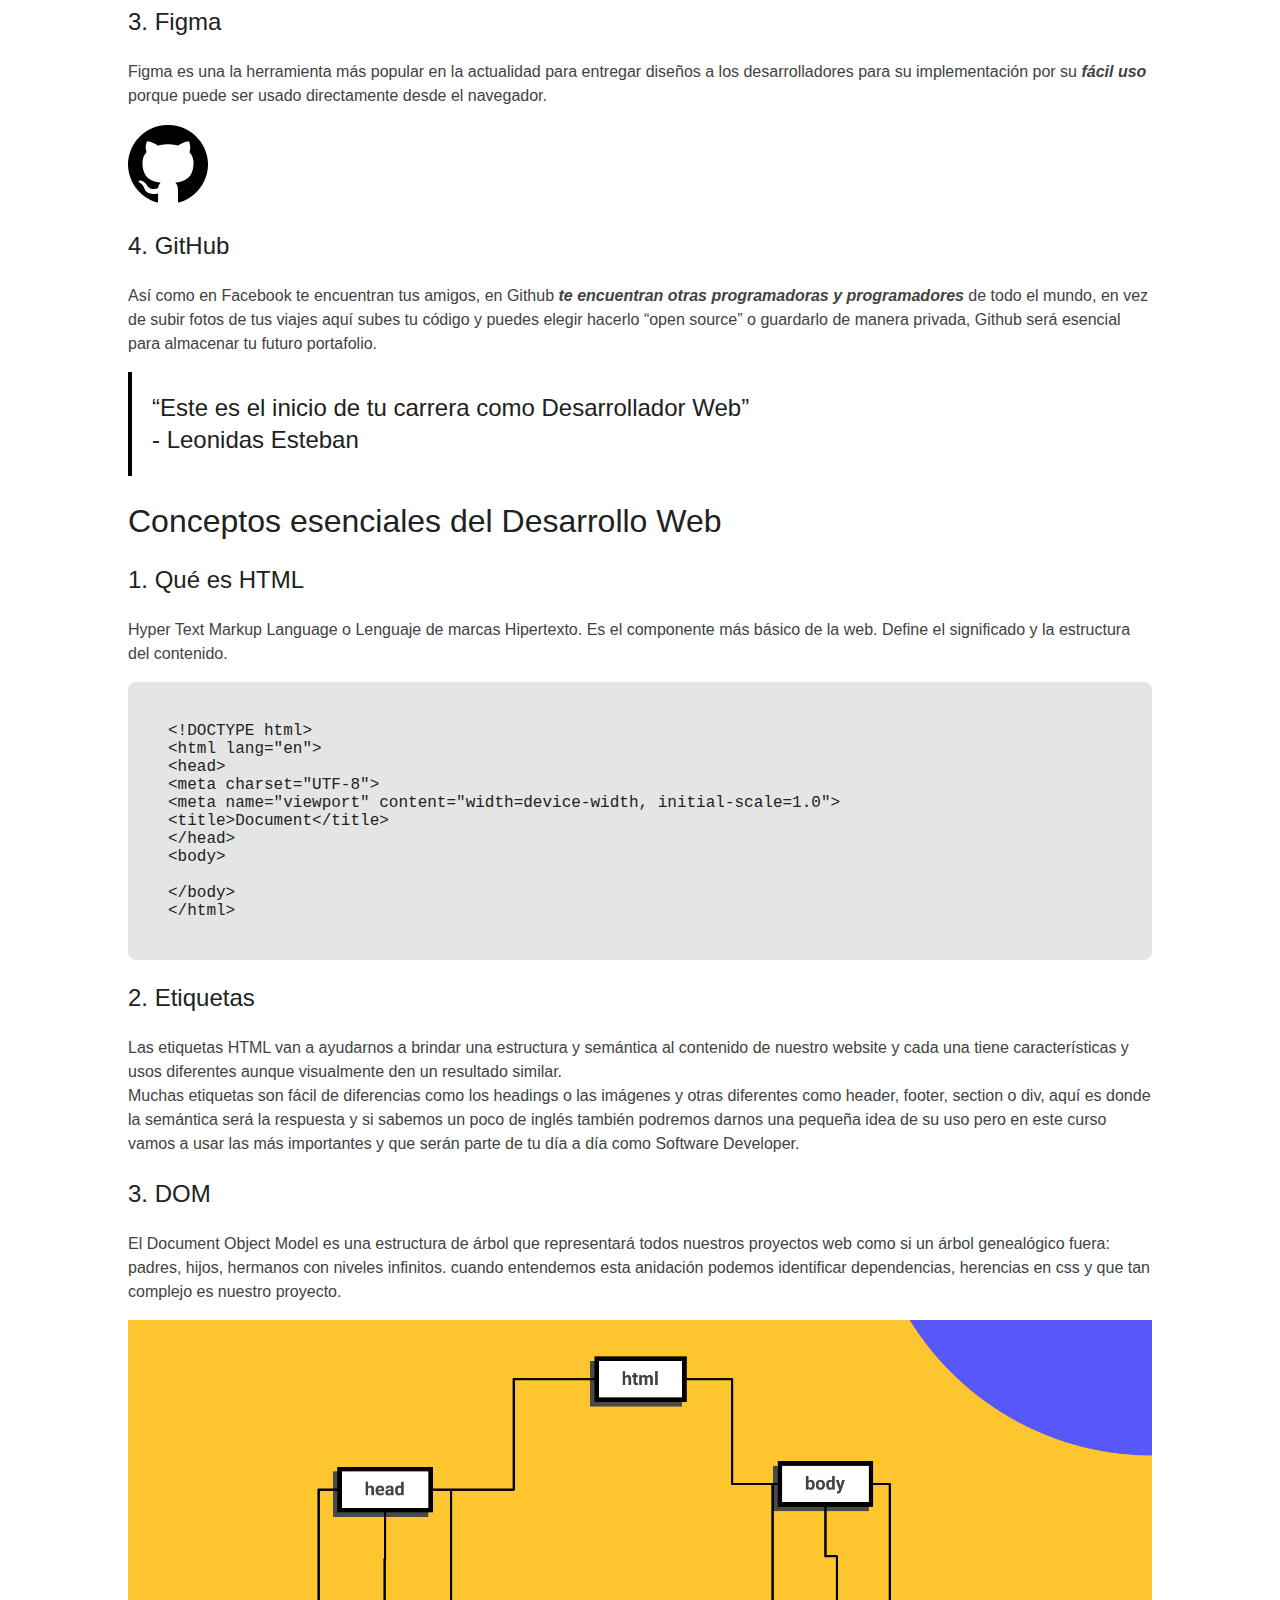
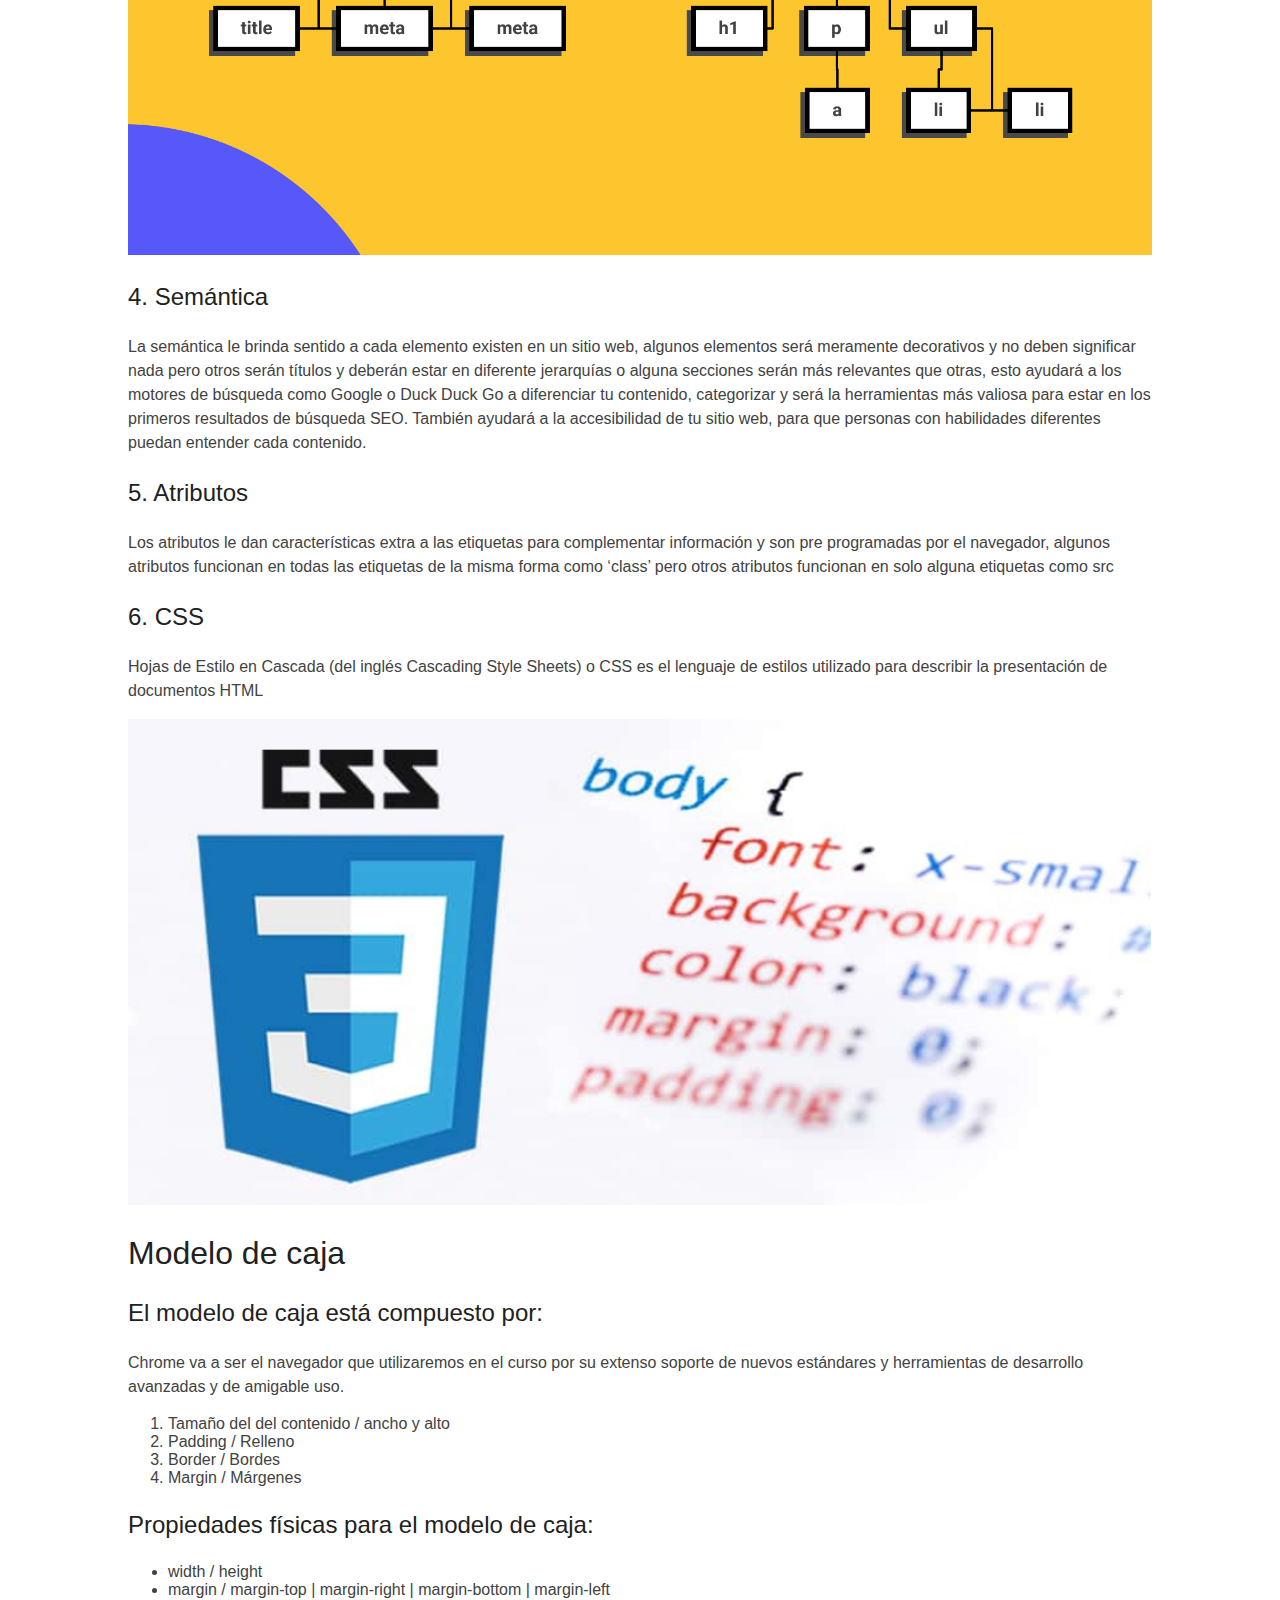
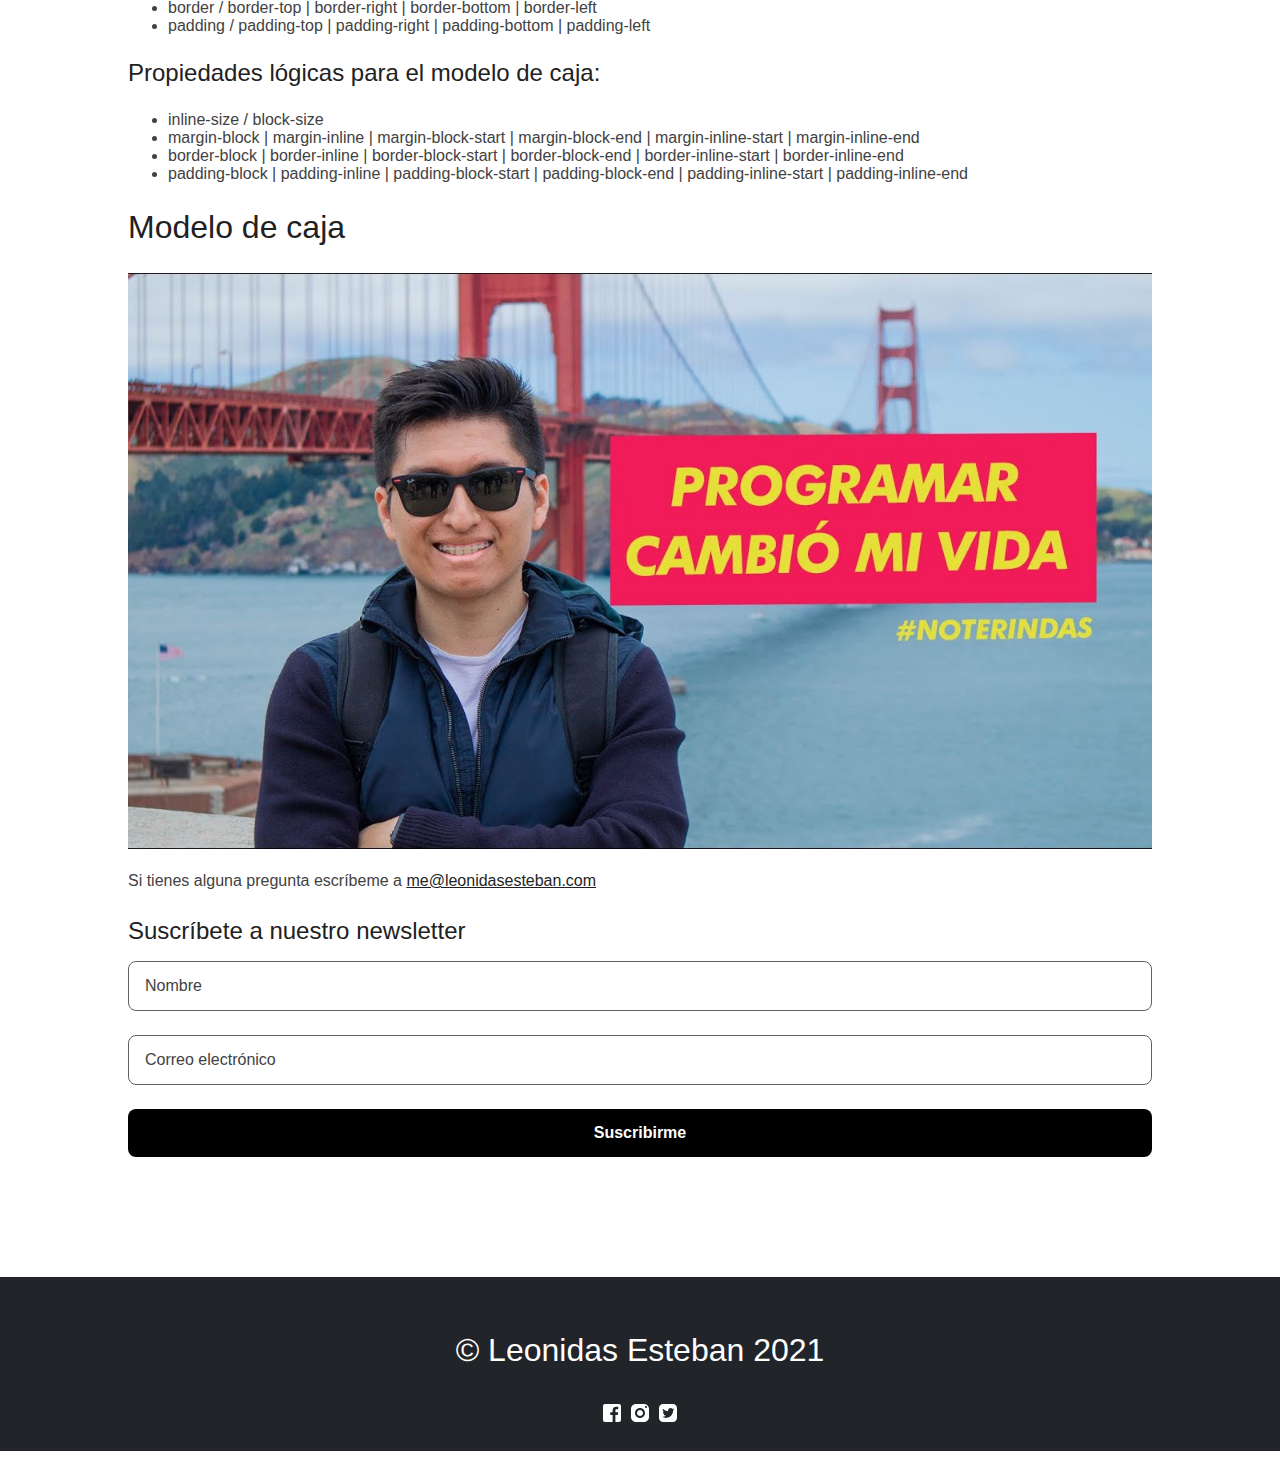
<file: public/containerC.html>
<!DOCTYPE html>
<html lang="es">
  <head>
    <meta charset="UTF-8" />
    <meta http-equiv="X-UA-Compatible" content="IE=edge" />
    <meta name="viewport" content="width=device-width, initial-scale=1.0" />
    <title>Nemium</title>
    <link rel="stylesheet" href="../assets/styles/containerC.css" />
  </head>
  <body>
    <header class="header"></header>

    <div class="wrapper">

      <main class="main-content">
        <h1>Curso esencial de HTML y CSS</h1>
        <p>
          Este es el inicio de tu carrera como Desarrollador Web, empezarás
          aprendiendo HTML y CSS para la creación de contenidos, en el nivel 2
          aprenderás de componentes y en 3 sobre layouts.
        </p>

        <br>
        <br>
        <aside class="aside">
          <nav class="aside-navbar">
            <div class="themes-container">
              <p class="aside-title">Variantes del proyecto</p>
              <ul class="theme-list">
                <li><a href="../index.html">Nemium A</a></li>
                <li><a href="../public/containerB.html">Nemium B</a></li>
                <li><a class="active" href="../public/containerC.html">Nemium C</a></li>
                <li><a href="../public/containerD.html">Nemium D</a></li>
                <li><a href="../public/containerE.html">Nemium E</a></li>
              </ul>
            </div>
  
            <br>
            <br>
            <p class="aside-title">CONTENIDO</p>
            <details class="dropdown">
              <summary>Setup</summary>
              <ol>
                <li><a href="#chrome">Google Chrome</a></li>
                <li><a href="#vs-code">Visual Studio Code</a></li>
                <li><a href="#figma">Figma</a></li>
                <li><a href="#github">GitHub</a></li>
              </ol>
            </details>
  
            <details class="dropdown" open>
              <summary>Conceptos esenciales del Desarrollo Web</summary>
              <ol>
                <li><a href="#html">Qué es HTML</a></li>
                <li><a href="#tags">Etiquetas</a></li>
                <li><a href="#dom">DOM</a></li>
                <li><a href="#semantic">Semántica</a></li>
                <li><a href="#attributes">Atributos</a></li>
                <li><a href="#css">Qué es CSS</a></li>
              </ol>
            </details>
          </nav>
        </aside>

        <br>
        <hr class="divider" />

        <section>
          <h2>Setup</h2>

          <img
            id="chrome"
            src="../assets/images/chrome-black.png"
            alt="Chrome Logo"
          />
          <h3>1. Google Chrome</h3>
          <p>
            Chrome va a ser el
            <i><b>navegador que utilizaremos en el curso</b></i>
            por su extenso soporte de nuevos estándares y herramientas de
            desarrollo avanzadas y de amigable uso.
          </p>

          <img
            id="vs-code"
            src="../assets/images/vs-code-black.png"
            alt="Visual Studio Code Logo"
          />
          <h3>2. Visual Studio Code</h3>
          <p>
            Visual Studio Code es el
            <i
              ><b
                >editor de texto más popular y potente del mercado
                actualmente</b
              ></i
            >, su fácil uso y la capacidad de extenderlo por medio de plugins lo
            hace el complemento perfecto para cualquier programador sin importar
            el lenguaje en el que se desemvuelva.
          </p>

          <img
            id="figma"
            src="../assets/images/figma-black.png"
            alt="Figma Logo"
          />
          <h3>3. Figma</h3>
          <p>
            Figma es una la herramienta más popular en la actualidad para
            entregar diseños a los desarrolladores para su implementación por su
            <b><i>fácil uso</i></b> porque puede ser usado directamente desde el
            navegador.
          </p>

          <img
            id="github"
            src="../assets/images/github-black.png"
            alt="Github Logo"
          />
          <h3>4. GitHub</h3>
          <p>
            Así como en Facebook te encuentran tus amigos, en Github
            <i><b>te encuentran otras programadoras y programadores</b></i> de
            todo el mundo, en vez de subir fotos de tus viajes aquí subes tu
            código y puedes elegir hacerlo “open source” o guardarlo de manera
            privada, Github será esencial para almacenar tu futuro portafolio.
          </p>

          <blockquote>
            <span
              >“Este es el inicio de tu carrera como Desarrollador Web”</span
            >
            <span>- Leonidas Esteban</span>
          </blockquote>
        </section>

        <section>
          <h2>Conceptos esenciales del Desarrollo Web</h2>
          <h3 id="html">1. Qué es HTML</h3>
          <p>
            Hyper Text Markup Language o Lenguaje de marcas Hipertexto. Es el
            componente más básico de la web. Define el significado y la
            estructura del contenido.
          </p>
          <pre>
&lt;!DOCTYPE html&gt;
&lt;html lang=&quot;en&quot;&gt;
&lt;head&gt;
&lt;meta charset=&quot;UTF-8&quot;&gt;
&lt;meta name=&quot;viewport&quot; content=&quot;width=device-width, initial-scale=1.0&quot;&gt;
&lt;title&gt;Document&lt;/title&gt;
&lt;/head&gt;
&lt;body&gt;

&lt;/body&gt;
&lt;/html&gt;
</pre
          >

          <h3 id="tags">2. Etiquetas</h3>
          <p>
            Las etiquetas HTML van a ayudarnos a brindar una estructura y
            semántica al contenido de nuestro website y cada una tiene
            características y usos diferentes aunque visualmente den un
            resultado similar.
            <br />
            Muchas etiquetas son fácil de diferencias como los headings o las
            imágenes y otras diferentes como header, footer, section o div, aquí
            es donde la semántica será la respuesta y si sabemos un poco de
            inglés también podremos darnos una pequeña idea de su uso pero en
            este curso vamos a usar las más importantes y que serán parte de tu
            día a día como Software Developer.
          </p>

          <h3 id="dom">3. DOM</h3>
          <p>
            El Document Object Model es una estructura de árbol que representará
            todos nuestros proyectos web como si un árbol genealógico fuera:
            padres, hijos, hermanos con niveles infinitos. cuando entendemos
            esta anidación podemos identificar dependencias, herencias en css y
            que tan complejo es nuestro proyecto.
          </p>
          <img width="100%" src="../assets/images/dom-black.jpg" alt="DOM" />

          <h3 id="semantic">4. Semántica</h3>
          <p>
            La semántica le brinda sentido a cada elemento existen en un sitio
            web, algunos elementos será meramente decorativos y no deben
            significar nada pero otros serán títulos y deberán estar en
            diferente jerarquías o alguna secciones serán más relevantes que
            otras, esto ayudará a los motores de búsqueda como Google o Duck
            Duck Go a diferenciar tu contenido, categorizar y será la
            herramientas más valiosa para estar en los primeros resultados de
            búsqueda SEO. También ayudará a la accesibilidad de tu sitio web,
            para que personas con habilidades diferentes puedan entender cada
            contenido.
          </p>

          <h3 id="attributes">5. Atributos</h3>
          <p>
            Los atributos le dan características extra a las etiquetas para
            complementar información y son pre programadas por el navegador,
            algunos atributos funcionan en todas las etiquetas de la misma forma
            como ‘class’ pero otros atributos funcionan en solo alguna etiquetas
            como src
          </p>

          <h3 id="css">6. CSS</h3>
          <p>
            Hojas de Estilo en Cascada (del inglés Cascading Style Sheets) o CSS
            es el lenguaje de estilos utilizado para describir la presentación
            de documentos HTML
          </p>
          <img width="100%" src="../assets/images/css-black.jpg" alt="CSS" />
        </section>

        <section class="box-model-section">
          <h2>Modelo de caja</h2>
          <h3>El modelo de caja está compuesto por:</h3>
          <p>
            Chrome va a ser el navegador que utilizaremos en el curso por su
            extenso soporte de nuevos estándares y herramientas de desarrollo
            avanzadas y de amigable uso.
          </p>
          <ol>
            <li>Tamaño del del contenido / ancho y alto</li>
            <li>Padding / Relleno</li>
            <li>Border / Bordes</li>
            <li>Margin / Márgenes</li>
          </ol>
          <h3>Propiedades físicas para el modelo de caja:</h3>
          <ul>
            <li>width / height</li>
            <li>
              margin / margin-top | margin-right | margin-bottom | margin-left
            </li>
            <li>
              border / border-top | border-right | border-bottom | border-left
            </li>
            <li>
              padding / padding-top | padding-right | padding-bottom |
              padding-left
            </li>
          </ul>
          <h3>Propiedades lógicas para el modelo de caja:</h3>
          <ul>
            <li>inline-size / block-size</li>
            <li>
              margin-block | margin-inline | margin-block-start |
              margin-block-end | margin-inline-start | margin-inline-end
            </li>
            <li>
              border-block | border-inline | border-block-start |
              border-block-end | border-inline-start | border-inline-end
            </li>
            <li>
              padding-block | padding-inline | padding-block-start |
              padding-block-end | padding-inline-start | padding-inline-end
            </li>
          </ul>
        </section>

        <section>
          <h2>Modelo de caja</h2>
          <img width="100%" src="../assets/images/dev.jpg" alt="CSS" />
          <p>
            Si tienes alguna pregunta escríbeme a
            <a class="email-link" href="mailto:me@leonidasesteban.com"
              >me@leonidasesteban.com</a
            >
          </p>

          <form id="form" class="form" action="#form" method="GET">
            <h3 class="form__title">Suscríbete a nuestro newsletter</h3>
            <input
              class="form__input"
              name="fullname"
              type="text"
              placeholder="Nombre"
              required
            />
            <input
              class="form__input"
              name="email"
              type="email"
              placeholder="Correo electrónico"
              required
            />
            <input class="btn" type="submit" value="Suscribirme" />
          </form>
        </section>
      </main>
    </div>

    <footer class="footer">
      <p class="footer__title">&copy; Leonidas Esteban 2021</p>
      <div class="footer__links">
        <a href="#"
          ><img src="../assets/icons/facebook.svg" alt="facebook logo"
        /></a>
        <a href="#"
          ><img src="../assets/icons/instagram.svg" alt="instagram logo"
        /></a>
        <a href="#"
          ><img src="../assets/icons/twitter.svg" alt="twitter logo"
        /></a>
      </div>
    </footer>
  </body>
</html>
</file>
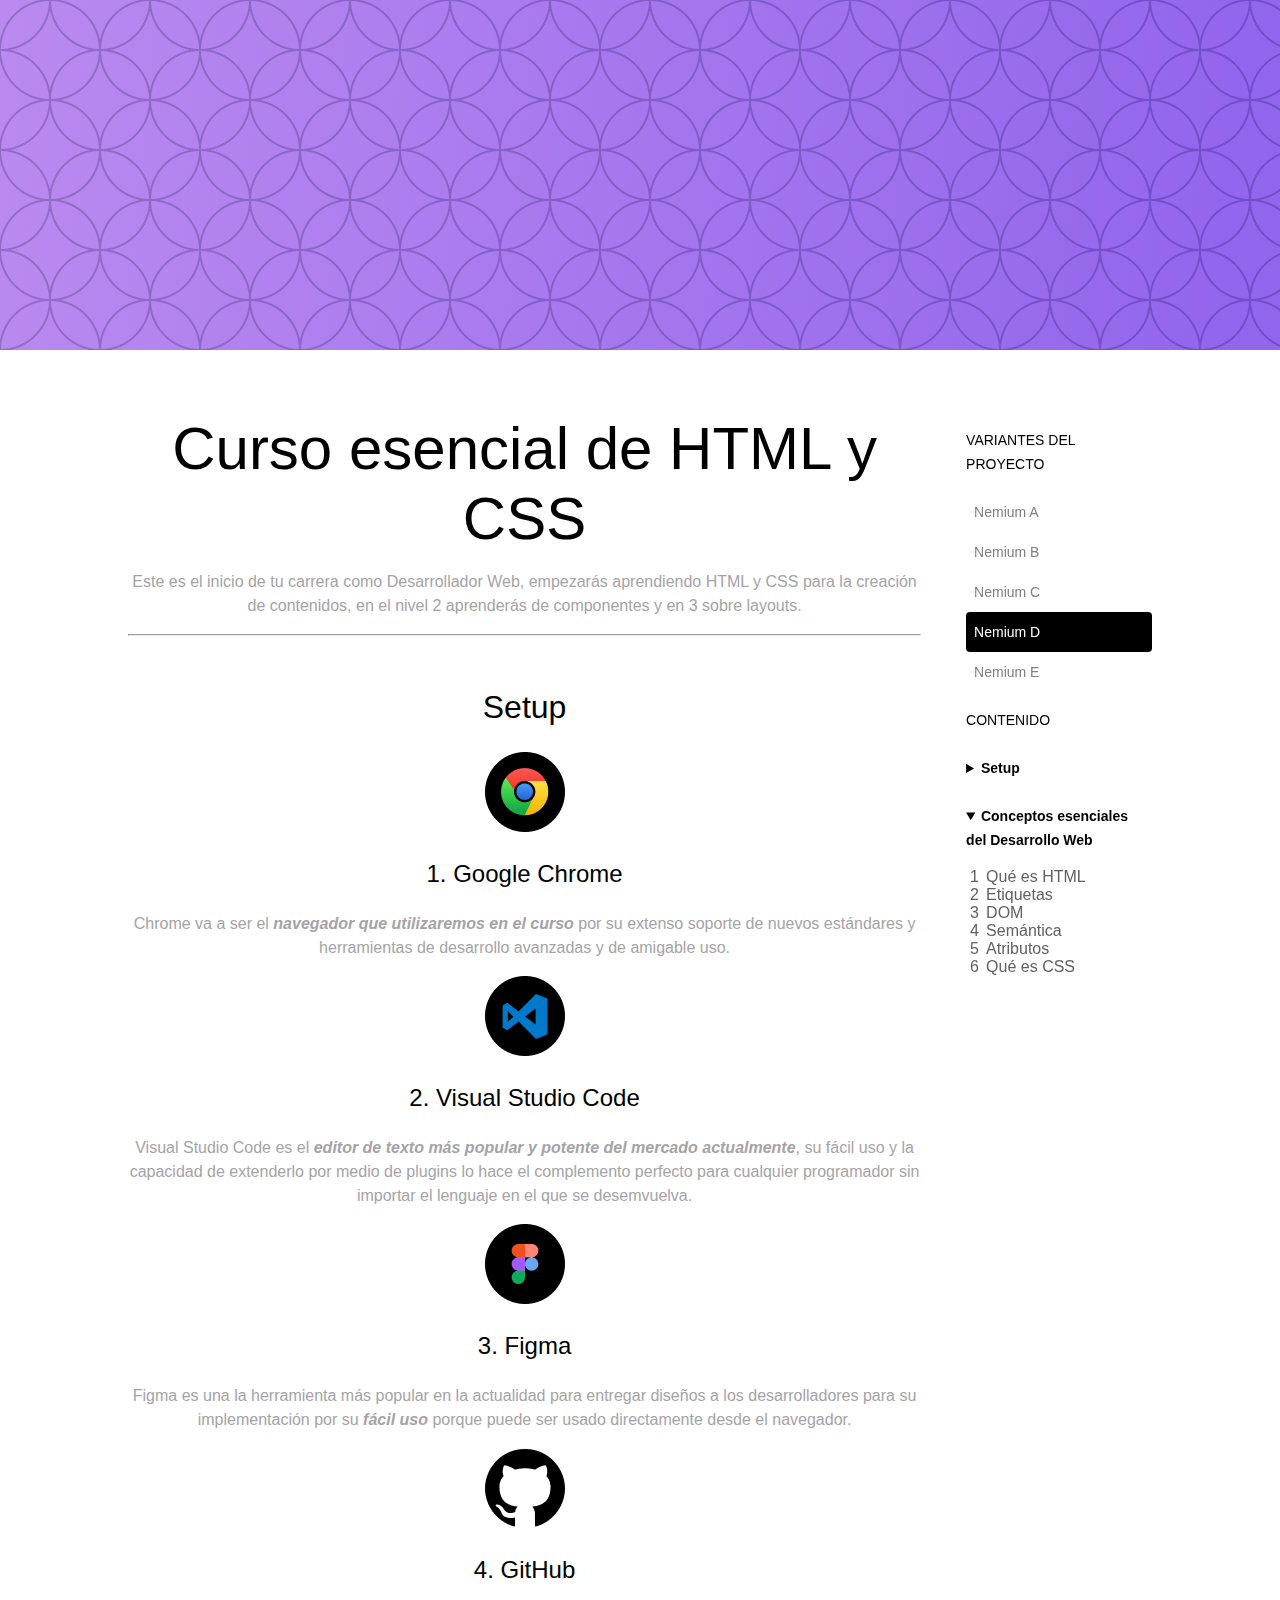
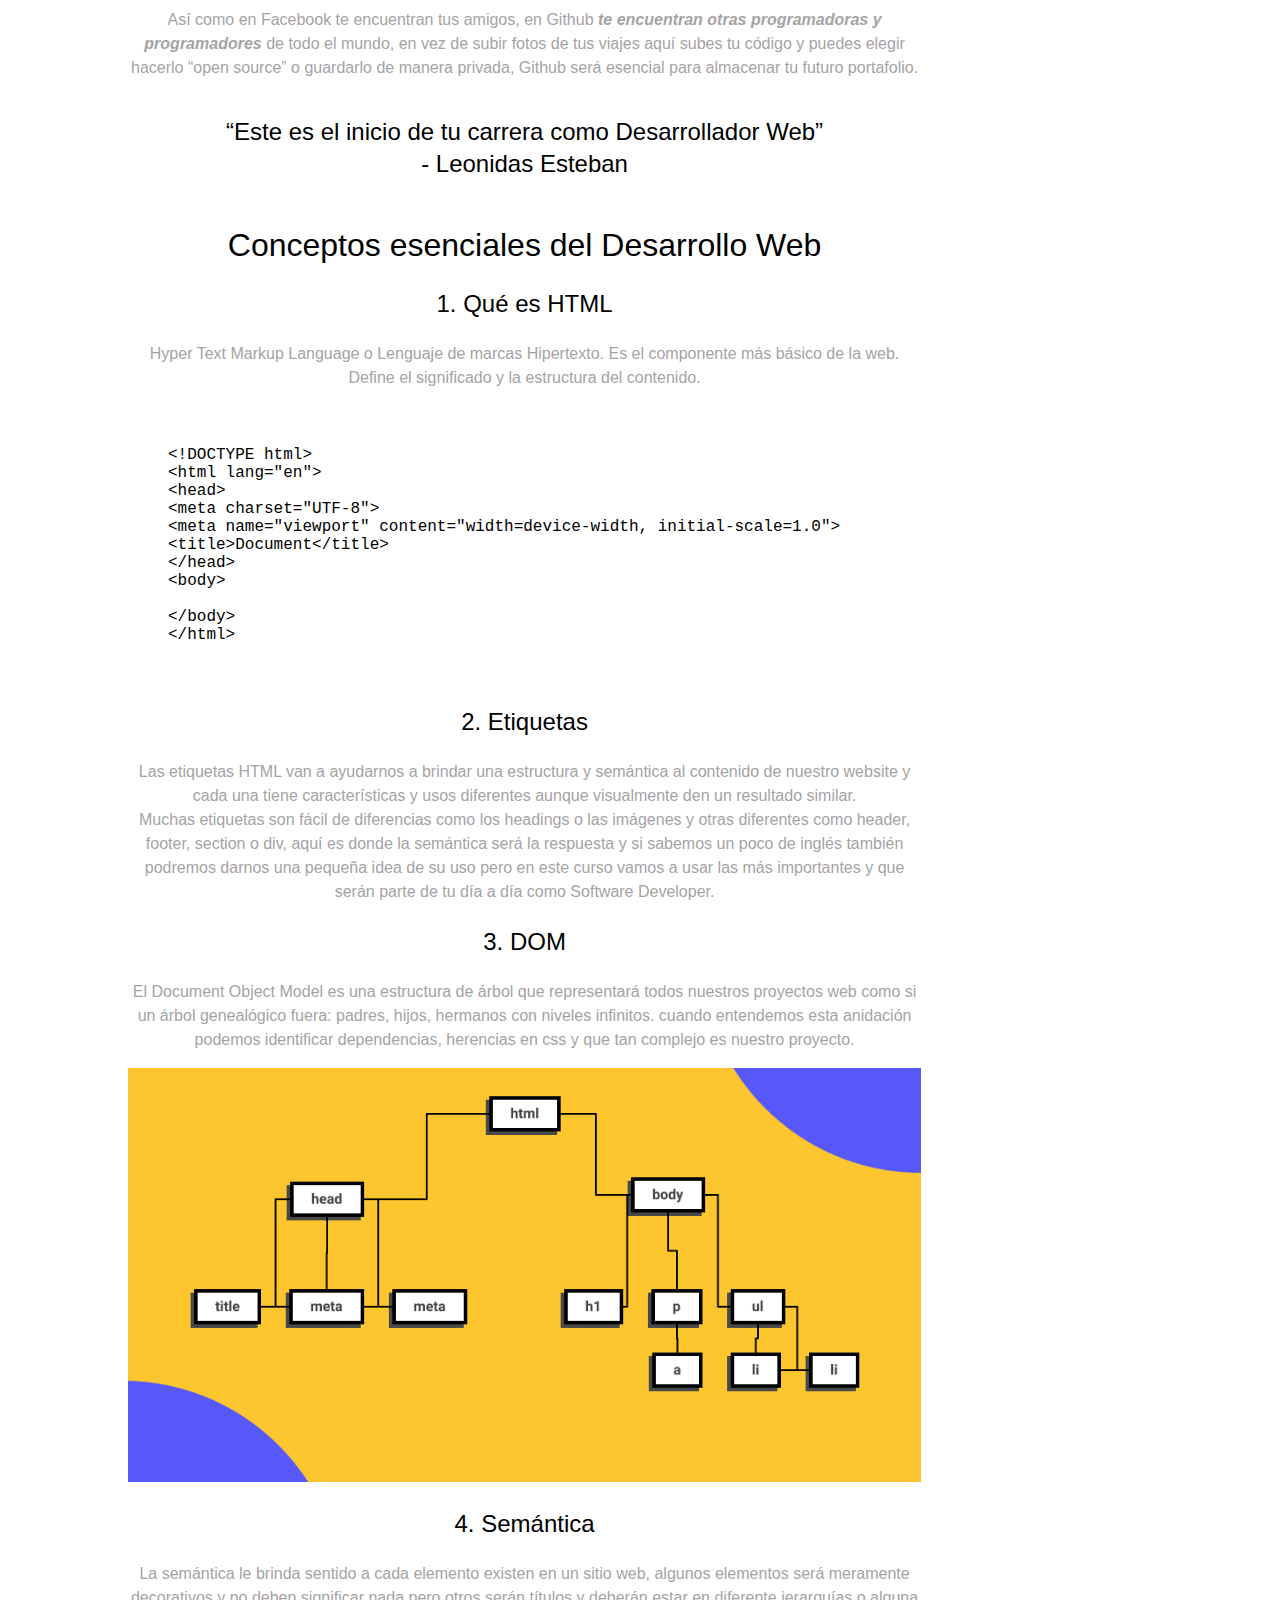
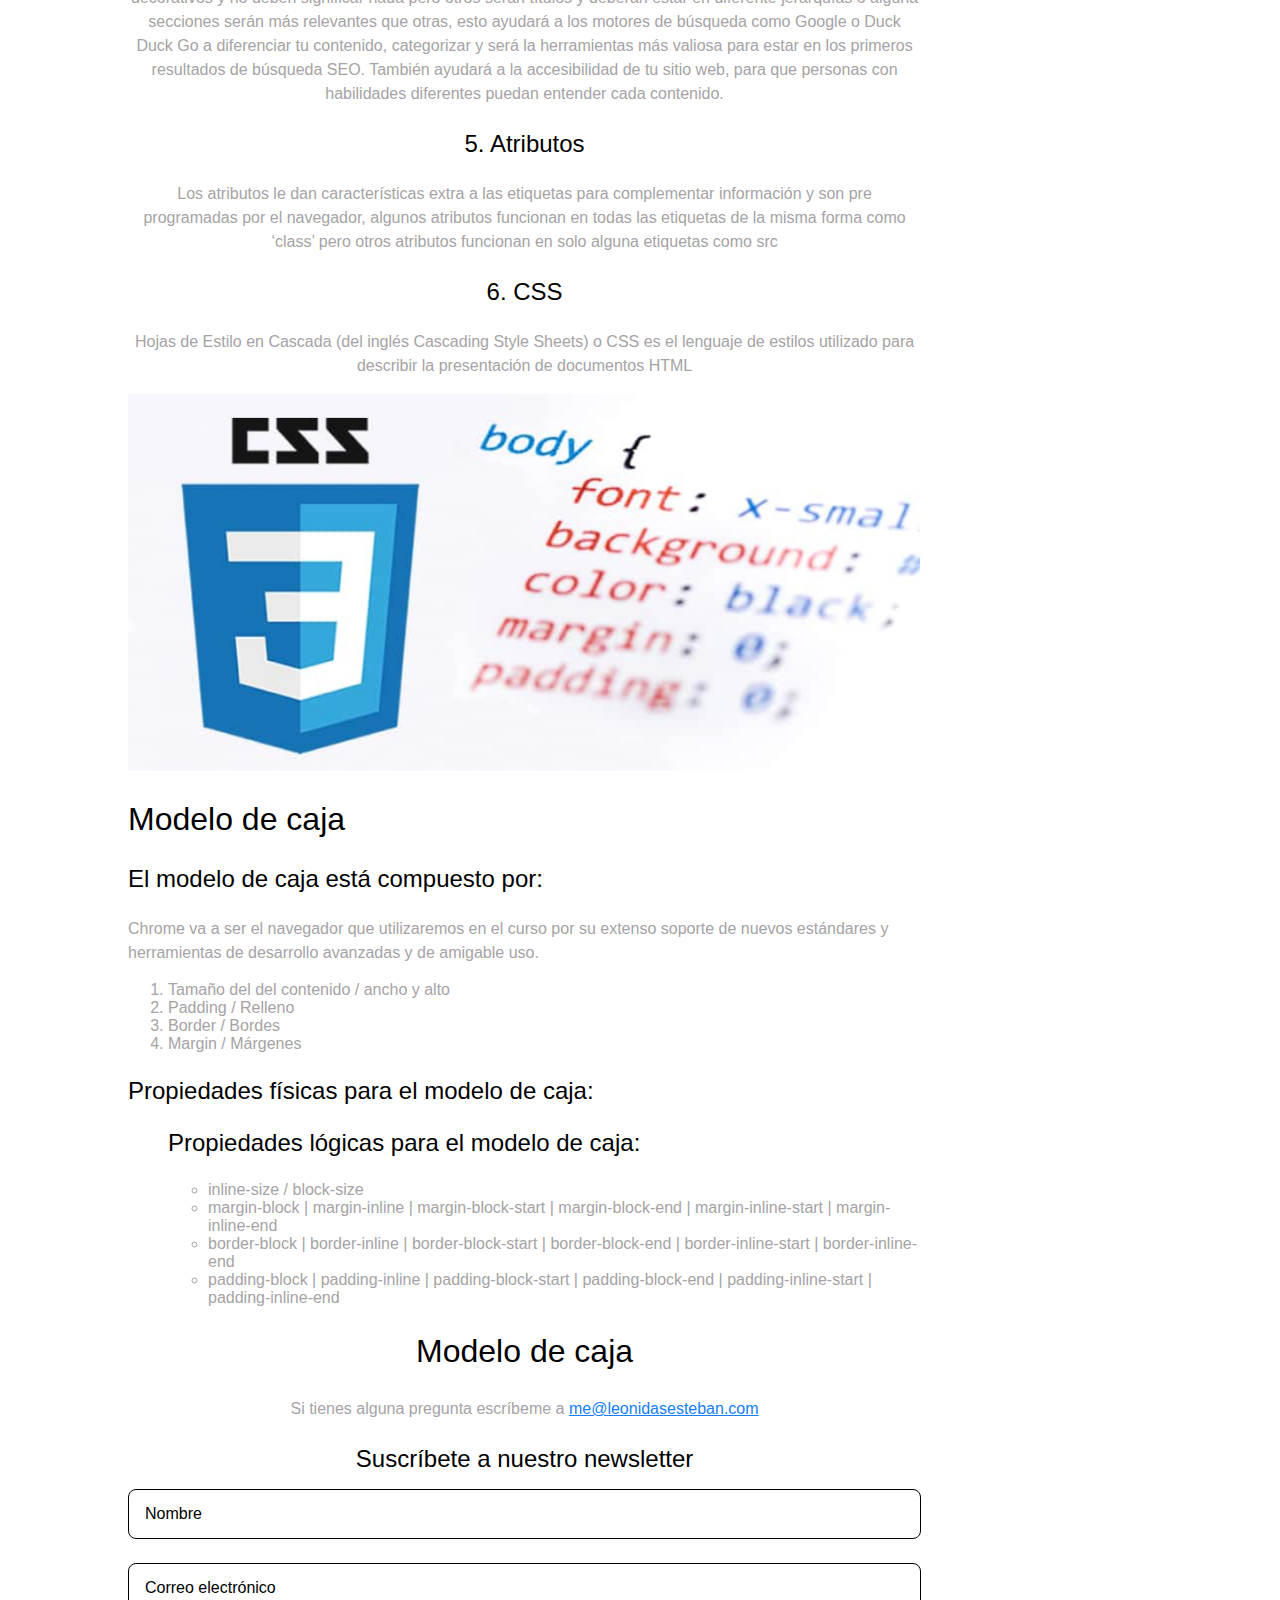
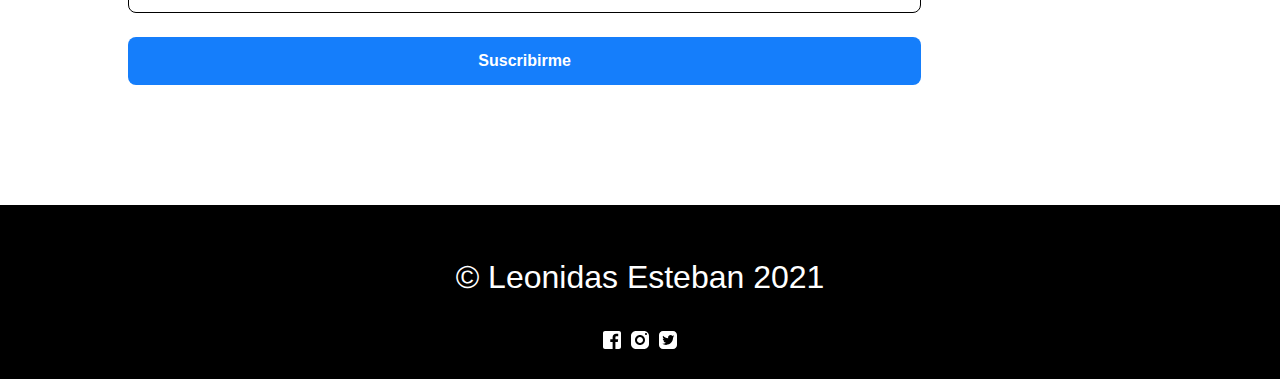
<file: public/containerD.html>
<!DOCTYPE html>
<html lang="es">
  <head>
    <meta charset="UTF-8" />
    <meta http-equiv="X-UA-Compatible" content="IE=edge" />
    <meta name="viewport" content="width=device-width, initial-scale=1.0" />
    <title>Nemium</title>
    <link rel="stylesheet" href="../assets/styles/containerD.css" />
  </head>
  <body>
    <header class="header"></header>

    <div class="wrapper">
      <aside class="aside">
        <nav class="aside-navbar">
          <div class="themes-container">
            <p class="aside-title">Variantes del proyecto</p>
            <ul class="theme-list">
              <li><a href="../index.html">Nemium A</a></li>
              <li><a href="../public/containerB.html">Nemium B</a></li>
              <li><a href="../public/containerC.html">Nemium C</a></li>
              <li><a class="active" href="../public/containerD.html">Nemium D</a></li>
              <li><a href="../public/containerE.html">Nemium E</a></li>
            </ul>
          </div>

          <p class="aside-title">CONTENIDO</p>
          <details class="dropdown">
            <summary>Setup</summary>
            <ol>
              <li><a href="#chrome">Google Chrome</a></li>
              <li><a href="#vs-code">Visual Studio Code</a></li>
              <li><a href="#figma">Figma</a></li>
              <li><a href="#github">GitHub</a></li>
            </ol>
          </details>

          <details class="dropdown" open>
            <summary>Conceptos esenciales del Desarrollo Web</summary>
            <ol>
              <li><a href="#html">Qué es HTML</a></li>
              <li><a href="#tags">Etiquetas</a></li>
              <li><a href="#dom">DOM</a></li>
              <li><a href="#semantic">Semántica</a></li>
              <li><a href="#attributes">Atributos</a></li>
              <li><a href="#css">Qué es CSS</a></li>
            </ol>
          </details>
        </nav>
      </aside>

      <main class="main-content">
        <h1>Curso esencial de HTML y CSS</h1>
        <p>
          Este es el inicio de tu carrera como Desarrollador Web, empezarás
          aprendiendo HTML y CSS para la creación de contenidos, en el nivel 2
          aprenderás de componentes y en 3 sobre layouts.
        </p>

        <hr class="divider" />

        <br>

        <section>
          <h2>Setup</h2>

          <img
            id="chrome"
            src="../assets/images/chrome-black.png"
            alt="Chrome Logo"
          />
          <h3>1. Google Chrome</h3>
          <p>
            Chrome va a ser el
            <i><b>navegador que utilizaremos en el curso</b></i>
            por su extenso soporte de nuevos estándares y herramientas de
            desarrollo avanzadas y de amigable uso.
          </p>

          <img
            id="vs-code"
            src="../assets/images/vs-code-black.png"
            alt="Visual Studio Code Logo"
          />
          <h3>2. Visual Studio Code</h3>
          <p>
            Visual Studio Code es el
            <i
              ><b
                >editor de texto más popular y potente del mercado
                actualmente</b
              ></i
            >, su fácil uso y la capacidad de extenderlo por medio de plugins lo
            hace el complemento perfecto para cualquier programador sin importar
            el lenguaje en el que se desemvuelva.
          </p>

          <img
            id="figma"
            src="../assets/images/figma-black.png"
            alt="Figma Logo"
          />
          <h3>3. Figma</h3>
          <p>
            Figma es una la herramienta más popular en la actualidad para
            entregar diseños a los desarrolladores para su implementación por su
            <b><i>fácil uso</i></b> porque puede ser usado directamente desde el
            navegador.
          </p>

          <img
            id="github"
            src="../assets/images/github-black.png"
            alt="Github Logo"
          />
          <h3>4. GitHub</h3>
          <p>
            Así como en Facebook te encuentran tus amigos, en Github
            <i><b>te encuentran otras programadoras y programadores</b></i> de
            todo el mundo, en vez de subir fotos de tus viajes aquí subes tu
            código y puedes elegir hacerlo “open source” o guardarlo de manera
            privada, Github será esencial para almacenar tu futuro portafolio.
          </p>

          <blockquote>
            <span
              >“Este es el inicio de tu carrera como Desarrollador Web”</span
            >
            <span>- Leonidas Esteban</span>
          </blockquote>
        </section>

        <section>
          <h2>Conceptos esenciales del Desarrollo Web</h2>
          <h3 id="html">1. Qué es HTML</h3>
          <p>
            Hyper Text Markup Language o Lenguaje de marcas Hipertexto. Es el
            componente más básico de la web. Define el significado y la
            estructura del contenido.
          </p>
          <pre>
&lt;!DOCTYPE html&gt;
&lt;html lang=&quot;en&quot;&gt;
&lt;head&gt;
&lt;meta charset=&quot;UTF-8&quot;&gt;
&lt;meta name=&quot;viewport&quot; content=&quot;width=device-width, initial-scale=1.0&quot;&gt;
&lt;title&gt;Document&lt;/title&gt;
&lt;/head&gt;
&lt;body&gt;

&lt;/body&gt;
&lt;/html&gt;
</pre
          >

          <h3 id="tags">2. Etiquetas</h3>
          <p>
            Las etiquetas HTML van a ayudarnos a brindar una estructura y
            semántica al contenido de nuestro website y cada una tiene
            características y usos diferentes aunque visualmente den un
            resultado similar.
            <br />
            Muchas etiquetas son fácil de diferencias como los headings o las
            imágenes y otras diferentes como header, footer, section o div, aquí
            es donde la semántica será la respuesta y si sabemos un poco de
            inglés también podremos darnos una pequeña idea de su uso pero en
            este curso vamos a usar las más importantes y que serán parte de tu
            día a día como Software Developer.
          </p>

          <h3 id="dom">3. DOM</h3>
          <p>
            El Document Object Model es una estructura de árbol que representará
            todos nuestros proyectos web como si un árbol genealógico fuera:
            padres, hijos, hermanos con niveles infinitos. cuando entendemos
            esta anidación podemos identificar dependencias, herencias en css y
            que tan complejo es nuestro proyecto.
          </p>
          <img width="100%" src="../assets/images/dom-black.jpg" alt="DOM" />

          <h3 id="semantic">4. Semántica</h3>
          <p>
            La semántica le brinda sentido a cada elemento existen en un sitio
            web, algunos elementos será meramente decorativos y no deben
            significar nada pero otros serán títulos y deberán estar en
            diferente jerarquías o alguna secciones serán más relevantes que
            otras, esto ayudará a los motores de búsqueda como Google o Duck
            Duck Go a diferenciar tu contenido, categorizar y será la
            herramientas más valiosa para estar en los primeros resultados de
            búsqueda SEO. También ayudará a la accesibilidad de tu sitio web,
            para que personas con habilidades diferentes puedan entender cada
            contenido.
          </p>

          <h3 id="attributes">5. Atributos</h3>
          <p>
            Los atributos le dan características extra a las etiquetas para
            complementar información y son pre programadas por el navegador,
            algunos atributos funcionan en todas las etiquetas de la misma forma
            como ‘class’ pero otros atributos funcionan en solo alguna etiquetas
            como src
          </p>

          <h3 id="css">6. CSS</h3>
          <p>
            Hojas de Estilo en Cascada (del inglés Cascading Style Sheets) o CSS
            es el lenguaje de estilos utilizado para describir la presentación
            de documentos HTML
          </p>
          <img width="100%" src="../assets/images/css-black.jpg" alt="CSS" />
        </section>

        <section class="box-model-section">
          <h2>Modelo de caja</h2>
          <h3>El modelo de caja está compuesto por:</h3>
          <p>
            Chrome va a ser el navegador que utilizaremos en el curso por su
            extenso soporte de nuevos estándares y herramientas de desarrollo
            avanzadas y de amigable uso.
          </p>
          <ol>
            <li>Tamaño del del contenido / ancho y alto</li>
            <li>Padding / Relleno</li>
            <li>Border / Bordes</li>
            <li>Margin / Márgenes</li>
          </ol>
          <h3>Propiedades físicas para el modelo de caja:</h3>
          <ul>
            <h3>Propiedades lógicas para el modelo de caja:</h3>
          <ul>
            <li>inline-size / block-size</li>
            <li>
              margin-block | margin-inline | margin-block-start |
              margin-block-end | margin-inline-start | margin-inline-end
            </li>
            <li>
              border-block | border-inline | border-block-start |
              border-block-end | border-inline-start | border-inline-end
            </li>
            <li>
              padding-block | padding-inline | padding-block-start |
              padding-block-end | padding-inline-start | padding-inline-end
            </li>
          </ul>
        </section>

        <section>
          <h2>Modelo de caja</h2>
          <p>
            Si tienes alguna pregunta escríbeme a
            <a class="email-link" href="mailto:me@leonidasesteban.com">me@leonidasesteban.com</a>
          </p>

          <form id="form" class="form" action="#form" method="GET">
            <h3 class="form__title">Suscríbete a nuestro newsletter</h3>
            <input
              class="form__input"
              name="fullname"
              type="text"
              placeholder="Nombre"
              required
            />
            <input
              class="form__input"
              name="email"
              type="email"
              placeholder="Correo electrónico"
              required
            />
            <input class="btn" type="submit" value="Suscribirme" />
          </form>
        </section>
      </main>
    </div>

    <footer class="footer">
      <p class="footer__title">&copy; Leonidas Esteban 2021</p>
      <div class="footer__links">
        <a href="#"
          ><img src="../assets/icons/facebook.svg" alt="facebook logo"
        /></a>
        <a href="#"
          ><img src="../assets/icons/instagram.svg" alt="instagram logo"
        /></a>
        <a href="#"
          ><img src="../assets/icons/twitter.svg" alt="twitter logo"
        /></a>
      </div>
    </footer>
  </body>
</html>
</file>
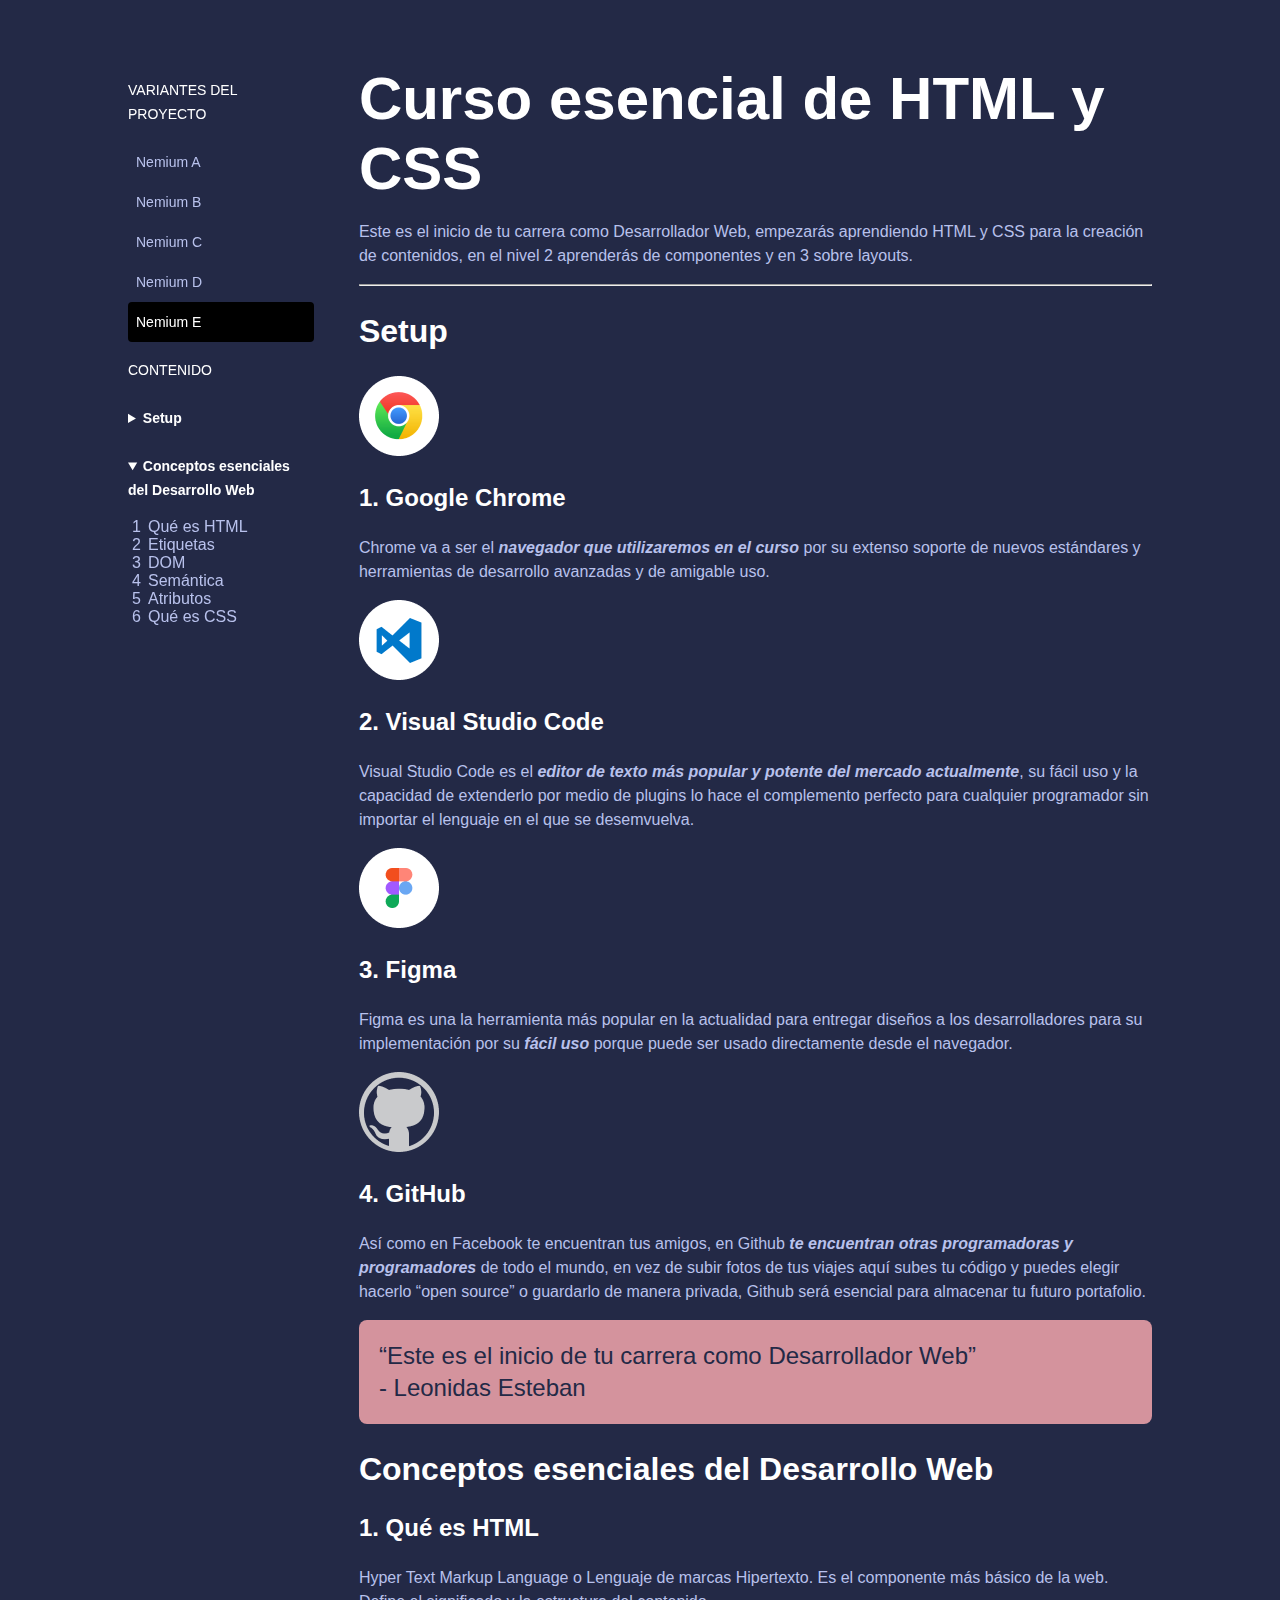
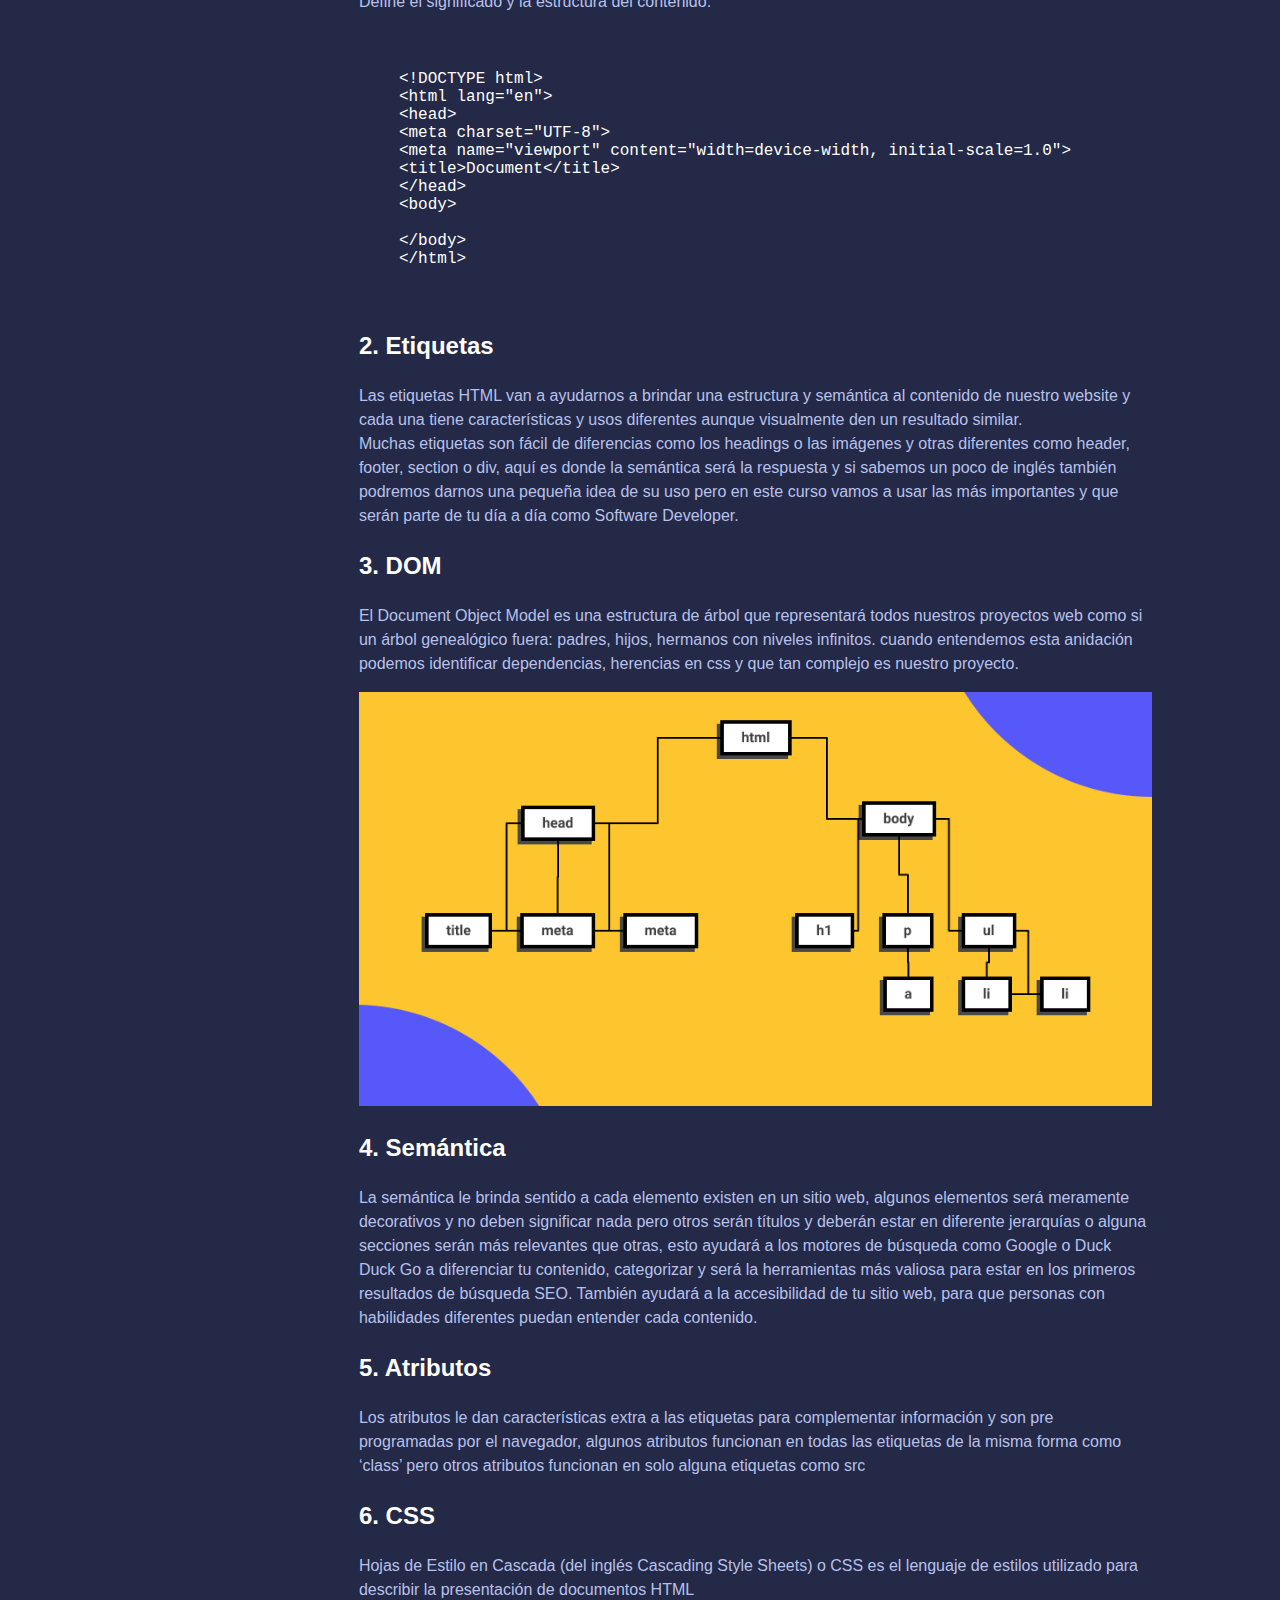
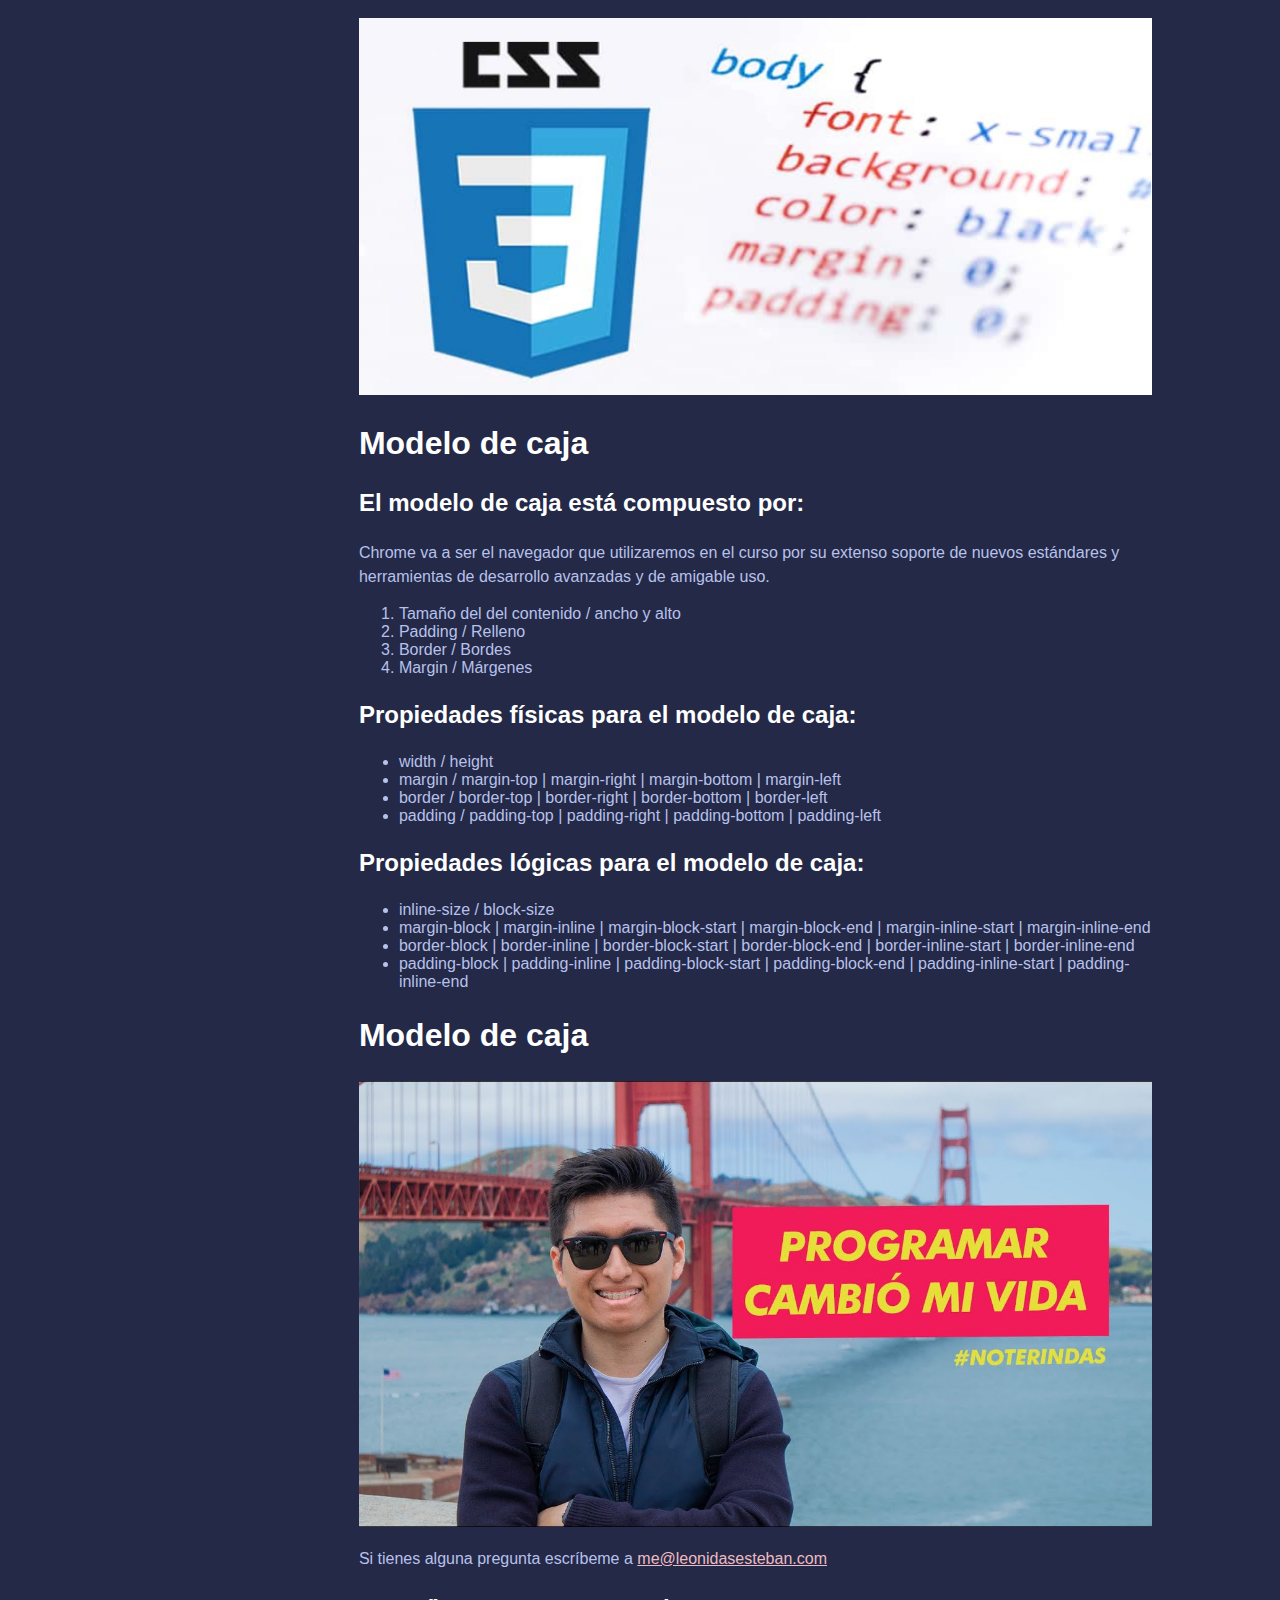
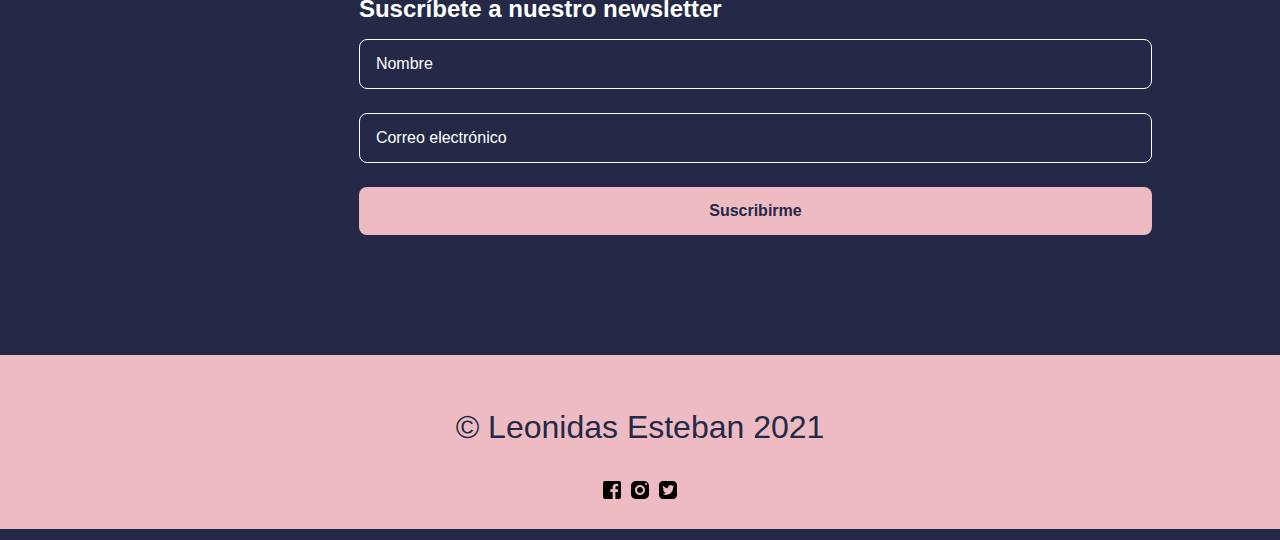
<file: public/containerE.html>
<!DOCTYPE html>
<html lang="es">
  <head>
    <meta charset="UTF-8" />
    <meta http-equiv="X-UA-Compatible" content="IE=edge" />
    <meta name="viewport" content="width=device-width, initial-scale=1.0" />
    <title>Nemium</title>
    <link rel="stylesheet" href="../assets/styles/containerE.css" />
  </head>
  <body>
    <div class="wrapper">
      <aside class="aside">
        <nav class="aside-navbar">
          <div class="themes-container">
            <p class="aside-title">Variantes del proyecto</p>
            <ul class="theme-list">
              <li><a href="../index.html">Nemium A</a></li>
              <li><a href="../public/containerB.html">Nemium B</a></li>
              <li><a href="../public/containerC.html">Nemium C</a></li>
              <li><a href="../public/containerD.html">Nemium D</a></li>
              <li><a class="active" href="../public/containerE.html">Nemium E</a></li>
            </ul>
          </div>

          <p class="aside-title">CONTENIDO</p>
          <details class="dropdown">
            <summary>Setup</summary>
            <ol>
              <li><a href="#chrome">Google Chrome</a></li>
              <li><a href="#vs-code">Visual Studio Code</a></li>
              <li><a href="#figma">Figma</a></li>
              <li><a href="#github">GitHub</a></li>
            </ol>
          </details>

          <details class="dropdown" open>
            <summary>Conceptos esenciales del Desarrollo Web</summary>
            <ol>
              <li><a href="#html">Qué es HTML</a></li>
              <li><a href="#tags">Etiquetas</a></li>
              <li><a href="#dom">DOM</a></li>
              <li><a href="#semantic">Semántica</a></li>
              <li><a href="#attributes">Atributos</a></li>
              <li><a href="#css">Qué es CSS</a></li>
            </ol>
          </details>
        </nav>
      </aside>

      <main class="main-content">
        <h1>Curso esencial de HTML y CSS</h1>
        <p>
          Este es el inicio de tu carrera como Desarrollador Web, empezarás
          aprendiendo HTML y CSS para la creación de contenidos, en el nivel 2
          aprenderás de componentes y en 3 sobre layouts.
        </p>

        <hr class="divider" />

        <section>
          <h2>Setup</h2>

          <img
            id="chrome"
            src="../assets/images/chrome-white.png"
            alt="Chrome Logo"
          />
          <h3>1. Google Chrome</h3>
          <p>
            Chrome va a ser el
            <i><b>navegador que utilizaremos en el curso</b></i>
            por su extenso soporte de nuevos estándares y herramientas de
            desarrollo avanzadas y de amigable uso.
          </p>

          <img
            id="vs-code"
            src="../assets/images/vs-code-white.png"
            alt="Visual Studio Code Logo"
          />
          <h3>2. Visual Studio Code</h3>
          <p>
            Visual Studio Code es el
            <i
              ><b
                >editor de texto más popular y potente del mercado
                actualmente</b
              ></i
            >, su fácil uso y la capacidad de extenderlo por medio de plugins lo
            hace el complemento perfecto para cualquier programador sin importar
            el lenguaje en el que se desemvuelva.
          </p>

          <img
            id="figma"
            src="../assets/images/figma-white.png"
            alt="Figma Logo"
          />
          <h3>3. Figma</h3>
          <p>
            Figma es una la herramienta más popular en la actualidad para
            entregar diseños a los desarrolladores para su implementación por su
            <b><i>fácil uso</i></b> porque puede ser usado directamente desde el
            navegador.
          </p>

          <img
            id="github"
            src="../assets/images/github-white.png"
            alt="Github Logo"
          />
          <h3>4. GitHub</h3>
          <p>
            Así como en Facebook te encuentran tus amigos, en Github
            <i><b>te encuentran otras programadoras y programadores</b></i> de
            todo el mundo, en vez de subir fotos de tus viajes aquí subes tu
            código y puedes elegir hacerlo “open source” o guardarlo de manera
            privada, Github será esencial para almacenar tu futuro portafolio.
          </p>

          <blockquote>
            <span
              >“Este es el inicio de tu carrera como Desarrollador Web”</span
            >
            <span>- Leonidas Esteban</span>
          </blockquote>
        </section>

        <section>
          <h2>Conceptos esenciales del Desarrollo Web</h2>
          <h3 id="html">1. Qué es HTML</h3>
          <p>
            Hyper Text Markup Language o Lenguaje de marcas Hipertexto. Es el
            componente más básico de la web. Define el significado y la
            estructura del contenido.
          </p>
          <pre>
&lt;!DOCTYPE html&gt;
&lt;html lang=&quot;en&quot;&gt;
&lt;head&gt;
&lt;meta charset=&quot;UTF-8&quot;&gt;
&lt;meta name=&quot;viewport&quot; content=&quot;width=device-width, initial-scale=1.0&quot;&gt;
&lt;title&gt;Document&lt;/title&gt;
&lt;/head&gt;
&lt;body&gt;

&lt;/body&gt;
&lt;/html&gt;
</pre
          >

          <h3 id="tags">2. Etiquetas</h3>
          <p>
            Las etiquetas HTML van a ayudarnos a brindar una estructura y
            semántica al contenido de nuestro website y cada una tiene
            características y usos diferentes aunque visualmente den un
            resultado similar.
            <br />
            Muchas etiquetas son fácil de diferencias como los headings o las
            imágenes y otras diferentes como header, footer, section o div, aquí
            es donde la semántica será la respuesta y si sabemos un poco de
            inglés también podremos darnos una pequeña idea de su uso pero en
            este curso vamos a usar las más importantes y que serán parte de tu
            día a día como Software Developer.
          </p>

          <h3 id="dom">3. DOM</h3>
          <p>
            El Document Object Model es una estructura de árbol que representará
            todos nuestros proyectos web como si un árbol genealógico fuera:
            padres, hijos, hermanos con niveles infinitos. cuando entendemos
            esta anidación podemos identificar dependencias, herencias en css y
            que tan complejo es nuestro proyecto.
          </p>
          <img width="100%" src="../assets/images/dom-black.jpg" alt="DOM" />

          <h3 id="semantic">4. Semántica</h3>
          <p>
            La semántica le brinda sentido a cada elemento existen en un sitio
            web, algunos elementos será meramente decorativos y no deben
            significar nada pero otros serán títulos y deberán estar en
            diferente jerarquías o alguna secciones serán más relevantes que
            otras, esto ayudará a los motores de búsqueda como Google o Duck
            Duck Go a diferenciar tu contenido, categorizar y será la
            herramientas más valiosa para estar en los primeros resultados de
            búsqueda SEO. También ayudará a la accesibilidad de tu sitio web,
            para que personas con habilidades diferentes puedan entender cada
            contenido.
          </p>

          <h3 id="attributes">5. Atributos</h3>
          <p>
            Los atributos le dan características extra a las etiquetas para
            complementar información y son pre programadas por el navegador,
            algunos atributos funcionan en todas las etiquetas de la misma forma
            como ‘class’ pero otros atributos funcionan en solo alguna etiquetas
            como src
          </p>

          <h3 id="css">6. CSS</h3>
          <p>
            Hojas de Estilo en Cascada (del inglés Cascading Style Sheets) o CSS
            es el lenguaje de estilos utilizado para describir la presentación
            de documentos HTML
          </p>
          <img width="100%" src="../assets/images/css-black.jpg" alt="CSS" />
        </section>

        <section class="box-model-section">
          <h2>Modelo de caja</h2>
          <h3>El modelo de caja está compuesto por:</h3>
          <p>
            Chrome va a ser el navegador que utilizaremos en el curso por su
            extenso soporte de nuevos estándares y herramientas de desarrollo
            avanzadas y de amigable uso.
          </p>
          <ol>
            <li>Tamaño del del contenido / ancho y alto</li>
            <li>Padding / Relleno</li>
            <li>Border / Bordes</li>
            <li>Margin / Márgenes</li>
          </ol>
          <h3>Propiedades físicas para el modelo de caja:</h3>
          <ul>
            <li>width / height</li>
            <li>
              margin / margin-top | margin-right | margin-bottom | margin-left
            </li>
            <li>
              border / border-top | border-right | border-bottom | border-left
            </li>
            <li>
              padding / padding-top | padding-right | padding-bottom |
              padding-left
            </li>
          </ul>
          <h3>Propiedades lógicas para el modelo de caja:</h3>
          <ul>
            <li>inline-size / block-size</li>
            <li>
              margin-block | margin-inline | margin-block-start |
              margin-block-end | margin-inline-start | margin-inline-end
            </li>
            <li>
              border-block | border-inline | border-block-start |
              border-block-end | border-inline-start | border-inline-end
            </li>
            <li>
              padding-block | padding-inline | padding-block-start |
              padding-block-end | padding-inline-start | padding-inline-end
            </li>
          </ul>
        </section>

        <section>
          <h2>Modelo de caja</h2>
          <img width="100%" src="../assets/images/dev.jpg" alt="CSS" />
          <p>
            Si tienes alguna pregunta escríbeme a
            <a class="email-link" href="mailto:me@leonidasesteban.com"
              >me@leonidasesteban.com</a
            >
          </p>

          <form id="form" class="form" action="#form" method="GET">
            <h3 class="form__title">Suscríbete a nuestro newsletter</h3>
            <input
              class="form__input"
              name="fullname"
              type="text"
              placeholder="Nombre"
              required
            />
            <input
              class="form__input"
              name="email"
              type="email"
              placeholder="Correo electrónico"
              required
            />
            <input class="btn" type="submit" value="Suscribirme" />
          </form>
        </section>
      </main>
    </div>

    <footer class="footer">
      <p class="footer__title">&copy; Leonidas Esteban 2021</p>
      <div class="footer__links">
        <a href="#"
          ><img src="../assets/icons/facebook-black.svg" alt="facebook logo"
        /></a>
        <a href="#"
          ><img src="../assets/icons/instagram-black.svg" alt="instagram logo"
        /></a>
        <a href="#"
          ><img src="../assets/icons/twitter-black.svg" alt="twitter logo"
        /></a>
      </div>
    </footer>
  </body>
</html>
</file>
<file: assets/styles/styles.css>
:root {
  --bg: #fff;
  --bg-code: #fec62e;
  --bg-footer: #212429;
  --bg-footer-text-color: #fff;
  --form-border: 1px solid #616161;
  --btn-bg: #000000;
  --btn-text-color: #ffffff;
  --header-bg: linear-gradient(
      3.36deg,
      #212325 -63.62%,
      rgba(255, 255, 255, 0) 43.49%
    ),
    url("../images/patron-1.png");
  --title-color: hsba(0, 0%, 13%, 1);
  --paragraph-color: hsba(0, 0%, 26%, 1);
}

html {
  font-family: "Roboto", sans-serif;
  font-size: 16px;
  color: var(--paragraph-color);
  scroll-behavior: smooth;
}

body {
  margin: 0;
  background-color: var(--bg);
}

.wrapper {
  display: flex;
  width: 100%;
  margin: 0 auto;
  margin-top: 64px;
  max-width: 1024px;
}

.header {
  width: 100%;
  height: 350px;
  background: var(--header-bg);
  background-repeat: repeat;
}

.aside {
  width: 240px;
  margin-right: 45px;
}
.aside-navbar {
  position: sticky;
  top: 20px;
}
.aside-title {
  font-style: normal;
  font-weight: normal;
  font-size: 14px;
  line-height: 24px;
  text-transform: uppercase;
  color: #616161;
}

.theme-list {
  list-style: none;
  padding: 0;
}

.theme-list a {
  display: block;
  width: 100%;
  padding: 8px;
  font-style: normal;
  font-weight: 500;
  font-size: 14px;
  line-height: 24px;
  color: #808080;
  border-radius: 4px;
  box-sizing: border-box;
  text-decoration: none;
}

.theme-list a.active {
  color: white;
  background-color: black;
}

.dropdown {
  margin-top: 24px;
}
.dropdown summary {
  font-style: normal;
  font-weight: bold;
  font-size: 14px;
  line-height: 24px;
}

.dropdown ol {
  list-style: none;
  padding-left: 20px;
}
.dropdown ol li::before {
  content: counter(li);
  color: #616161;
  display: inline-block;
  width: 1em;
  margin-left: -1em;
}
.dropdown li {
  counter-increment: li;
}
.dropdown a {
  color: #616161;
  text-decoration: none;
}
.dropdown a:hover {
  text-decoration: underline;
}

.dropdown:first-child {
  margin-top: 16px;
}

.main-content {
  width: 100%;
}

.form__title {
  margin-bottom: 0;
}
.form__input {
  width: 100%;
  margin-top: 24px;
  padding: 12px 16px;
  font-size: 16px;
  line-height: 24px;
  border: var(--form-border);
  border-radius: 8px;
  box-sizing: border-box;
}
.form__input:first-of-type {
  margin-top: 16px;
}

.btn {
  width: 100%;
  padding: 12px 16px;
  margin-top: 24px;
  font-weight: bold;
  font-size: 16px;
  line-height: 24px;
  border-radius: 8px;
  text-align: center;
  color: var(--btn-text-color);
  border: none;
  cursor: pointer;
  background-color: var(--btn-bg);
  box-sizing: border-box;
}

/* Text */
h1 {
  margin: 0;
  font-family: Roboto;
  font-style: normal;
  font-weight: normal;
  font-size: 60px;
  line-height: 70px;
  color: var(--title-color);
}

h2 {
  font-style: normal;
  font-weight: normal;
  font-size: 32px;
  line-height: 37px;
  color: var(--title-color);
}

h3 {
  width: max-content;
  font-style: normal;
  font-weight: normal;
  font-size: 24px;
  line-height: 28px;
  color: var(--title-color);
}

h3::after {
  display: block;
  width: 100%;
  height: 4px;
  background: black;
  content: "";
}

.box-model-section h3::after {
  display: none;
}

p {
  font-size: 1rem;
  line-height: 24px;
  color: var(--paragraph-color);
}

blockquote {
  margin: 0;
  padding-left: 20px;
  border-left: 4px solid black;
  color: #424242;
}

blockquote span {
  display: block;
  font-style: normal;
  font-weight: normal;
  font-size: 24px;
  line-height: 32px;
}

blockquote span:nth-child(2) {
  color: #616161;
}

pre {
  padding: 40px;
  background: var(--bg-code);
}

.email-link {
  color: black;
}

.footer {
  display: flex;
  flex-direction: column;
  align-items: center;
  justify-content: center;
  width: 100%;
  height: 174px;
  color: var(--bg-footer-text-color);
  background: var(--bg-footer);
  margin-top: 120px;
}
.footer__title {
  font-style: normal;
  font-weight: normal;
  font-size: 32px;
  line-height: 37px;
}

@media screen and (max-width: 767px) {
  .wrapper {
    flex-direction: column;
  }

  h3 {
    width: 100%;
  }
}
</file>
<file: nemium-b.css>
@import url("https://fonts.googleapis.com/css2?family=Nunito:wght@100;300;400;500;700;900&display=swap");
:root {
  --bg: #251f24;
  --header-bg: linear-gradient(96.07deg, #314755 30.63%, #26a0da 102.18%);
  --code-bg: #3a3539;
  --footer-bg: #fff;
  --quote-bg: #3a3539;

  /* Forms */
  /* Input */
  --input-border: 1px solid #ffffff;
  --input-bg: transparent;
  --input-color: #ffffff;
  --btn-text-color: #ffffff;
  --btn-bg: #157efb;

  --title-color: #ffffff;
  --paragraph-color: #a5a3a5;
  --list-title-color: #fff;
  --footer-text-color: #251f24;
  --link-color: #157efb;
}

html {
  font-family: "Nunito", sans-serif;
  font-size: 16px;
  color: var(--paragraph-color);
  scroll-behavior: smooth;
}

body {
  margin: 0;
  background-color: var(--bg);
}

.wrapper {
  display: flex;
  width: 100%;
  margin: 0 auto;
  margin-top: 64px;
  max-width: 1024px;
}

.header {
  width: 100%;
  height: 350px;
  background: var(--header-bg);
  background-repeat: repeat;
}

.aside {
  width: 240px;
  margin-right: 45px;
}
.aside-navbar {
  position: sticky;
  top: 20px;
}
.aside-title {
  font-style: normal;
  font-weight: normal;
  font-size: 14px;
  line-height: 24px;
  text-transform: uppercase;
  color: var(--list-title-color);
}

.theme-list {
  list-style: none;
  padding: 0;
}

.theme-list a {
  display: block;
  width: 100%;
  padding: 8px;
  font-style: normal;
  font-weight: 500;
  font-size: 14px;
  line-height: 24px;
  color: #808080;
  border-radius: 4px;
  box-sizing: border-box;
  text-decoration: none;
}

.theme-list a.active {
  color: white;
  background-color: black;
}

.dropdown {
  margin-top: 24px;
}
.dropdown summary {
  font-style: normal;
  font-weight: bold;
  font-size: 14px;
  line-height: 24px;
  color: var(--list-title-color);
}

.dropdown ol {
  list-style: none;
  padding-left: 20px;
}
.dropdown ol li::before {
  content: counter(li);
  color: #616161;
  display: inline-block;
  width: 1em;
  margin-left: -1em;
}
.dropdown li {
  counter-increment: li;
}
.dropdown a {
  color: #616161;
  text-decoration: none;
}
.dropdown a:hover {
  text-decoration: underline;
}

.dropdown:first-child {
  margin-top: 16px;
}

.main-content {
  width: 100%;
}

.form__title {
  margin-bottom: 0;
}
.form__input {
  width: 100%;
  margin-top: 24px;
  padding: 12px 16px;
  font-size: 16px;
  line-height: 24px;
  border: var(--input-border);
  background: var(--input-bg);
  border-radius: 8px;
  box-sizing: border-box;
  color: var(--input-color);
}

.form__input::placeholder {
  color: var(--input-color);
}

.form__input:first-of-type {
  margin-top: 16px;
}

.btn {
  width: 100%;
  padding: 12px 16px;
  margin-top: 24px;
  font-weight: bold;
  font-size: 16px;
  line-height: 24px;
  border-radius: 8px;
  text-align: center;
  color: var(--btn-text-color);
  border: none;
  cursor: pointer;
  background-color: var(--btn-bg);
  box-sizing: border-box;
}

/* Text */
h1 {
  margin: 0;
  font-style: normal;
  font-weight: normal;
  font-size: 60px;
  line-height: 70px;
  color: var(--title-color);
}

h2 {
  font-style: normal;
  font-weight: normal;
  font-size: 32px;
  line-height: 37px;
  color: var(--title-color);
}

h3 {
  width: max-content;
  font-style: normal;
  font-weight: normal;
  font-size: 24px;
  line-height: 28px;
  color: var(--title-color);
}

p {
  font-size: 1rem;
  line-height: 24px;
  color: var(--paragraph-color);
}

blockquote {
  margin: 0;
  padding: 20px;
  color: var(--title-color);
  border-radius: 8px;
  background-color: var(--quote-bg);
}

blockquote span {
  display: block;
  font-style: normal;
  font-weight: normal;
  font-size: 24px;
  line-height: 32px;
}

pre {
  padding: 40px;
  white-space: pre-wrap; /* css-3 */
  white-space: -moz-pre-wrap; /* Mozilla, since 1999 */
  white-space: -pre-wrap; /* Opera 4-6 */
  white-space: -o-pre-wrap; /* Opera 7 */
  word-wrap: break-word; /* Internet Explorer 5.5+ */
  color: var(--title-color);
  background: var(--code-bg);
  border-radius: 8px;
}

.email-link {
  color: var(--link-color);
}

.footer {
  display: flex;
  flex-direction: column;
  align-items: center;
  justify-content: center;
  width: 100%;
  height: 174px;

  background: var(--footer-bg);
  margin-top: 120px;
}
.footer__title {
  font-style: normal;
  font-weight: normal;
  font-size: 32px;
  line-height: 37px;
  color: var(--footer-text-color);
}

@media screen and (max-width: 1024px) {
  .wrapper {
    padding: 0 40px;
    box-sizing: border-box;
  }
}

@media screen and (max-width: 768px) {
  .wrapper {
    flex-direction: column;
  }

  h3 {
    width: 100%;
  }
}
</file>
<file: nemium-c.css>
@import url("https://fonts.googleapis.com/css2?family=Roboto:wght@100;300;400;500;700;900&display=swap");
:root {
  --bg: #fff;
  --code-bg: #e5e5e5;
  --footer-bg: #212429;

  /* Forms */
  /* Input */
  --input-border: 1px solid #616161;
  --input-bg: transparent;
  --input-color: #424242;
  --btn-text-color: #ffffff;
  --btn-bg: #000000;

  --title-color: #212121;
  --paragraph-color: #424242;
  --list-title-color: #251f24;
  --footer-text-color: #ffffff;
  --link-color: #251f24;
}

html {
  font-family: "Roboto", sans-serif;
  font-size: 16px;
  color: var(--paragraph-color);
  scroll-behavior: smooth;
}

body {
  margin: 0;
  background-color: var(--bg);
}

.wrapper {
  display: flex;
  flex-direction: column;
  width: 100%;
  margin: 0 auto;
  margin-top: 64px;
  max-width: 1024px;
}

.aside {
  width: 240px;
  margin-right: 45px;
}
.aside-navbar {
  position: sticky;
  top: 20px;
}
.aside-title {
  font-style: normal;
  font-weight: normal;
  font-size: 14px;
  line-height: 24px;
  text-transform: uppercase;
  color: var(--list-title-color);
}

.theme-list {
  list-style: none;
  padding: 0;
}

.theme-list a {
  display: block;
  width: 100%;
  padding: 8px;
  font-style: normal;
  font-weight: 500;
  font-size: 14px;
  line-height: 24px;
  color: #808080;
  border-radius: 4px;
  box-sizing: border-box;
  text-decoration: none;
}

.theme-list a.active {
  color: white;
  background-color: black;
}

.dropdown {
  margin-top: 24px;
}
.dropdown summary {
  font-style: normal;
  font-weight: bold;
  font-size: 14px;
  line-height: 24px;
  color: var(--list-title-color);
}

.dropdown ol {
  list-style: none;
  padding-left: 20px;
}
.dropdown ol li::before {
  content: counter(li);
  color: #616161;
  display: inline-block;
  width: 1em;
  margin-left: -1em;
}
.dropdown li {
  counter-increment: li;
}
.dropdown a {
  color: #616161;
  text-decoration: none;
}
.dropdown a:hover {
  text-decoration: underline;
}

.dropdown:first-child {
  margin-top: 16px;
}

.main-content {
  width: 100%;
  margin-top: 80px;
}

.form__title {
  margin-bottom: 0;
}
.form__input {
  width: 100%;
  margin-top: 24px;
  padding: 12px 16px;
  font-size: 16px;
  line-height: 24px;
  border: var(--input-border);
  background: var(--input-bg);
  border-radius: 8px;
  box-sizing: border-box;
  color: var(--input-color);
}

.form__input::placeholder {
  color: var(--input-color);
}

.form__input:first-of-type {
  margin-top: 16px;
}

.btn {
  width: 100%;
  padding: 12px 16px;
  margin-top: 24px;
  font-weight: bold;
  font-size: 16px;
  line-height: 24px;
  border-radius: 8px;
  text-align: center;
  color: var(--btn-text-color);
  border: none;
  cursor: pointer;
  background-color: var(--btn-bg);
  box-sizing: border-box;
}

/* Text */
h1 {
  margin: 0;
  font-style: normal;
  font-weight: normal;
  font-size: 60px;
  line-height: 70px;
  color: var(--title-color);
}

h2 {
  font-style: normal;
  font-weight: normal;
  font-size: 32px;
  line-height: 37px;
  color: var(--title-color);
}

h3 {
  width: max-content;
  font-style: normal;
  font-weight: normal;
  font-size: 24px;
  line-height: 28px;
  color: var(--title-color);
}

p {
  font-size: 1rem;
  line-height: 24px;
  color: var(--paragraph-color);
}

blockquote {
  margin: 0;
  padding: 20px;
  color: var(--title-color);
  border-left: 4px solid black;
}

blockquote span {
  display: block;
  font-style: normal;
  font-weight: normal;
  font-size: 24px;
  line-height: 32px;
}

pre {
  padding: 40px;
  white-space: pre-wrap; /* css-3 */
  white-space: -moz-pre-wrap; /* Mozilla, since 1999 */
  white-space: -pre-wrap; /* Opera 4-6 */
  white-space: -o-pre-wrap; /* Opera 7 */
  word-wrap: break-word; /* Internet Explorer 5.5+ */
  color: var(--title-color);
  background: var(--code-bg);
  border-radius: 8px;
}

.email-link {
  color: var(--link-color);
}

.footer {
  display: flex;
  flex-direction: column;
  align-items: center;
  justify-content: center;
  width: 100%;
  height: 174px;

  background: var(--footer-bg);
  margin-top: 120px;
}
.footer__title {
  font-style: normal;
  font-weight: normal;
  font-size: 32px;
  line-height: 37px;
  color: var(--footer-text-color);
}

@media screen and (max-width: 1024px) {
  .wrapper {
    padding: 0 40px;
    box-sizing: border-box;
  }
}

@media screen and (max-width: 768px) {
  .wrapper {
    flex-direction: column;
  }

  h3 {
    width: 100%;
  }
}
</file>
<file: nemium-d.css>
@import url("https://fonts.googleapis.com/css2?family=Rubik:wght@100;300;400;500;700;900&display=swap");
:root {
  --bg: #251f24;
  --header-bg: linear-gradient(
      274.51deg,
      rgba(74, 0, 224, 0.6) 5%,
      rgba(142, 45, 226, 0.5) 130.61%
    ),
    url("./assets/images/patron-2.png");
  --code-bg: #3a3539;
  --footer-bg: #fff;
  --quote-bg: #3a3539;

  /* Forms */
  /* Input */
  --input-border: 1px solid #ffffff;
  --input-bg: transparent;
  --input-color: #ffffff;
  --btn-text-color: #ffffff;
  --btn-bg: #157efb;

  --title-color: #ffffff;
  --paragraph-color: #a5a3a5;
  --list-title-color: #fff;
  --footer-text-color: #251f24;
  --link-color: #157efb;
}

html {
  font-family: "Rubik", sans-serif;
  font-size: 16px;
  color: var(--paragraph-color);
  scroll-behavior: smooth;
}

body {
  margin: 0;
  background-color: var(--bg);
}

.wrapper {
  display: flex;
  flex-direction: row-reverse;
  gap: 45px;
  width: 100%;
  margin: 0 auto;
  margin-top: 64px;
  max-width: 1024px;
}

.header {
  width: 100%;
  height: 350px;
  background: var(--header-bg);
  background-repeat: repeat;
}

.aside {
  width: 240px;
}
.aside-navbar {
  position: sticky;
  top: 20px;
}
.aside-title {
  font-style: normal;
  font-weight: normal;
  font-size: 14px;
  line-height: 24px;
  text-transform: uppercase;
  color: var(--list-title-color);
}

.theme-list {
  list-style: none;
  padding: 0;
}

.theme-list a {
  display: block;
  width: 100%;
  padding: 8px;
  font-style: normal;
  font-weight: 500;
  font-size: 14px;
  line-height: 24px;
  color: #808080;
  border-radius: 4px;
  box-sizing: border-box;
  text-decoration: none;
}

.theme-list a.active {
  color: white;
  background-color: black;
}

.dropdown {
  margin-top: 24px;
}
.dropdown summary {
  font-style: normal;
  font-weight: bold;
  font-size: 14px;
  line-height: 24px;
  color: var(--list-title-color);
}

.dropdown ol {
  list-style: none;
  padding-left: 20px;
}
.dropdown ol li::before {
  content: counter(li);
  color: #616161;
  display: inline-block;
  width: 1em;
  margin-left: -1em;
}
.dropdown li {
  counter-increment: li;
}
.dropdown a {
  color: #616161;
  text-decoration: none;
}
.dropdown a:hover {
  text-decoration: underline;
}

.dropdown:first-child {
  margin-top: 16px;
}

.main-content {
  width: 100%;
  text-align: center;
}

.form__title {
  margin-bottom: 0;
}
.form__input {
  width: 100%;
  margin-top: 24px;
  padding: 12px 16px;
  font-size: 16px;
  line-height: 24px;
  border: var(--input-border);
  background: var(--input-bg);
  border-radius: 8px;
  box-sizing: border-box;
  color: var(--input-color);
}

.form__input::placeholder {
  color: var(--input-color);
}

.form__input:first-of-type {
  margin-top: 16px;
}

.btn {
  width: 100%;
  padding: 12px 16px;
  margin-top: 24px;
  font-weight: bold;
  font-size: 16px;
  line-height: 24px;
  border-radius: 8px;
  text-align: center;
  color: var(--btn-text-color);
  border: none;
  cursor: pointer;
  background-color: var(--btn-bg);
  box-sizing: border-box;
}

/* Text */
h1 {
  margin: 0;
  font-style: normal;
  font-weight: normal;
  font-size: 60px;
  line-height: 70px;
  color: var(--title-color);
}

h2 {
  font-style: normal;
  font-weight: normal;
  font-size: 32px;
  line-height: 37px;
  color: var(--title-color);
}

h3 {
  width: max-content;
  font-style: normal;
  font-weight: normal;
  font-size: 24px;
  line-height: 28px;
  color: var(--title-color);
}

p {
  font-size: 1rem;
  line-height: 24px;
  color: var(--paragraph-color);
}

blockquote {
  margin: 0;
  padding: 20px;
  color: var(--title-color);
  border-radius: 8px;
  background-color: var(--quote-bg);
}

blockquote span {
  display: block;
  font-style: normal;
  font-weight: normal;
  font-size: 24px;
  line-height: 32px;
}

pre {
  padding: 40px;
  white-space: pre-wrap; /* css-3 */
  white-space: -moz-pre-wrap; /* Mozilla, since 1999 */
  white-space: -pre-wrap; /* Opera 4-6 */
  white-space: -o-pre-wrap; /* Opera 7 */
  word-wrap: break-word; /* Internet Explorer 5.5+ */
  color: var(--title-color);
  background: var(--code-bg);
  border-radius: 8px;
}

.email-link {
  color: var(--link-color);
}

.footer {
  display: flex;
  flex-direction: column;
  align-items: center;
  justify-content: center;
  width: 100%;
  height: 174px;

  background: var(--footer-bg);
  margin-top: 120px;
}
.footer__title {
  font-style: normal;
  font-weight: normal;
  font-size: 32px;
  line-height: 37px;
  color: var(--footer-text-color);
}

@media screen and (max-width: 1024px) {
  .wrapper {
    padding: 0 40px;
    box-sizing: border-box;
  }
}

@media screen and (max-width: 768px) {
  .wrapper {
    flex-direction: column;
  }

  h3 {
    width: 100%;
  }
}
</file>
<file: nemium-e.css>
@import url("https://fonts.googleapis.com/css2?family=Montserrat:wght@100;300;400;500;700;900&display=swap");
:root {
  --bg: #232946;
  --header-bg: linear-gradient(96.07deg, #314755 30.63%, #26a0da 102.18%);
  --code-bg: transparent;
  --footer-bg: #eebbc3;
  --quote-bg: #d4939d;

  /* Forms */
  /* Input */
  --input-border: 1px solid #ffffff;
  --input-bg: transparent;
  --input-color: #ffffff;
  --btn-text-color: #232946;
  --btn-bg: #eebbc3;

  --title-color: #ffffff;
  --paragraph-color: #b8c1ec;
  --list-title-color: #fff;
  --footer-text-color: #232946;
  --link-color: #eebbc3;
}

html {
  font-family: "Montserrat", sans-serif;
  font-size: 16px;
  color: var(--paragraph-color);
  scroll-behavior: smooth;
}

body {
  margin: 0;
  background-color: var(--bg);
}

.wrapper {
  display: flex;
  width: 100%;
  margin: 0 auto;
  margin-top: 64px;
  max-width: 1024px;
}

.aside {
  width: 240px;
  margin-right: 45px;
}
.aside-navbar {
  position: sticky;
  top: 20px;
}
.aside-title {
  font-style: normal;
  font-weight: normal;
  font-size: 14px;
  line-height: 24px;
  text-transform: uppercase;
  color: var(--list-title-color);
}

.theme-list {
  list-style: none;
  padding: 0;
}

.theme-list a {
  display: block;
  width: 100%;
  padding: 8px;
  font-style: normal;
  font-weight: 500;
  font-size: 14px;
  line-height: 24px;
  color: #b8c1ec;
  border-radius: 4px;
  box-sizing: border-box;
  text-decoration: none;
}

.theme-list a.active {
  color: white;
  background-color: black;
}

.dropdown {
  margin-top: 24px;
}
.dropdown summary {
  font-style: normal;
  font-weight: bold;
  font-size: 14px;
  line-height: 24px;
  color: var(--list-title-color);
}

.dropdown ol {
  list-style: none;
  padding-left: 20px;
}
.dropdown ol li::before {
  content: counter(li);
  color: #b8c1ec;
  display: inline-block;
  width: 1em;
  margin-left: -1em;
}
.dropdown li {
  counter-increment: li;
}
.dropdown a {
  color: #b8c1ec;
  text-decoration: none;
}
.dropdown a:hover {
  text-decoration: underline;
}

.dropdown:first-child {
  margin-top: 16px;
}

.main-content {
  width: 100%;
}

.form__title {
  margin-bottom: 0;
}
.form__input {
  width: 100%;
  margin-top: 24px;
  padding: 12px 16px;
  font-size: 16px;
  line-height: 24px;
  border: var(--input-border);
  background: var(--input-bg);
  border-radius: 8px;
  box-sizing: border-box;
  color: var(--input-color);
}

.form__input::placeholder {
  color: var(--input-color);
}

.form__input:first-of-type {
  margin-top: 16px;
}

.btn {
  width: 100%;
  padding: 12px 16px;
  margin-top: 24px;
  font-weight: bold;
  font-size: 16px;
  line-height: 24px;
  border-radius: 8px;
  text-align: center;
  color: var(--btn-text-color);
  border: none;
  cursor: pointer;
  background-color: var(--btn-bg);
  box-sizing: border-box;
}

/* Text */
h1 {
  margin: 0;
  font-style: normal;
  font-weight: bold;
  font-size: 60px;
  line-height: 70px;
  color: var(--title-color);
}

h2 {
  font-style: normal;
  font-weight: bold;
  font-size: 32px;
  line-height: 37px;
  color: var(--title-color);
}

h3 {
  font-style: normal;
  font-weight: bold;
  font-size: 24px;
  line-height: 28px;
  color: var(--title-color);
}

p {
  font-size: 1rem;
  line-height: 24px;
  color: var(--paragraph-color);
}

blockquote {
  margin: 0;
  padding: 20px;
  color: #232946;
  border-radius: 8px;
  background-color: var(--quote-bg);
}

blockquote span {
  display: block;
  font-style: normal;
  font-weight: normal;
  font-size: 24px;
  line-height: 32px;
}

pre {
  padding: 40px;
  white-space: pre-wrap; /* css-3 */
  white-space: -moz-pre-wrap; /* Mozilla, since 1999 */
  white-space: -pre-wrap; /* Opera 4-6 */
  white-space: -o-pre-wrap; /* Opera 7 */
  word-wrap: break-word; /* Internet Explorer 5.5+ */
  color: var(--title-color);
  background: var(--code-bg);
  border-radius: 8px;
}

.email-link {
  color: var(--link-color);
}

.footer {
  display: flex;
  flex-direction: column;
  align-items: center;
  justify-content: center;
  width: 100%;
  height: 174px;

  background: var(--footer-bg);
  margin-top: 120px;
}
.footer__title {
  font-style: normal;
  font-weight: normal;
  font-size: 32px;
  line-height: 37px;
  color: var(--footer-text-color);
}

@media screen and (max-width: 1024px) {
  .wrapper {
    padding: 0 40px;
    box-sizing: border-box;
  }
}

@media screen and (max-width: 768px) {
  .wrapper {
    flex-direction: column;
  }

  h3 {
    width: 100%;
  }
}
</file>
<file: assets/styles/containerB.css>
:root {
  --bg: #251f24;
  --header-bg: linear-gradient(96.07deg, #314755 30.63%, #26a0da 102.18%);
  --code-bg: #3a3539;
  --footer-bg: #fff;
  --quote-bg: #3a3539;
  --input-border: 1px solid #ffffff;
  --input-bg: transparent;
  --input-color: #ffffff;
  --btn-text-color: #ffffff;
  --btn-bg: #157efb;

  --title-color: #ffffff;
  --paragraph-color: #a5a3a5;
  --list-title-color: #fff;
  --footer-text-color: #251f24;
  --link-color: #157efb;
}

html {
  font-family: "Nunito", sans-serif;
  font-size: 16px;
  color: var(--paragraph-color);
  scroll-behavior: smooth;
}

body {
  margin: 0;
  background-color: var(--bg);
}

.wrapper {
  display: flex;
  width: 100%;
  margin: 0 auto;
  margin-top: 64px;
  max-width: 1024px;
}

.header {
  width: 100%;
  height: 350px;
  background: var(--header-bg);
  background-repeat: repeat;
}

.aside {
  width: 240px;
  margin-right: 45px;
}
.aside-navbar {
  position: sticky;
  top: 20px;
}
.aside-title {
  font-style: normal;
  font-weight: normal;
  font-size: 14px;
  line-height: 24px;
  text-transform: uppercase;
  color: var(--list-title-color);
}

.theme-list {
  list-style: none;
  padding: 0;
}

.theme-list a {
  display: block;
  width: 100%;
  padding: 8px;
  font-style: normal;
  font-weight: 500;
  font-size: 14px;
  line-height: 24px;
  color: #808080;
  border-radius: 4px;
  box-sizing: border-box;
  text-decoration: none;
}

.theme-list a.active {
  color: white;
  background-color: black;
}

.dropdown {
  margin-top: 24px;
}
.dropdown summary {
  font-style: normal;
  font-weight: bold;
  font-size: 14px;
  line-height: 24px;
  color: var(--list-title-color);
}

.dropdown ol {
  list-style: none;
  padding-left: 20px;
}
.dropdown ol li::before {
  content: counter(li);
  color: #616161;
  display: inline-block;
  width: 1em;
  margin-left: -1em;
}
.dropdown li {
  counter-increment: li;
}
.dropdown a {
  color: #616161;
  text-decoration: none;
}
.dropdown a:hover {
  text-decoration: underline;
}

.dropdown:first-child {
  margin-top: 16px;
}

.main-content {
  width: 100%;
}

.form__title {
  margin-bottom: 0;
}
.form__input {
  width: 100%;
  margin-top: 24px;
  padding: 12px 16px;
  font-size: 16px;
  line-height: 24px;
  border: var(--input-border);
  background: var(--input-bg);
  border-radius: 8px;
  box-sizing: border-box;
  color: var(--input-color);
}

.form__input::placeholder {
  color: var(--input-color);
}

.form__input:first-of-type {
  margin-top: 16px;
}

.btn {
  width: 100%;
  padding: 12px 16px;
  margin-top: 24px;
  font-weight: bold;
  font-size: 16px;
  line-height: 24px;
  border-radius: 8px;
  text-align: center;
  color: var(--btn-text-color);
  border: none;
  cursor: pointer;
  background-color: var(--btn-bg);
  box-sizing: border-box;
}

/* Text */
h1 {
  margin: 0;
  font-style: normal;
  font-weight: normal;
  font-size: 60px;
  line-height: 70px;
  color: var(--title-color);
}

h2 {
  font-style: normal;
  font-weight: normal;
  font-size: 32px;
  line-height: 37px;
  color: var(--title-color);
}

h3 {
  width: max-content;
  font-style: normal;
  font-weight: normal;
  font-size: 24px;
  line-height: 28px;
  color: var(--title-color);
}

p {
  font-size: 1rem;
  line-height: 24px;
  color: var(--paragraph-color);
}

blockquote {
  margin: 0;
  padding: 20px;
  color: var(--title-color);
  border-radius: 8px;
  background-color: var(--quote-bg);
}

blockquote span {
  display: block;
  font-style: normal;
  font-weight: normal;
  font-size: 24px;
  line-height: 32px;
}

.email-link {
  color: var(--link-color);
}

.footer {
  display: flex;
  flex-direction: column;
  align-items: center;
  justify-content: center;
  width: 100%;
  height: 174px;

  background: var(--footer-bg);
  margin-top: 120px;
}
.footer__title {
  font-style: normal;
  font-weight: normal;
  font-size: 32px;
  line-height: 37px;
  color: var(--footer-text-color);
}

@media screen and (max-width: 767px) {
  .wrapper {
    flex-direction: column;
  }

  h3 {
    width: 100%;
  }
}
</file>
<file: assets/styles/containerC.css>
:root {
  --bg: #fff;
  --code-bg: #e5e5e5;
  --footer-bg: #212429;
  --input-border: 1px solid #616161;
  --input-bg: transparent;
  --input-color: #424242;
  --btn-text-color: #ffffff;
  --btn-bg: #000000;

  --title-color: #212121;
  --paragraph-color: #424242;
  --list-title-color: #251f24;
  --footer-text-color: #ffffff;
  --link-color: #251f24;
}

html {
  font-family: "Roboto", sans-serif;
  font-size: 16px;
  color: var(--paragraph-color);
  scroll-behavior: smooth;
}

body {
  margin: 0;
  background-color: var(--bg);
}

.wrapper {
  display: flex;
  flex-direction: column;
  width: 100%;
  margin: 0 auto;
  margin-top: 64px;
  max-width: 1024px;
}

.aside {
  width: 240px;
  margin-right: 45px;
}
.aside-navbar {
  position: sticky;
  top: 20px;
}
.aside-title {
  font-style: normal;
  font-weight: normal;
  font-size: 14px;
  line-height: 24px;
  text-transform: uppercase;
  color: var(--list-title-color);
}

.theme-list {
  list-style: none;
  padding: 0;
}

.theme-list a {
  display: block;
  width: 100%;
  padding: 8px;
  font-style: normal;
  font-weight: 500;
  font-size: 14px;
  line-height: 24px;
  color: #808080;
  border-radius: 4px;
  box-sizing: border-box;
  text-decoration: none;
}

.theme-list a.active {
  color: white;
  background-color: black;
}

.dropdown {
  margin-top: 24px;
}
.dropdown summary {
  font-style: normal;
  font-weight: bold;
  font-size: 14px;
  line-height: 24px;
  color: var(--list-title-color);
}

.dropdown ol {
  list-style: none;
  padding-left: 20px;
}
.dropdown ol li::before {
  content: counter(li);
  color: #616161;
  display: inline-block;
  width: 1em;
  margin-left: -1em;
}
.dropdown li {
  counter-increment: li;
}
.dropdown a {
  color: #616161;
  text-decoration: none;
}
.dropdown a:hover {
  text-decoration: underline;
}

.dropdown:first-child {
  margin-top: 16px;
}

.main-content {
  width: 100%;
  margin-top: 80px;
}

.form__title {
  margin-bottom: 0;
}
.form__input {
  width: 100%;
  margin-top: 24px;
  padding: 12px 16px;
  font-size: 16px;
  line-height: 24px;
  border: var(--input-border);
  background: var(--input-bg);
  border-radius: 8px;
  box-sizing: border-box;
  color: var(--input-color);
}

.form__input::placeholder {
  color: var(--input-color);
}

.form__input:first-of-type {
  margin-top: 16px;
}

.btn {
  width: 100%;
  padding: 12px 16px;
  margin-top: 24px;
  font-weight: bold;
  font-size: 16px;
  line-height: 24px;
  border-radius: 8px;
  text-align: center;
  color: var(--btn-text-color);
  border: none;
  cursor: pointer;
  background-color: var(--btn-bg);
  box-sizing: border-box;
}

/* Text */
h1 {
  margin: 0;
  font-style: normal;
  font-weight: normal;
  font-size: 60px;
  line-height: 70px;
  color: var(--title-color);
}

h2 {
  font-style: normal;
  font-weight: normal;
  font-size: 32px;
  line-height: 37px;
  color: var(--title-color);
}

h3 {
  width: max-content;
  font-style: normal;
  font-weight: normal;
  font-size: 24px;
  line-height: 28px;
  color: var(--title-color);
}

p {
  font-size: 1rem;
  line-height: 24px;
  color: var(--paragraph-color);
}

blockquote {
  margin: 0;
  padding: 20px;
  color: var(--title-color);
  border-left: 4px solid black;
}

blockquote span {
  display: block;
  font-style: normal;
  font-weight: normal;
  font-size: 24px;
  line-height: 32px;
}

pre {
  padding: 40px;
  color: var(--title-color);
  background: var(--code-bg);
  border-radius: 8px;
}

.email-link {
  color: var(--link-color);
}

.footer {
  display: flex;
  flex-direction: column;
  align-items: center;
  justify-content: center;
  width: 100%;
  height: 174px;

  background: var(--footer-bg);
  margin-top: 120px;
}
.footer__title {
  font-style: normal;
  font-weight: normal;
  font-size: 32px;
  line-height: 37px;
  color: var(--footer-text-color);
}

@media screen and (max-width: 767px) {
  .wrapper {
    flex-direction: column;
  }

  h3 {
    width: 100%;
  }
}
</file>
<file: assets/styles/containerD.css>
:root {
  --bg: #ffffff;
  --header-bg: linear-gradient(
      274.51deg,
      rgba(74, 0, 224, 0.6) 5%,
      rgba(142, 45, 226, 0.5) 130.61%
    ),
    url("../images/patron-2.png");
  --code-bg: #ffffff;
  --footer-bg: #000000;
  --quote-bg: #ffffff;
  --input-border: 1px solid #000000;
  --input-bg: #ffffff;
  --input-color: #000000;
  --btn-text-color: #ffffff;
  --btn-bg: #157efb;

  --title-color: #000000;
  --paragraph-color: #a5a3a5;
  --list-title-color: #000000;
  --footer-text-color: #ffffff;
  --link-color: #157efb;
}

html {
  font-family: "Rubik", sans-serif;
  font-size: 16px;
  color: var(--paragraph-color);
  scroll-behavior: smooth;
}

body {
  margin: 0;
  background-color: var(--bg);
}

.wrapper {
  display: flex;
  flex-direction: row-reverse;
  gap: 45px;
  width: 100%;
  margin: 0 auto;
  margin-top: 64px;
  max-width: 1024px;
}

.header {
  width: 100%;
  height: 350px;
  background: var(--header-bg);
  background-repeat: repeat;
}

.aside {
  width: 240px;
}
.aside-navbar {
  position: sticky;
  top: 20px;
}
.aside-title {
  font-style: normal;
  font-weight: normal;
  font-size: 14px;
  line-height: 24px;
  text-transform: uppercase;
  color: var(--list-title-color);
}

.theme-list {
  list-style: none;
  padding: 0;
}

.theme-list a {
  display: block;
  width: 100%;
  padding: 8px;
  font-style: normal;
  font-weight: 500;
  font-size: 14px;
  line-height: 24px;
  color: #808080;
  border-radius: 4px;
  box-sizing: border-box;
  text-decoration: none;
}

.theme-list a.active {
  color: white;
  background-color: black;
}

.dropdown {
  margin-top: 24px;
}
.dropdown summary {
  font-style: normal;
  font-weight: bold;
  font-size: 14px;
  line-height: 24px;
  color: var(--list-title-color);
}

.dropdown ol {
  list-style: none;
  padding-left: 20px;
}
.dropdown ol li::before {
  content: counter(li);
  color: #616161;
  display: inline-block;
  width: 1em;
  margin-left: -1em;
}
.dropdown li {
  counter-increment: li;
}
.dropdown a {
  color: #616161;
  text-decoration: none;
}
.dropdown a:hover {
  text-decoration: underline;
}

.dropdown:first-child {
  margin-top: 16px;
}

.main-content {
  width: 100%;
  text-align: center;
}

.form__title {
  margin-bottom: 0;
}
.form__input {
  width: 100%;
  margin-top: 24px;
  padding: 12px 16px;
  font-size: 16px;
  line-height: 24px;
  border: var(--input-border);
  background: var(--input-bg);
  border-radius: 8px;
  box-sizing: border-box;
  color: var(--input-color);
}

.box-model-section{
  text-align: left;
}

pre {
  text-align: left;
  padding: 40px;
  color: var(--title-color);
  background: var(--code-bg);
  border-radius: 8px;
}

.form__input::placeholder {
  color: var(--input-color);
}

.form__input:first-of-type {
  margin-top: 16px;
}

.btn {
  width: 100%;
  padding: 12px 16px;
  margin-top: 24px;
  font-weight: bold;
  font-size: 16px;
  line-height: 24px;
  border-radius: 8px;
  text-align: center;
  color: var(--btn-text-color);
  border: none;
  cursor: pointer;
  background-color: var(--btn-bg);
  box-sizing: border-box;
}

h1 {
  margin: 0;
  font-style: normal;
  font-weight: normal;
  font-size: 60px;
  line-height: 70px;
  color: var(--title-color);
}

h2 {
  font-style: normal;
  font-weight: normal;
  font-size: 32px;
  line-height: 37px;
  color: var(--title-color);
}

h3 {

  font-style: normal;
  font-weight: normal;
  font-size: 24px;
  line-height: 28px;
  color: var(--title-color);
}

p {
  font-size: 1rem;
  line-height: 24px;
  color: var(--paragraph-color);
}

blockquote {
  margin: 0;
  padding: 20px;
  color: var(--title-color);
  border-radius: 8px;
  background-color: var(--quote-bg);
}

blockquote span {
  display: block;
  font-style: normal;
  font-weight: normal;
  font-size: 24px;
  line-height: 32px;
}

.email-link {
  color: var(--link-color);
}

.footer {
  display: flex;
  flex-direction: column;
  align-items: center;
  justify-content: center;
  width: 100%;
  height: 174px;

  background: var(--footer-bg);
  margin-top: 120px;
}
.footer__title {
  font-style: normal;
  font-weight: normal;
  font-size: 32px;
  line-height: 37px;
  color: var(--footer-text-color);
}

@media screen and (max-width: 767px) {
  .wrapper {
    flex-direction: column;
  }

  h3 {
    width: 100%;
  }
}
</file>
<file: assets/styles/containerE.css>
:root {
  --bg: #232946;
  --header-bg: linear-gradient(96.07deg, #314755 30.63%, #26a0da 102.18%);
  --code-bg: transparent;
  --footer-bg: #eebbc3;
  --quote-bg: #d4939d;
  --input-border: 1px solid #ffffff;
  --input-bg: transparent;
  --input-color: #ffffff;
  --btn-text-color: #232946;
  --btn-bg: #eebbc3;

  --title-color: #ffffff;
  --paragraph-color: #b8c1ec;
  --list-title-color: #fff;
  --footer-text-color: #232946;
  --link-color: #eebbc3;
}

html {
  font-family: "Montserrat", sans-serif;
  font-size: 16px;
  color: var(--paragraph-color);
  scroll-behavior: smooth;
}

body {
  margin: 0;
  background-color: var(--bg);
}

.wrapper {
  display: flex;
  width: 100%;
  margin: 0 auto;
  margin-top: 64px;
  max-width: 1024px;
}

.aside {
  width: 240px;
  margin-right: 45px;
}
.aside-navbar {
  position: sticky;
  top: 20px;
}
.aside-title {
  font-style: normal;
  font-weight: normal;
  font-size: 14px;
  line-height: 24px;
  text-transform: uppercase;
  color: var(--list-title-color);
}

.theme-list {
  list-style: none;
  padding: 0;
}

.theme-list a {
  display: block;
  width: 100%;
  padding: 8px;
  font-style: normal;
  font-weight: 500;
  font-size: 14px;
  line-height: 24px;
  color: #b8c1ec;
  border-radius: 4px;
  box-sizing: border-box;
  text-decoration: none;
}

.theme-list a.active {
  color: white;
  background-color: black;
}

.dropdown {
  margin-top: 24px;
}
.dropdown summary {
  font-style: normal;
  font-weight: bold;
  font-size: 14px;
  line-height: 24px;
  color: var(--list-title-color);
}

.dropdown ol {
  list-style: none;
  padding-left: 20px;
}
.dropdown ol li::before {
  content: counter(li);
  color: #b8c1ec;
  display: inline-block;
  width: 1em;
  margin-left: -1em;
}
.dropdown li {
  counter-increment: li;
}
.dropdown a {
  color: #b8c1ec;
  text-decoration: none;
}
.dropdown a:hover {
  text-decoration: underline;
}

.dropdown:first-child {
  margin-top: 16px;
}

.main-content {
  width: 100%;
}

.form__title {
  margin-bottom: 0;
}
.form__input {
  width: 100%;
  margin-top: 24px;
  padding: 12px 16px;
  font-size: 16px;
  line-height: 24px;
  border: var(--input-border);
  background: var(--input-bg);
  border-radius: 8px;
  box-sizing: border-box;
  color: var(--input-color);
}

.form__input::placeholder {
  color: var(--input-color);
}

.form__input:first-of-type {
  margin-top: 16px;
}

.btn {
  width: 100%;
  padding: 12px 16px;
  margin-top: 24px;
  font-weight: bold;
  font-size: 16px;
  line-height: 24px;
  border-radius: 8px;
  text-align: center;
  color: var(--btn-text-color);
  border: none;
  cursor: pointer;
  background-color: var(--btn-bg);
  box-sizing: border-box;
}

/* Text */
h1 {
  margin: 0;
  font-style: normal;
  font-weight: bold;
  font-size: 60px;
  line-height: 70px;
  color: var(--title-color);
}

h2 {
  font-style: normal;
  font-weight: bold;
  font-size: 32px;
  line-height: 37px;
  color: var(--title-color);
}

h3 {
  font-style: normal;
  font-weight: bold;
  font-size: 24px;
  line-height: 28px;
  color: var(--title-color);
}

p {
  font-size: 1rem;
  line-height: 24px;
  color: var(--paragraph-color);
}

blockquote {
  margin: 0;
  padding: 20px;
  color: #232946;
  border-radius: 8px;
  background-color: var(--quote-bg);
}

blockquote span {
  display: block;
  font-style: normal;
  font-weight: normal;
  font-size: 24px;
  line-height: 32px;
}

pre {
  padding: 40px;
  color: var(--title-color);
  background: var(--code-bg);
  border-radius: 8px;
}

.email-link {
  color: var(--link-color);
}

.footer {
  display: flex;
  flex-direction: column;
  align-items: center;
  justify-content: center;
  width: 100%;
  height: 174px;

  background: var(--footer-bg);
  margin-top: 120px;
}
.footer__title {
  font-style: normal;
  font-weight: normal;
  font-size: 32px;
  line-height: 37px;
  color: var(--footer-text-color);
}

@media screen and (max-width: 767px) {
  .wrapper {
    flex-direction: column;
  }

  h3 {
    width: 100%;
  }
}
</file>
